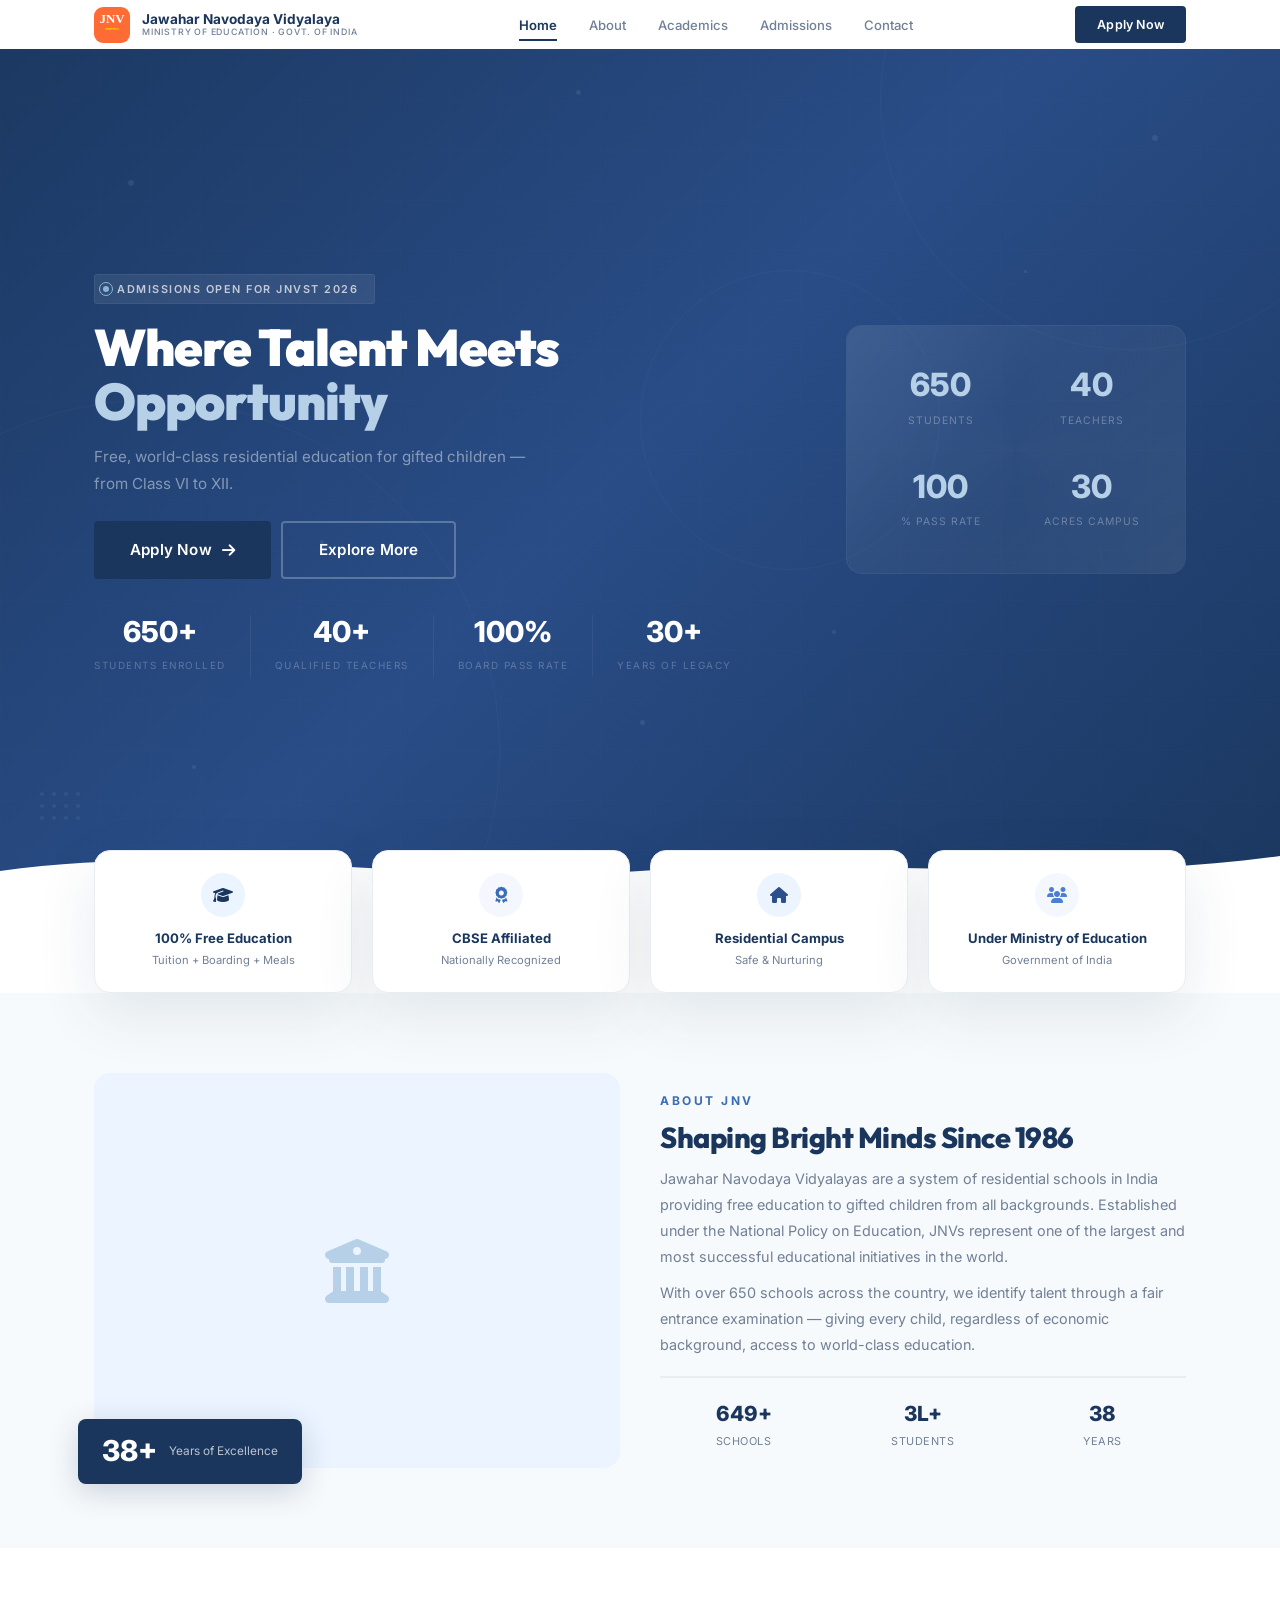
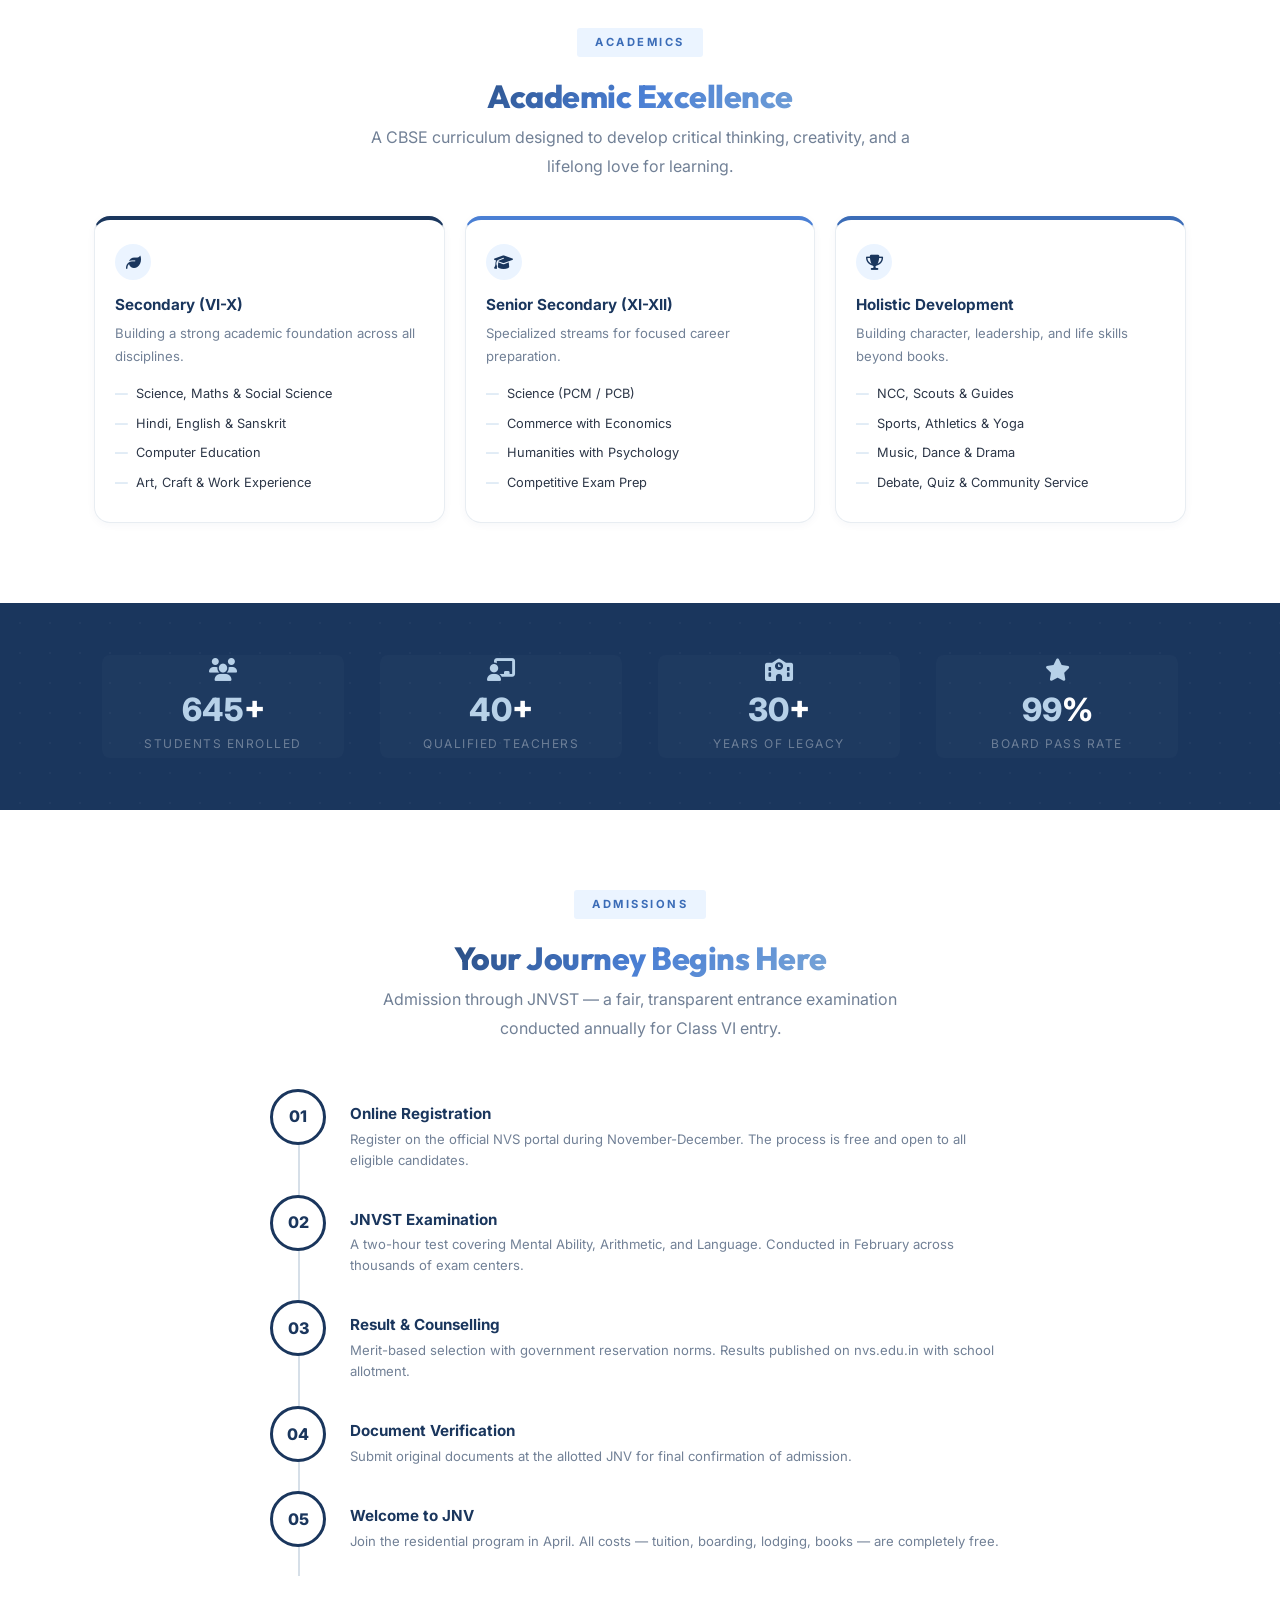
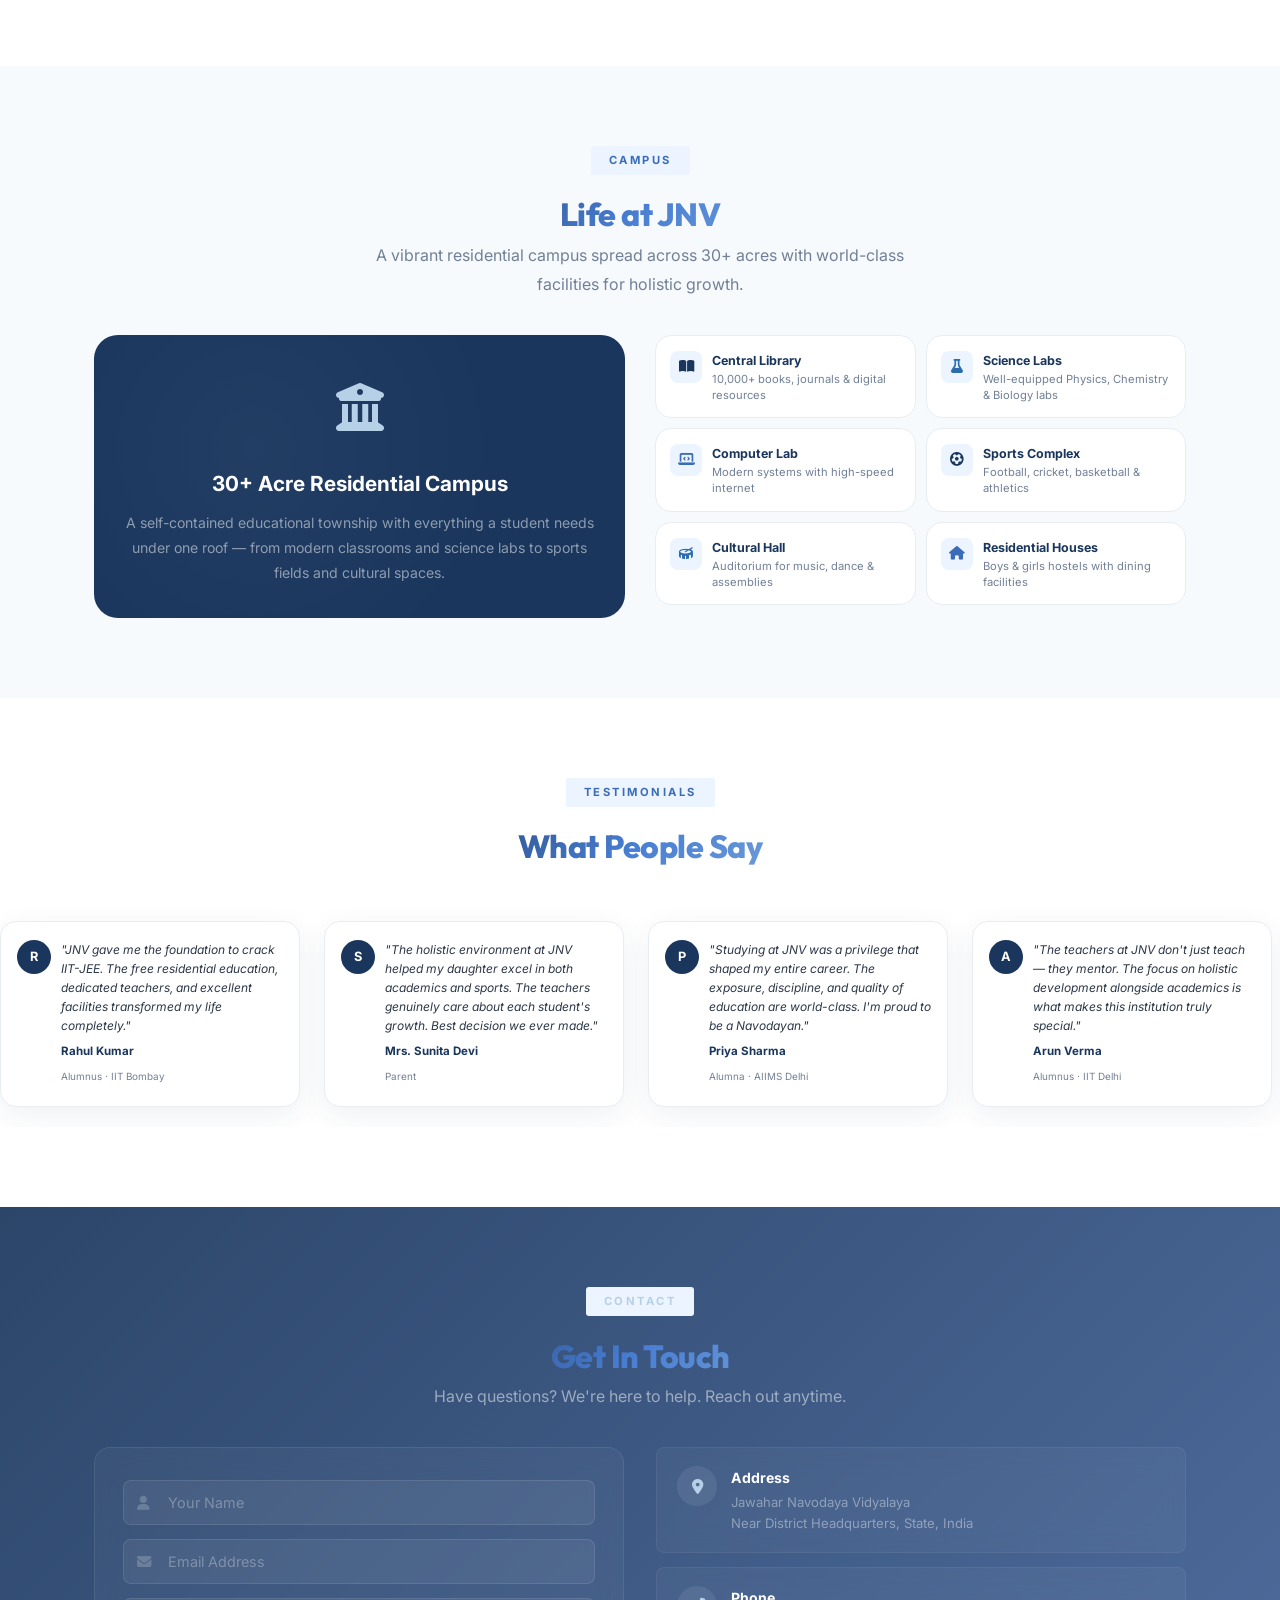
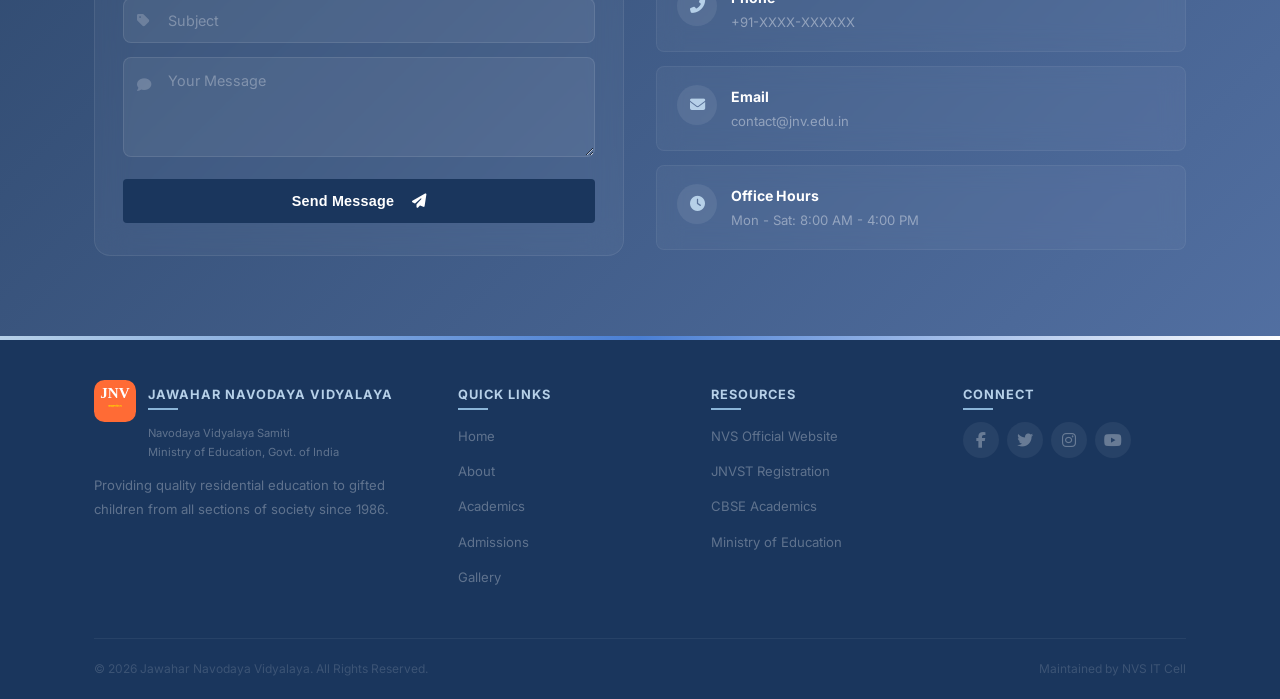
<file: index.html>
<!DOCTYPE html>
<html lang="en">
<head>
  <meta charset="UTF-8">
  <meta name="viewport" content="width=device-width, initial-scale=1.0">
  <title>Jawahar Navodaya Vidyalaya - JNV</title>
  <link rel="stylesheet" href="https://cdnjs.cloudflare.com/ajax/libs/font-awesome/6.5.0/css/all.min.css">
  <link rel="stylesheet" href="css/style.css">
  <link rel="stylesheet" href="css/responsive.css">
</head>
<body>

  <div class="scroll-indicator" id="scrollIndicator"></div>

  <header class="header" id="header">
    <div class="container">
      <nav class="navbar">
        <a href="#" class="nav-brand">
          <img src="assets/images/hero/college-logo.svg" alt="JNV" class="logo">
          <div class="brand-text">
            <span class="brand-name">Jawahar Navodaya Vidyalaya</span>
            <span class="brand-sub">Ministry of Education · Govt. of India</span>
          </div>
        </a>
        <ul class="nav-menu" id="navMenu">
          <li><a href="#hero" class="nav-link active">Home</a></li>
          <li><a href="#about" class="nav-link">About</a></li>
          <li><a href="#academics" class="nav-link">Academics</a></li>
          <li><a href="#admissions" class="nav-link">Admissions</a></li>
          <li><a href="#contact" class="nav-link">Contact</a></li>
        </ul>
        <div class="nav-actions">
          <a href="#admissions" class="btn btn-primary">Apply Now</a>
          <button class="hamburger" id="hamburger" aria-label="Menu">
            <span></span><span></span><span></span>
          </button>
        </div>
      </nav>
    </div>
  </header>

  <!-- ===== HERO ===== -->
  <section class="hero" id="hero">
    <div class="hero-bg">
      <div class="hero-grid"></div>
      <div class="hero-circle hero-circle-1"></div>
      <div class="hero-circle hero-circle-2"></div>
      <div class="hero-circle hero-circle-3"></div>
      <div class="hero-dots">
        <span></span><span></span><span></span><span></span>
        <span></span><span></span><span></span><span></span>
        <span></span><span></span><span></span><span></span>
      </div>
      <div class="hero-particles">
        <span class="hero-particle"></span>
        <span class="hero-particle"></span>
        <span class="hero-particle"></span>
        <span class="hero-particle"></span>
        <span class="hero-particle"></span>
        <span class="hero-particle"></span>
        <span class="hero-particle"></span>
        <span class="hero-particle"></span>
      </div>
    </div>
    <div class="container">
      <div class="hero-content">
        <div class="hero-badge">
          <span class="dot"></span>
          Admissions Open for JNVST 2026
        </div>
        <div class="hero-inner">
          <div class="hero-text">
            <h1>Where Talent Meets <span class="highlight">Opportunity</span></h1>
            <p>Free, world-class residential education for gifted children — from Class VI to XII.</p>
            <div class="hero-cta">
              <a href="#admissions" class="btn btn-primary btn-lg">Apply Now <i class="fas fa-arrow-right"></i></a>
              <a href="#about" class="btn btn-outline btn-lg">Explore More</a>
            </div>
          </div>
          <div class="hero-visual">
            <div class="hero-card">
              <div class="hero-card-grid">
                <div class="hc-item"><span class="num" data-count="650">0</span><span class="lbl">Students</span></div>
                <div class="hc-item"><span class="num" data-count="40">0</span><span class="lbl">Teachers</span></div>
                <div class="hc-item"><span class="num" data-count="100">0</span><span class="lbl">% Pass Rate</span></div>
                <div class="hc-item"><span class="num" data-count="30">0</span><span class="lbl">Acres Campus</span></div>
              </div>
            </div>
          </div>
        </div>
        <div class="hero-stats">
          <div class="hero-stat"><span class="num">650+</span><span class="lbl">Students Enrolled</span></div>
          <div class="hero-stat-divider"></div>
          <div class="hero-stat"><span class="num">40+</span><span class="lbl">Qualified Teachers</span></div>
          <div class="hero-stat-divider"></div>
          <div class="hero-stat"><span class="num">100%</span><span class="lbl">Board Pass Rate</span></div>
          <div class="hero-stat-divider"></div>
          <div class="hero-stat"><span class="num">30+</span><span class="lbl">Years of Legacy</span></div>
        </div>
      </div>
    </div>
    <div class="hero-shape">
      <svg viewBox="0 0 1440 80" preserveAspectRatio="none">
        <path d="M0,80 L0,40 C240,0 480,60 720,40 C960,20 1200,60 1440,20 L1440,80 L0,80 Z"></path>
      </svg>
    </div>
  </section>

  <!-- ===== PILLARS ===== -->
  <section class="pillars" id="pillars">
    <div class="container">
      <div class="pillars-grid">
        <div class="pillar-card reveal r-1">
          <div class="pillar-icon pi-1"><i class="fas fa-graduation-cap"></i></div>
          <div class="pillar-text"><h4>100% Free Education</h4><p>Tuition + Boarding + Meals</p></div>
        </div>
        <div class="pillar-card reveal r-2">
          <div class="pillar-icon pi-2"><i class="fas fa-award"></i></div>
          <div class="pillar-text"><h4>CBSE Affiliated</h4><p>Nationally Recognized</p></div>
        </div>
        <div class="pillar-card reveal r-3">
          <div class="pillar-icon pi-3"><i class="fas fa-home"></i></div>
          <div class="pillar-text"><h4>Residential Campus</h4><p>Safe &amp; Nurturing</p></div>
        </div>
        <div class="pillar-card reveal r-4">
          <div class="pillar-icon pi-4"><i class="fas fa-users"></i></div>
          <div class="pillar-text"><h4>Under Ministry of Education</h4><p>Government of India</p></div>
        </div>
      </div>
    </div>
  </section>

  <!-- ===== ABOUT ===== -->
  <section class="section bg-cream" id="about">
    <div class="container">
      <div class="about-grid">
        <div class="about-visual reveal from-left r-1">
          <div class="about-frame">
            <div class="af-content"><i class="fas fa-building-columns"></i></div>
          </div>
          <div class="about-float">
            <span class="num">38+</span>
            <p>Years of Excellence</p>
          </div>
        </div>
        <div class="about-text reveal from-right r-2">
          <div class="label">About JNV</div>
          <h2>Shaping Bright Minds Since 1986</h2>
          <p>Jawahar Navodaya Vidyalayas are a system of residential schools in India providing free education to gifted children from all backgrounds. Established under the National Policy on Education, JNVs represent one of the largest and most successful educational initiatives in the world.</p>
          <p>With over 650 schools across the country, we identify talent through a fair entrance examination — giving every child, regardless of economic background, access to world-class education.</p>
          <div class="about-stats">
            <div class="as-item"><span class="as-num"><span data-count="650">0</span>+</span><span class="as-label">Schools</span></div>
            <div class="as-item"><span class="as-num"><span data-count="3">0</span>L+</span><span class="as-label">Students</span></div>
            <div class="as-item"><span class="as-num"><span data-count="38">0</span></span><span class="as-label">Years</span></div>
          </div>
        </div>
      </div>
    </div>
  </section>

  <!-- ===== ACADEMICS ===== -->
  <section class="section bg-white" id="academics">
    <div class="container">
      <div class="section-head reveal">
        <span class="section-tag">Academics</span>
        <h2>Academic Excellence</h2>
        <p>A CBSE curriculum designed to develop critical thinking, creativity, and a lifelong love for learning.</p>
      </div>
      <div class="acad-grid">
        <div class="acad-card reveal r-1">
          <div class="acad-icon"><i class="fas fa-leaf"></i></div>
          <h3>Secondary (VI-X)</h3>
          <p>Building a strong academic foundation across all disciplines.</p>
          <ul class="acad-list">
            <li>Science, Maths & Social Science</li>
            <li>Hindi, English & Sanskrit</li>
            <li>Computer Education</li>
            <li>Art, Craft & Work Experience</li>
          </ul>
        </div>
        <div class="acad-card reveal r-2">
          <div class="acad-icon"><i class="fas fa-graduation-cap"></i></div>
          <h3>Senior Secondary (XI-XII)</h3>
          <p>Specialized streams for focused career preparation.</p>
          <ul class="acad-list">
            <li>Science (PCM / PCB)</li>
            <li>Commerce with Economics</li>
            <li>Humanities with Psychology</li>
            <li>Competitive Exam Prep</li>
          </ul>
        </div>
        <div class="acad-card reveal r-3">
          <div class="acad-icon"><i class="fas fa-trophy"></i></div>
          <h3>Holistic Development</h3>
          <p>Building character, leadership, and life skills beyond books.</p>
          <ul class="acad-list">
            <li>NCC, Scouts & Guides</li>
            <li>Sports, Athletics & Yoga</li>
            <li>Music, Dance & Drama</li>
            <li>Debate, Quiz & Community Service</li>
          </ul>
        </div>
      </div>
    </div>
  </section>

  <!-- ===== STATS ===== -->
  <section class="stats-bar">
    <div class="container">
      <div class="stats-row">
        <div class="s-item reveal r-1"><i class="s-icon fas fa-users"></i><span class="s-num"><span data-count="650">0</span>+</span><span class="s-lbl">Students Enrolled</span></div>
        <div class="s-item reveal r-2"><i class="s-icon fas fa-chalkboard-user"></i><span class="s-num"><span data-count="40">0</span>+</span><span class="s-lbl">Qualified Teachers</span></div>
        <div class="s-item reveal r-3"><i class="s-icon fas fa-school"></i><span class="s-num"><span data-count="30">0</span>+</span><span class="s-lbl">Years of Legacy</span></div>
        <div class="s-item reveal r-4"><i class="s-icon fas fa-star"></i><span class="s-num"><span data-count="100">0</span>%</span><span class="s-lbl">Board Pass Rate</span></div>
      </div>
    </div>
  </section>

  <!-- ===== ADMISSIONS ===== -->
  <section class="section bg-white" id="admissions">
    <div class="container">
      <div class="section-head reveal">
        <span class="section-tag">Admissions</span>
        <h2>Your Journey Begins Here</h2>
        <p>Admission through JNVST — a fair, transparent entrance examination conducted annually for Class VI entry.</p>
      </div>
      <div class="timeline">
        <div class="tl-item"><div class="tl-marker">01</div><div class="tl-content"><h3>Online Registration</h3><p>Register on the official NVS portal during November-December. The process is free and open to all eligible candidates.</p></div></div>
        <div class="tl-item"><div class="tl-marker">02</div><div class="tl-content"><h3>JNVST Examination</h3><p>A two-hour test covering Mental Ability, Arithmetic, and Language. Conducted in February across thousands of exam centers.</p></div></div>
        <div class="tl-item"><div class="tl-marker">03</div><div class="tl-content"><h3>Result & Counselling</h3><p>Merit-based selection with government reservation norms. Results published on nvs.edu.in with school allotment.</p></div></div>
        <div class="tl-item"><div class="tl-marker">04</div><div class="tl-content"><h3>Document Verification</h3><p>Submit original documents at the allotted JNV for final confirmation of admission.</p></div></div>
        <div class="tl-item"><div class="tl-marker">05</div><div class="tl-content"><h3>Welcome to JNV</h3><p>Join the residential program in April. All costs — tuition, boarding, lodging, books — are completely free.</p></div></div>
      </div>
    </div>
  </section>

  <!-- ===== CAMPUS ===== -->
  <section class="section bg-cream" id="campus">
    <div class="container">
      <div class="section-head reveal">
        <span class="section-tag">Campus</span>
        <h2>Life at JNV</h2>
        <p>A vibrant residential campus spread across 30+ acres with world-class facilities for holistic growth.</p>
      </div>
      <div class="campus-showcase">
        <div class="cs-featured reveal r-1">
          <div class="csf-icon"><i class="fas fa-building-columns"></i></div>
          <div class="csf-text">
            <h3>30+ Acre Residential Campus</h3>
            <p>A self-contained educational township with everything a student needs under one roof — from modern classrooms and science labs to sports fields and cultural spaces.</p>
          </div>
        </div>
        <div class="cs-list">
          <div class="cs-item reveal r-1"><div class="csi-icon" style="background:var(--primary-100);color:var(--primary);"><i class="fas fa-book-open"></i></div><div class="csi-text"><h4>Central Library</h4><p>10,000+ books, journals & digital resources</p></div></div>
          <div class="cs-item reveal r-2"><div class="csi-icon" style="background:#EBF4FF;color:#2B6CB0;"><i class="fas fa-flask"></i></div><div class="csi-text"><h4>Science Labs</h4><p>Well-equipped Physics, Chemistry & Biology labs</p></div></div>
          <div class="cs-item reveal r-1"><div class="csi-icon" style="background:var(--primary-100);color:var(--primary-600);"><i class="fas fa-laptop-code"></i></div><div class="csi-text"><h4>Computer Lab</h4><p>Modern systems with high-speed internet</p></div></div>
          <div class="cs-item reveal r-2"><div class="csi-icon" style="background:#EBF4FF;color:var(--primary);"><i class="fas fa-futbol"></i></div><div class="csi-text"><h4>Sports Complex</h4><p>Football, cricket, basketball & athletics</p></div></div>
          <div class="cs-item reveal r-1"><div class="csi-icon" style="background:var(--primary-100);color:#2B6CB0;"><i class="fas fa-drum"></i></div><div class="csi-text"><h4>Cultural Hall</h4><p>Auditorium for music, dance & assemblies</p></div></div>
          <div class="cs-item reveal r-2"><div class="csi-icon" style="background:#EBF4FF;color:var(--primary-600);"><i class="fas fa-home"></i></div><div class="csi-text"><h4>Residential Houses</h4><p>Boys & girls hostels with dining facilities</p></div></div>
        </div>
      </div>
    </div>
  </section>

  <!-- Gallery section removed — photos will be added later -->

  <!-- ===== NOTICES ===== -->
  <section class="section bg-cream" id="notices" style="display:none;">
    <div class="container">
      <div class="section-head reveal">
        <span class="section-tag">Updates</span>
        <h2>Notices & Announcements</h2>
      </div>
      <div class="notices-list" id="noticesList"></div>
    </div>
  </section>

  <!-- ===== TESTIMONIALS ===== -->
  <section class="section bg-white" id="testimonials">
    <div class="container">
      <div class="section-head reveal">
        <span class="section-tag">Testimonials</span>
        <h2>What People Say</h2>
      </div>
    </div>
    <div class="testi-float-wrap">
      <div class="testi-float-track" id="testiTrack">
        <div class="testi-float-card">
          <div class="tfc-icon">R</div>
          <div class="tfc-text">
            <p>"JNV gave me the foundation to crack IIT-JEE. The free residential education, dedicated teachers, and excellent facilities transformed my life completely."</p>
            <strong>Rahul Kumar</strong>
            <span>Alumnus · IIT Bombay</span>
          </div>
        </div>
        <div class="testi-float-card">
          <div class="tfc-icon">S</div>
          <div class="tfc-text">
            <p>"The holistic environment at JNV helped my daughter excel in both academics and sports. The teachers genuinely care about each student's growth. Best decision we ever made."</p>
            <strong>Mrs. Sunita Devi</strong>
            <span>Parent</span>
          </div>
        </div>
        <div class="testi-float-card">
          <div class="tfc-icon">P</div>
          <div class="tfc-text">
            <p>"Studying at JNV was a privilege that shaped my entire career. The exposure, discipline, and quality of education are world-class. I'm proud to be a Navodayan."</p>
            <strong>Priya Sharma</strong>
            <span>Alumna · AIIMS Delhi</span>
          </div>
        </div>
        <div class="testi-float-card">
          <div class="tfc-icon">A</div>
          <div class="tfc-text">
            <p>"The teachers at JNV don't just teach — they mentor. The focus on holistic development alongside academics is what makes this institution truly special."</p>
            <strong>Arun Verma</strong>
            <span>Alumnus · IIT Delhi</span>
          </div>
        </div>
        <div class="testi-float-card">
          <div class="tfc-icon">N</div>
          <div class="tfc-text">
            <p>"JNV gave my son a disciplined yet nurturing environment. The residential program built his character and independence. Forever grateful to this institution."</p>
            <strong>Mrs. Neha Gupta</strong>
            <span>Parent</span>
          </div>
        </div>
        <div class="testi-float-card">
          <div class="tfc-icon">V</div>
          <div class="tfc-text">
            <p>"Being a Navodayan shaped who I am today. The exposure, the competitions, the sports — everything contributed to my growth. Proud to be part of this legacy."</p>
            <strong>Vikram Singh</strong>
            <span>Alumnus · NIT Trichy</span>
          </div>
        </div>
      </div>
    </div>
  </section>

  <!-- ===== GET IN TOUCH ===== -->
  <section class="section git-section" id="contact">
    <div class="git-bg">
      <div class="git-overlay"></div>
    </div>
    <div class="container">
      <div class="section-head reveal" style="position:relative;z-index:1;">
        <span class="section-tag" style="color:var(--primary-200)">Contact</span>
        <h2 style="color:var(--white)">Get In Touch</h2>
        <p style="color:rgba(255,255,255,0.5)">Have questions? We're here to help. Reach out anytime.</p>
      </div>
      <div class="git-grid">
        <div class="git-card reveal from-left r-1">
          <form id="contactForm">
            <div class="git-input-group">
              <input type="text" placeholder="Your Name" required>
              <span class="git-input-icon"><i class="fas fa-user"></i></span>
            </div>
            <div class="git-input-group">
              <input type="email" placeholder="Email Address" required>
              <span class="git-input-icon"><i class="fas fa-envelope"></i></span>
            </div>
            <div class="git-input-group">
              <input type="text" placeholder="Subject">
              <span class="git-input-icon"><i class="fas fa-tag"></i></span>
            </div>
            <div class="git-input-group">
              <textarea placeholder="Your Message" rows="4" required></textarea>
              <span class="git-input-icon git-textarea-icon"><i class="fas fa-comment"></i></span>
            </div>
            <button type="submit" class="btn btn-primary btn-block">Send Message <i class="fas fa-paper-plane"></i></button>
          </form>
        </div>
        <div class="git-contact reveal from-right r-2">
          <div class="git-contact-card">
            <div class="git-c-icon"><i class="fas fa-map-marker-alt"></i></div>
            <div><h4>Address</h4><p>Jawahar Navodaya Vidyalaya<br>Near District Headquarters, State, India</p></div>
          </div>
          <div class="git-contact-card">
            <div class="git-c-icon"><i class="fas fa-phone-alt"></i></div>
            <div><h4>Phone</h4><p>+91-XXXX-XXXXXX</p></div>
          </div>
          <div class="git-contact-card">
            <div class="git-c-icon"><i class="fas fa-envelope"></i></div>
            <div><h4>Email</h4><p>contact@jnv.edu.in</p></div>
          </div>
          <div class="git-contact-card">
            <div class="git-c-icon"><i class="fas fa-clock"></i></div>
            <div><h4>Office Hours</h4><p>Mon - Sat: 8:00 AM - 4:00 PM</p></div>
          </div>
        </div>
      </div>
    </div>
  </section>

  <footer class="footer">
    <div class="container">
      <div class="footer-grid">
        <div class="footer-col">
          <div class="footer-brand">
            <img src="assets/images/hero/college-logo.svg" alt="JNV" class="footer-logo">
            <div><h4>Jawahar Navodaya Vidyalaya</h4><p>Navodaya Vidyalaya Samiti<br>Ministry of Education, Govt. of India</p></div>
          </div>
          <p class="footer-desc">Providing quality residential education to gifted children from all sections of society since 1986.</p>
        </div>
        <div class="footer-col">
          <h4>Quick Links</h4>
          <ul>
            <li><a href="#hero">Home</a></li>
            <li><a href="#about">About</a></li>
            <li><a href="#academics">Academics</a></li>
            <li><a href="#admissions">Admissions</a></li>
            <li><a href="#gallery">Gallery</a></li>
          </ul>
        </div>
        <div class="footer-col">
          <h4>Resources</h4>
          <ul>
            <li><a href="https://navodaya.gov.in" target="_blank" rel="noopener">NVS Official Website</a></li>
            <li><a href="https://cbseitms.nic.in/nvs" target="_blank" rel="noopener">JNVST Registration</a></li>
            <li><a href="https://cbse.gov.in" target="_blank" rel="noopener">CBSE Academics</a></li>
            <li><a href="https://education.gov.in" target="_blank" rel="noopener">Ministry of Education</a></li>
          </ul>
        </div>
        <div class="footer-col">
          <h4>Connect</h4>
          <div class="social-links">
            <a href="#" aria-label="Facebook"><i class="fab fa-facebook-f"></i></a>
            <a href="#" aria-label="Twitter"><i class="fab fa-twitter"></i></a>
            <a href="#" aria-label="Instagram"><i class="fab fa-instagram"></i></a>
            <a href="#" aria-label="YouTube"><i class="fab fa-youtube"></i></a>
          </div>
        </div>
      </div>
      <div class="footer-bottom">
        <p>&copy; 2026 Jawahar Navodaya Vidyalaya. All Rights Reserved.</p>
        <p>Maintained by NVS IT Cell</p>
      </div>
    </div>
  </footer>

  <button class="back-top" id="backTop"><i class="fas fa-arrow-up"></i></button>

  <script src="js/main.js"></script>
</body>
</html>
</file>
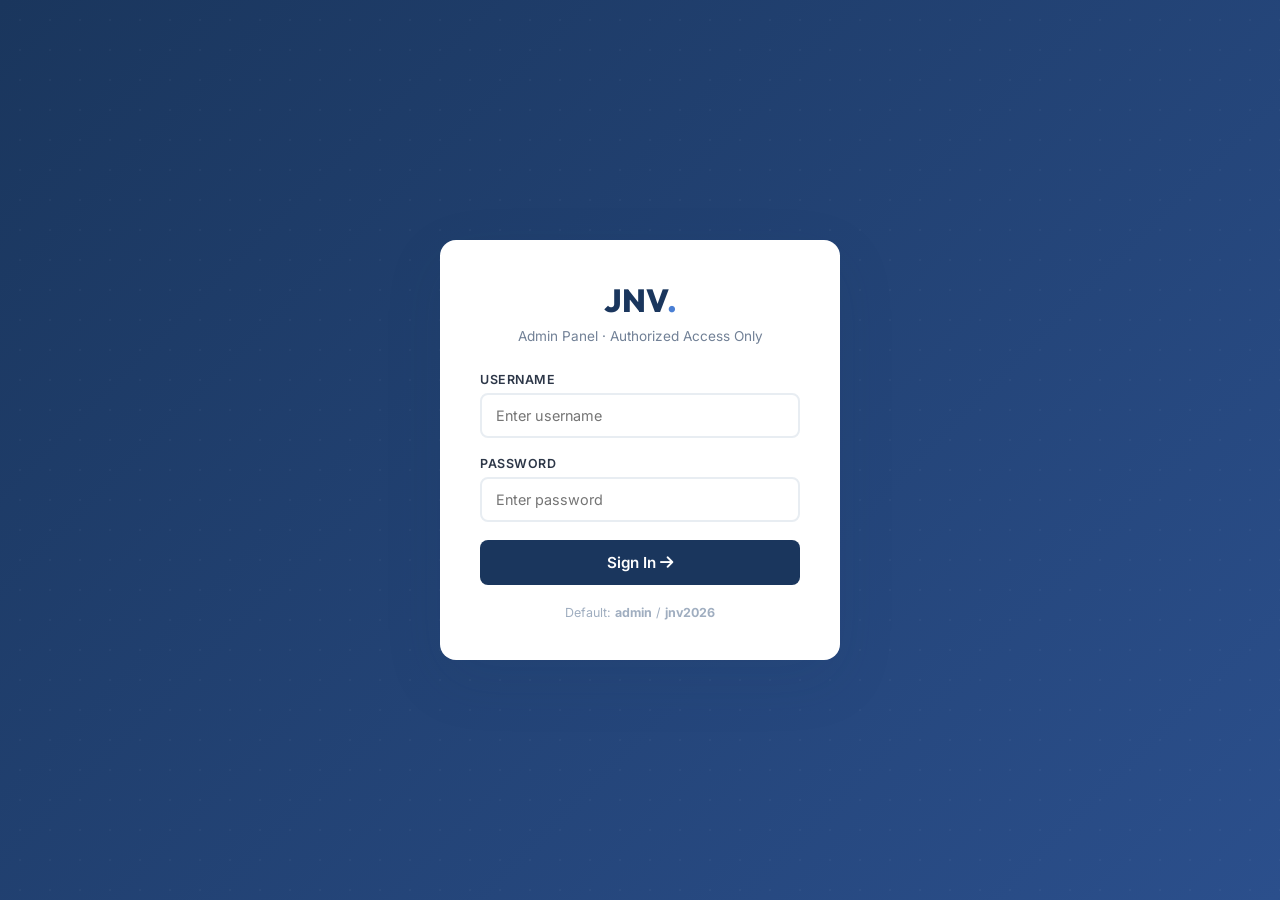
<file: college-website/admin/index.html>
<!DOCTYPE html>
<html lang="en">
<head>
  <meta charset="UTF-8">
  <meta name="viewport" content="width=device-width, initial-scale=1.0">
  <title>Admin Login - JNV</title>
  <link rel="stylesheet" href="https://cdnjs.cloudflare.com/ajax/libs/font-awesome/6.5.0/css/all.min.css">
  <link rel="stylesheet" href="css/admin.css">
</head>
<body>
  <div class="login-page">
    <div class="login-box">
      <div class="login-logo">JNV<span>.</span></div>
      <div class="login-sub">Admin Panel · Authorized Access Only</div>
      <div class="login-error" id="loginError"><i class="fas fa-exclamation-circle"></i> <span id="loginErrorText"></span></div>
      <form id="loginForm" autocomplete="off">
        <div class="form-group">
          <label>Username</label>
          <input type="text" id="loginUser" placeholder="Enter username" required>
        </div>
        <div class="form-group">
          <label>Password</label>
          <input type="password" id="loginPass" placeholder="Enter password" required>
        </div>
        <button type="submit" class="login-btn" id="loginBtn">Sign In <i class="fas fa-arrow-right"></i></button>
      </form>
      <div class="login-footer">
        Default: <strong>admin</strong> / <strong>jnv2026</strong>
      </div>
    </div>
  </div>
  <script src="js/admin.js"></script>
</body>
</html>
</file>
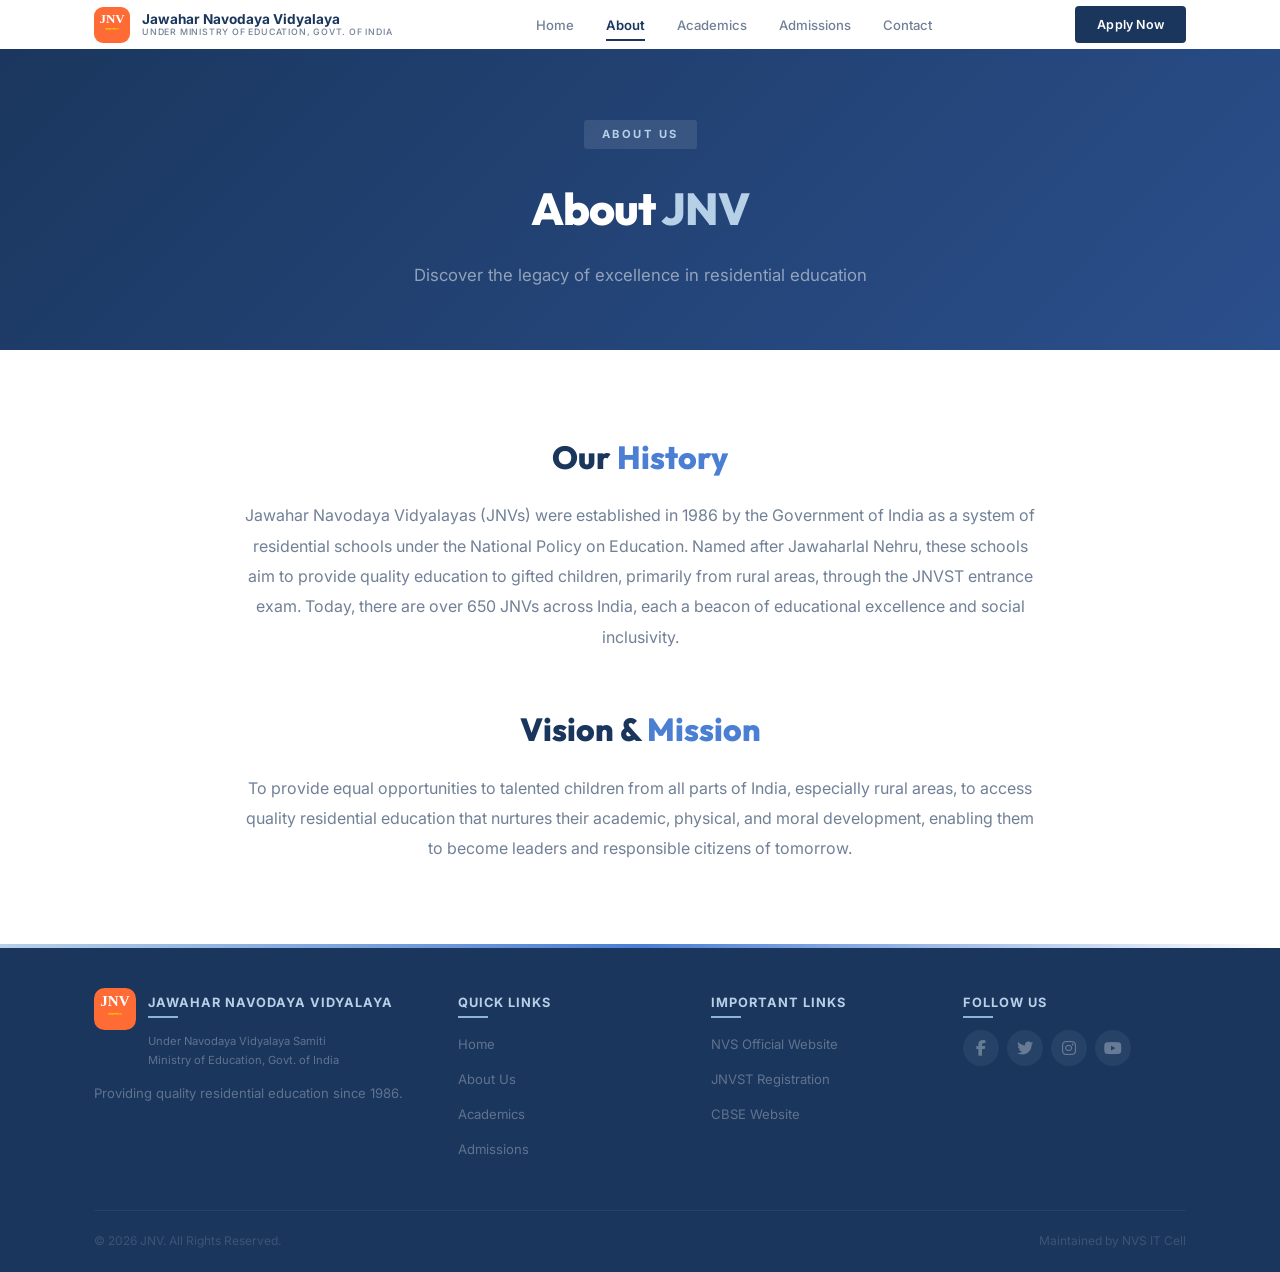
<file: pages/about.html>
<!DOCTYPE html>
<html lang="en">
<head>
  <meta charset="UTF-8">
  <meta name="viewport" content="width=device-width, initial-scale=1.0">
  <title>About Us - Jawahar Navodaya Vidyalaya</title>
  <link rel="stylesheet" href="https://cdnjs.cloudflare.com/ajax/libs/font-awesome/6.5.0/css/all.min.css">
  <link rel="stylesheet" href="../css/style.css">
  <link rel="stylesheet" href="../css/responsive.css">
</head>
<body>
  <div id="loader"><div class="loader-ring"></div></div>

  <header class="header" id="header">
    <div class="container">
      <nav class="navbar">
        <a href="../index.html" class="nav-brand">
          <img src="../assets/images/hero/college-logo.svg" alt="JNV Logo" class="logo">
          <div class="brand-text">
            <span class="brand-name">Jawahar Navodaya Vidyalaya</span>
            <span class="brand-sub">Under Ministry of Education, Govt. of India</span>
          </div>
        </a>
        <ul class="nav-menu" id="navMenu">
          <li><a href="../index.html" class="nav-link">Home</a></li>
          <li><a href="about.html" class="nav-link active">About</a></li>
          <li><a href="academics.html" class="nav-link">Academics</a></li>
          <li><a href="admissions.html" class="nav-link">Admissions</a></li>
          <li><a href="../index.html#contact" class="nav-link">Contact</a></li>
        </ul>
        <div class="nav-actions">
          <a href="admissions.html" class="btn btn-primary">Apply Now</a>
          <button class="hamburger" id="hamburger" aria-label="Menu"><span></span><span></span><span></span></button>
        </div>
      </nav>
    </div>
  </header>

  <section style="padding:120px 0 60px;background:linear-gradient(135deg,var(--primary),var(--primary-700));text-align:center;">
    <div class="container">
      <span class="section-tag" style="background:rgba(255,255,255,0.1);color:var(--primary-200);border:none;">About Us</span>
      <h1 style="font-size:2.8rem;font-weight:800;color:var(--white);font-family:'Outfit',sans-serif;margin-bottom:14px;letter-spacing:-1px;">About <span style="color:var(--primary-200);">JNV</span></h1>
      <p style="color:rgba(255,255,255,0.5);font-size:1.05rem;max-width:600px;margin:0 auto;">Discover the legacy of excellence in residential education</p>
    </div>
  </section>

  <section class="section bg-white">
    <div class="container">
      <div style="max-width:800px;margin:0 auto;">
        <div style="text-align:center;margin-bottom:50px;">
          <h2 style="font-size:2rem;font-weight:800;font-family:'Outfit',sans-serif;margin-bottom:16px;color:var(--primary);">Our <span style="color:var(--primary-500);">History</span></h2>
          <p style="color:var(--text-light);line-height:1.9;font-size:1rem;">Jawahar Navodaya Vidyalayas (JNVs) were established in 1986 by the Government of India as a system of residential schools under the National Policy on Education. Named after Jawaharlal Nehru, these schools aim to provide quality education to gifted children, primarily from rural areas, through the JNVST entrance exam. Today, there are over 650 JNVs across India, each a beacon of educational excellence and social inclusivity.</p>
        </div>
        <div style="text-align:center;">
          <h2 style="font-size:2rem;font-weight:800;font-family:'Outfit',sans-serif;margin-bottom:16px;color:var(--primary);">Vision & <span style="color:var(--primary-500);">Mission</span></h2>
          <p style="color:var(--text-light);line-height:1.9;font-size:1rem;">To provide equal opportunities to talented children from all parts of India, especially rural areas, to access quality residential education that nurtures their academic, physical, and moral development, enabling them to become leaders and responsible citizens of tomorrow.</p>
        </div>
      </div>
    </div>
  </section>

  <footer class="footer">
    <div class="container">
      <div class="footer-grid">
        <div class="footer-col">
          <div class="footer-brand">
            <img src="../assets/images/hero/college-logo.svg" alt="JNV" class="footer-logo">
            <div><h4>Jawahar Navodaya Vidyalaya</h4><p>Under Navodaya Vidyalaya Samiti<br>Ministry of Education, Govt. of India</p></div>
          </div>
          <p class="footer-desc">Providing quality residential education since 1986.</p>
        </div>
        <div class="footer-col">
          <h4>Quick Links</h4>
          <ul>
            <li><a href="../index.html">Home</a></li>
            <li><a href="about.html">About Us</a></li>
            <li><a href="academics.html">Academics</a></li>
            <li><a href="admissions.html">Admissions</a></li>
          </ul>
        </div>
        <div class="footer-col">
          <h4>Important Links</h4>
          <ul>
            <li><a href="#">NVS Official Website</a></li>
            <li><a href="#">JNVST Registration</a></li>
            <li><a href="#">CBSE Website</a></li>
          </ul>
        </div>
        <div class="footer-col">
          <h4>Follow Us</h4>
          <div class="social-links">
            <a href="#"><i class="fab fa-facebook-f"></i></a>
            <a href="#"><i class="fab fa-twitter"></i></a>
            <a href="#"><i class="fab fa-instagram"></i></a>
            <a href="#"><i class="fab fa-youtube"></i></a>
          </div>
        </div>
      </div>
      <div class="footer-bottom">
        <p>&copy; 2026 JNV. All Rights Reserved.</p>
        <p>Maintained by NVS IT Cell</p>
      </div>
    </div>
  </footer>

  <button class="back-top" id="backTop"><i class="fas fa-arrow-up"></i></button>
  <script src="../js/main.js"></script>
</body>
</html>
</file>
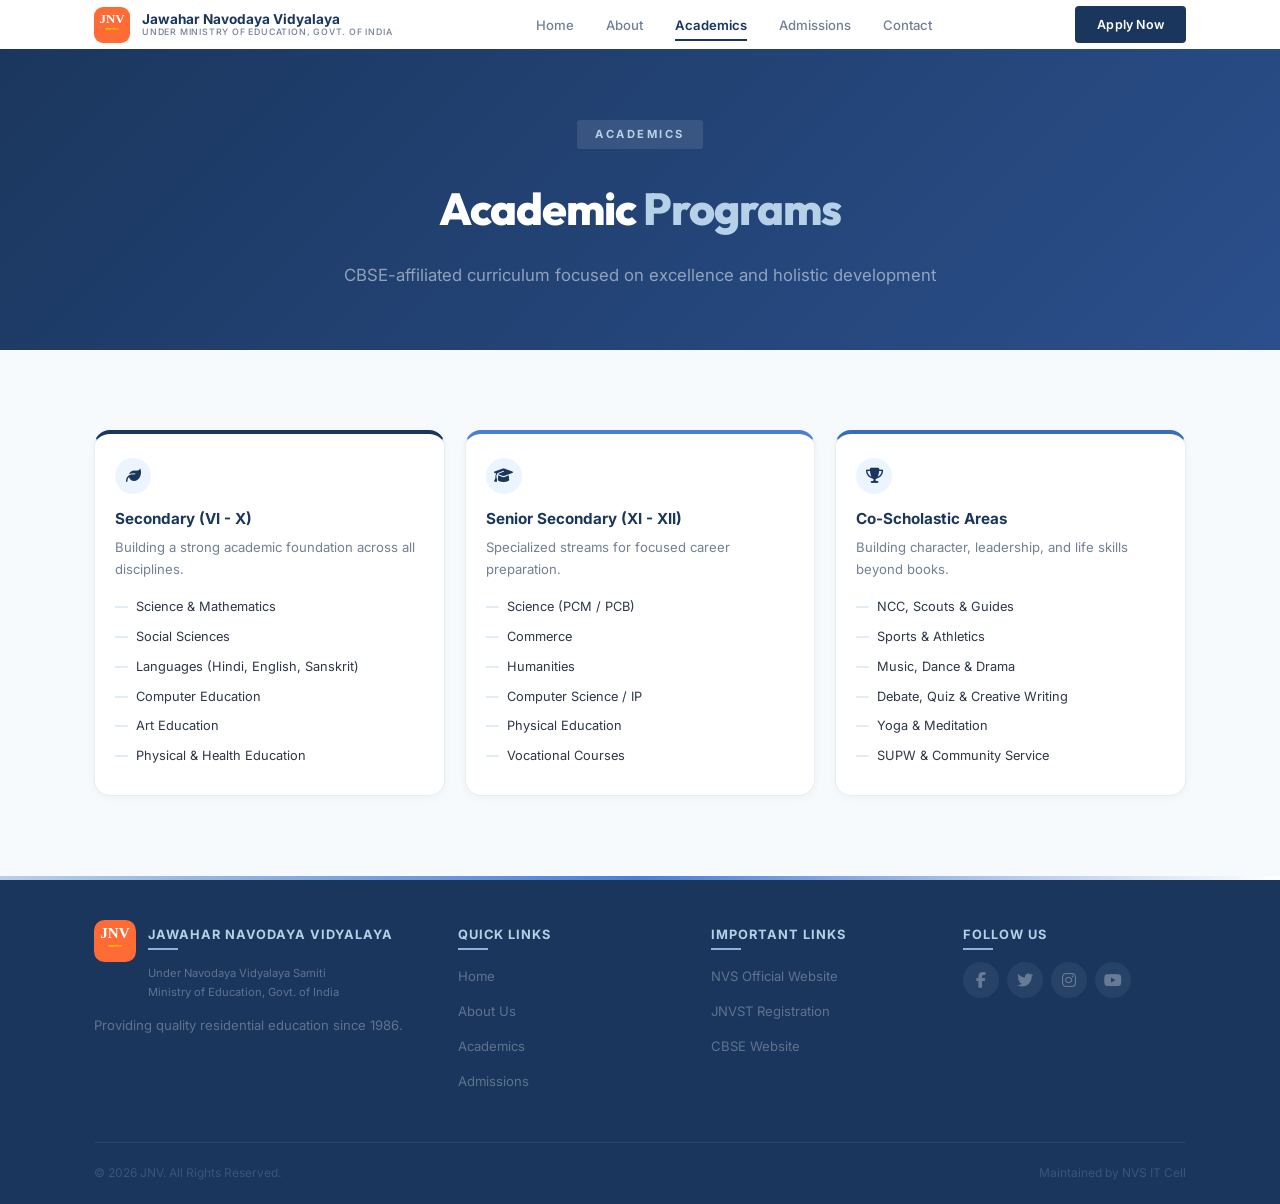
<file: pages/academics.html>
<!DOCTYPE html>
<html lang="en">
<head>
  <meta charset="UTF-8">
  <meta name="viewport" content="width=device-width, initial-scale=1.0">
  <title>Academics - Jawahar Navodaya Vidyalaya</title>
  <link rel="stylesheet" href="https://cdnjs.cloudflare.com/ajax/libs/font-awesome/6.5.0/css/all.min.css">
  <link rel="stylesheet" href="../css/style.css">
  <link rel="stylesheet" href="../css/responsive.css">
</head>
<body>
  <div id="loader"><div class="loader-ring"></div></div>

  <header class="header" id="header">
    <div class="container">
      <nav class="navbar">
        <a href="../index.html" class="nav-brand">
          <img src="../assets/images/hero/college-logo.svg" alt="JNV Logo" class="logo">
          <div class="brand-text">
            <span class="brand-name">Jawahar Navodaya Vidyalaya</span>
            <span class="brand-sub">Under Ministry of Education, Govt. of India</span>
          </div>
        </a>
        <ul class="nav-menu" id="navMenu">
          <li><a href="../index.html" class="nav-link">Home</a></li>
          <li><a href="about.html" class="nav-link">About</a></li>
          <li><a href="academics.html" class="nav-link active">Academics</a></li>
          <li><a href="admissions.html" class="nav-link">Admissions</a></li>
          <li><a href="../index.html#contact" class="nav-link">Contact</a></li>
        </ul>
        <div class="nav-actions">
          <a href="admissions.html" class="btn btn-primary">Apply Now</a>
          <button class="hamburger" id="hamburger" aria-label="Menu"><span></span><span></span><span></span></button>
        </div>
      </nav>
    </div>
  </header>

  <section style="padding:120px 0 60px;background:linear-gradient(135deg,var(--primary),var(--primary-700));text-align:center;">
    <div class="container">
      <span class="section-tag" style="background:rgba(255,255,255,0.1);color:var(--primary-200);border:none;">Academics</span>
      <h1 style="font-size:2.8rem;font-weight:800;color:var(--white);font-family:'Outfit',sans-serif;margin-bottom:14px;letter-spacing:-1px;">Academic <span style="color:var(--primary-200);">Programs</span></h1>
      <p style="color:rgba(255,255,255,0.5);font-size:1.05rem;max-width:600px;margin:0 auto;">CBSE-affiliated curriculum focused on excellence and holistic development</p>
    </div>
  </section>

  <section class="section bg-cream">
    <div class="container">
      <div class="acad-grid">
        <div class="acad-card reveal r-1">
          <div class="acad-icon"><i class="fas fa-leaf"></i></div>
          <h3>Secondary (VI - X)</h3>
          <p>Building a strong academic foundation across all disciplines.</p>
          <ul class="acad-list">
            <li>Science & Mathematics</li>
            <li>Social Sciences</li>
            <li>Languages (Hindi, English, Sanskrit)</li>
            <li>Computer Education</li>
            <li>Art Education</li>
            <li>Physical & Health Education</li>
          </ul>
        </div>
        <div class="acad-card reveal r-2">
          <div class="acad-icon"><i class="fas fa-graduation-cap"></i></div>
          <h3>Senior Secondary (XI - XII)</h3>
          <p>Specialized streams for focused career preparation.</p>
          <ul class="acad-list">
            <li>Science (PCM / PCB)</li>
            <li>Commerce</li>
            <li>Humanities</li>
            <li>Computer Science / IP</li>
            <li>Physical Education</li>
            <li>Vocational Courses</li>
          </ul>
        </div>
        <div class="acad-card reveal r-3">
          <div class="acad-icon"><i class="fas fa-trophy"></i></div>
          <h3>Co-Scholastic Areas</h3>
          <p>Building character, leadership, and life skills beyond books.</p>
          <ul class="acad-list">
            <li>NCC, Scouts & Guides</li>
            <li>Sports & Athletics</li>
            <li>Music, Dance & Drama</li>
            <li>Debate, Quiz & Creative Writing</li>
            <li>Yoga & Meditation</li>
            <li>SUPW & Community Service</li>
          </ul>
        </div>
      </div>
    </div>
  </section>

  <footer class="footer">
    <div class="container">
      <div class="footer-grid">
        <div class="footer-col">
          <div class="footer-brand">
            <img src="../assets/images/hero/college-logo.svg" alt="JNV" class="footer-logo">
            <div><h4>Jawahar Navodaya Vidyalaya</h4><p>Under Navodaya Vidyalaya Samiti<br>Ministry of Education, Govt. of India</p></div>
          </div>
          <p class="footer-desc">Providing quality residential education since 1986.</p>
        </div>
        <div class="footer-col">
          <h4>Quick Links</h4>
          <ul>
            <li><a href="../index.html">Home</a></li>
            <li><a href="about.html">About Us</a></li>
            <li><a href="academics.html">Academics</a></li>
            <li><a href="admissions.html">Admissions</a></li>
          </ul>
        </div>
        <div class="footer-col">
          <h4>Important Links</h4>
          <ul>
            <li><a href="#">NVS Official Website</a></li>
            <li><a href="#">JNVST Registration</a></li>
            <li><a href="#">CBSE Website</a></li>
          </ul>
        </div>
        <div class="footer-col">
          <h4>Follow Us</h4>
          <div class="social-links">
            <a href="#"><i class="fab fa-facebook-f"></i></a>
            <a href="#"><i class="fab fa-twitter"></i></a>
            <a href="#"><i class="fab fa-instagram"></i></a>
            <a href="#"><i class="fab fa-youtube"></i></a>
          </div>
        </div>
      </div>
      <div class="footer-bottom">
        <p>&copy; 2026 JNV. All Rights Reserved.</p>
        <p>Maintained by NVS IT Cell</p>
      </div>
    </div>
  </footer>

  <button class="back-top" id="backTop"><i class="fas fa-arrow-up"></i></button>
  <script src="../js/main.js"></script>
</body>
</html>
</file>
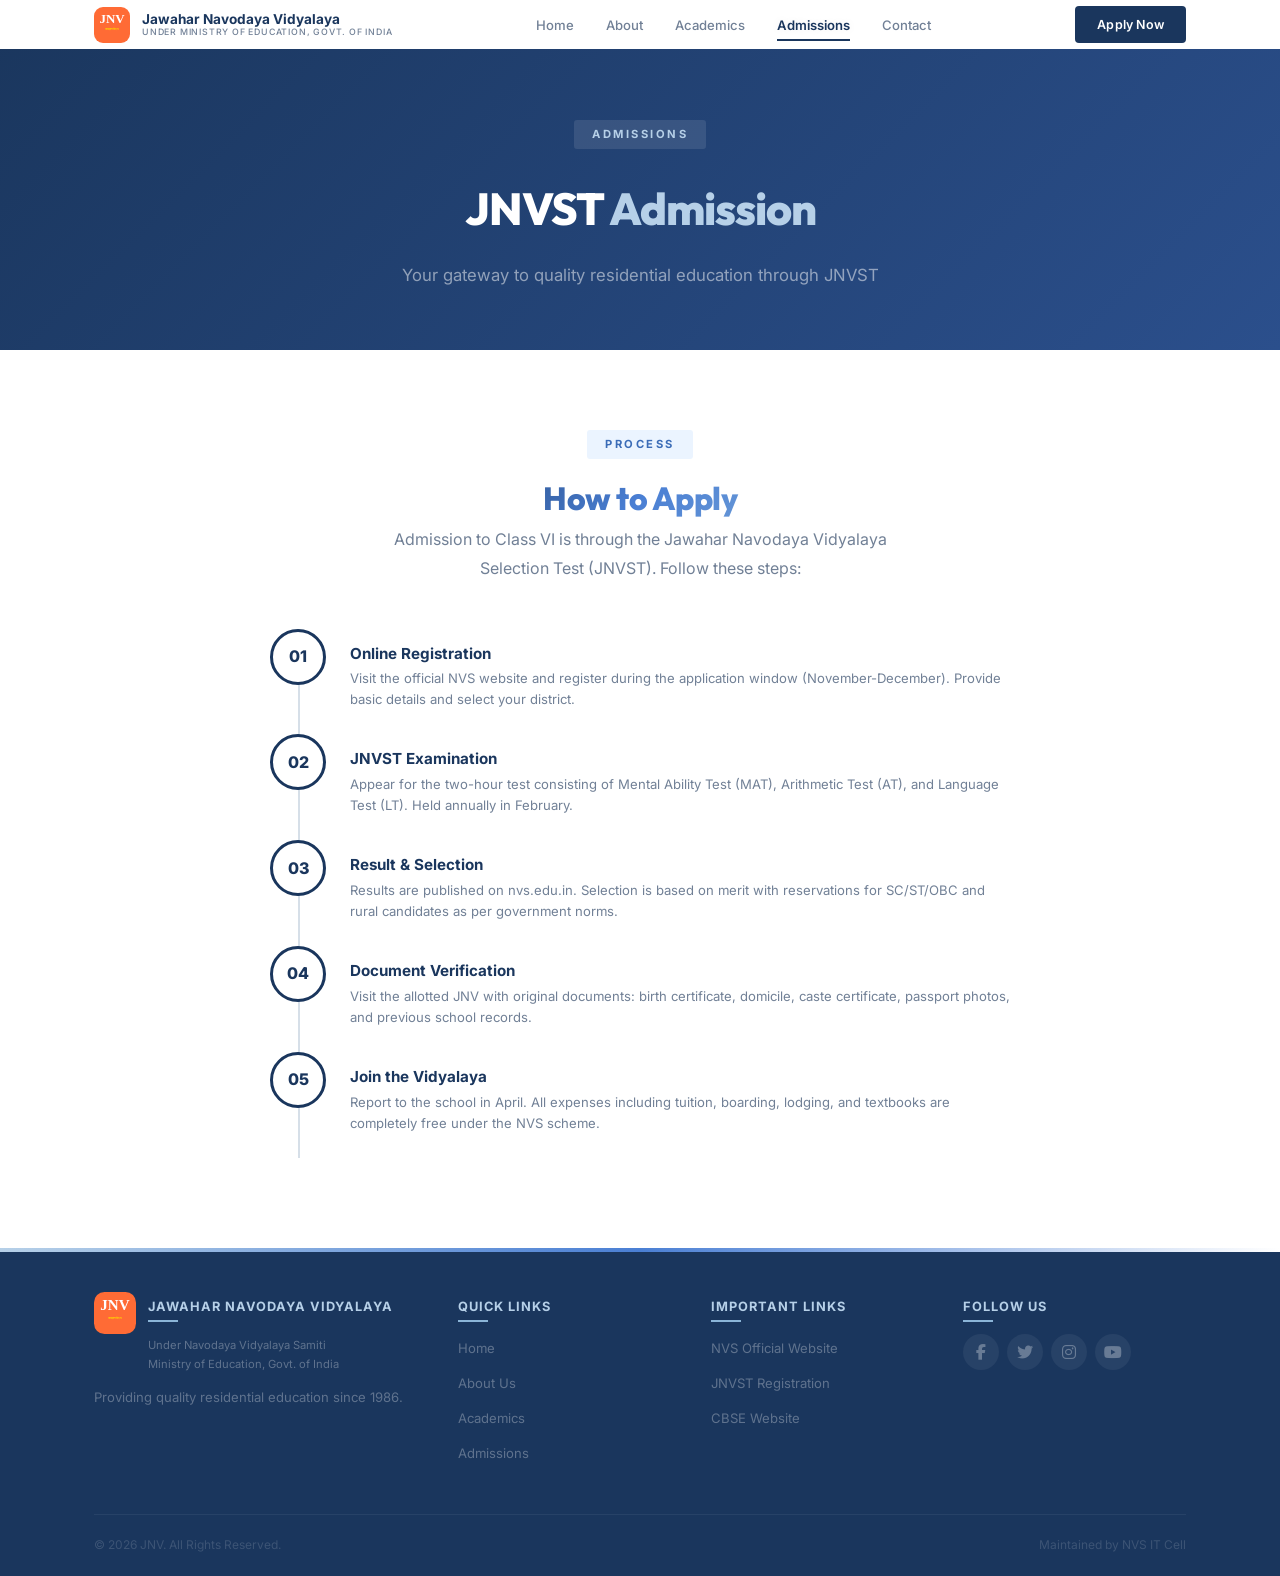
<file: pages/admissions.html>
<!DOCTYPE html>
<html lang="en">
<head>
  <meta charset="UTF-8">
  <meta name="viewport" content="width=device-width, initial-scale=1.0">
  <title>Admissions - Jawahar Navodaya Vidyalaya</title>
  <link rel="stylesheet" href="https://cdnjs.cloudflare.com/ajax/libs/font-awesome/6.5.0/css/all.min.css">
  <link rel="stylesheet" href="../css/style.css">
  <link rel="stylesheet" href="../css/responsive.css">
</head>
<body>
  <div id="loader"><div class="loader-ring"></div></div>

  <header class="header" id="header">
    <div class="container">
      <nav class="navbar">
        <a href="../index.html" class="nav-brand">
          <img src="../assets/images/hero/college-logo.svg" alt="JNV Logo" class="logo">
          <div class="brand-text">
            <span class="brand-name">Jawahar Navodaya Vidyalaya</span>
            <span class="brand-sub">Under Ministry of Education, Govt. of India</span>
          </div>
        </a>
        <ul class="nav-menu" id="navMenu">
          <li><a href="../index.html" class="nav-link">Home</a></li>
          <li><a href="about.html" class="nav-link">About</a></li>
          <li><a href="academics.html" class="nav-link">Academics</a></li>
          <li><a href="admissions.html" class="nav-link active">Admissions</a></li>
          <li><a href="../index.html#contact" class="nav-link">Contact</a></li>
        </ul>
        <div class="nav-actions">
          <a href="admissions.html" class="btn btn-primary">Apply Now</a>
          <button class="hamburger" id="hamburger" aria-label="Menu"><span></span><span></span><span></span></button>
        </div>
      </nav>
    </div>
  </header>

  <section style="padding:120px 0 60px;background:linear-gradient(135deg,var(--primary),var(--primary-700));text-align:center;">
    <div class="container">
      <span class="section-tag" style="background:rgba(255,255,255,0.1);color:var(--primary-200);border:none;">Admissions</span>
      <h1 style="font-size:2.8rem;font-weight:800;color:var(--white);font-family:'Outfit',sans-serif;margin-bottom:14px;letter-spacing:-1px;">JNVST <span style="color:var(--primary-200);">Admission</span></h1>
      <p style="color:rgba(255,255,255,0.5);font-size:1.05rem;max-width:600px;margin:0 auto;">Your gateway to quality residential education through JNVST</p>
    </div>
  </section>

  <section class="section bg-white">
    <div class="container">
      <div style="max-width:800px;margin:0 auto;">
        <div class="section-head">
          <span class="section-tag">Process</span>
          <h2>How to <span style="color:var(--primary-500);">Apply</span></h2>
          <p>Admission to Class VI is through the Jawahar Navodaya Vidyalaya Selection Test (JNVST). Follow these steps:</p>
        </div>
        <div class="timeline">
          <div class="tl-item">
            <div class="tl-marker"><span>01</span></div>
            <div class="tl-content">
              <h3>Online Registration</h3>
              <p>Visit the official NVS website and register during the application window (November-December). Provide basic details and select your district.</p>
            </div>
          </div>
          <div class="tl-item">
            <div class="tl-marker"><span>02</span></div>
            <div class="tl-content">
              <h3>JNVST Examination</h3>
              <p>Appear for the two-hour test consisting of Mental Ability Test (MAT), Arithmetic Test (AT), and Language Test (LT). Held annually in February.</p>
            </div>
          </div>
          <div class="tl-item">
            <div class="tl-marker"><span>03</span></div>
            <div class="tl-content">
              <h3>Result & Selection</h3>
              <p>Results are published on nvs.edu.in. Selection is based on merit with reservations for SC/ST/OBC and rural candidates as per government norms.</p>
            </div>
          </div>
          <div class="tl-item">
            <div class="tl-marker"><span>04</span></div>
            <div class="tl-content">
              <h3>Document Verification</h3>
              <p>Visit the allotted JNV with original documents: birth certificate, domicile, caste certificate, passport photos, and previous school records.</p>
            </div>
          </div>
          <div class="tl-item">
            <div class="tl-marker"><span>05</span></div>
            <div class="tl-content">
              <h3>Join the Vidyalaya</h3>
              <p>Report to the school in April. All expenses including tuition, boarding, lodging, and textbooks are completely free under the NVS scheme.</p>
            </div>
          </div>
        </div>
      </div>
    </div>
  </section>

  <footer class="footer">
    <div class="container">
      <div class="footer-grid">
        <div class="footer-col">
          <div class="footer-brand">
            <img src="../assets/images/hero/college-logo.svg" alt="JNV" class="footer-logo">
            <div><h4>Jawahar Navodaya Vidyalaya</h4><p>Under Navodaya Vidyalaya Samiti<br>Ministry of Education, Govt. of India</p></div>
          </div>
          <p class="footer-desc">Providing quality residential education since 1986.</p>
        </div>
        <div class="footer-col">
          <h4>Quick Links</h4>
          <ul>
            <li><a href="../index.html">Home</a></li>
            <li><a href="about.html">About Us</a></li>
            <li><a href="academics.html">Academics</a></li>
            <li><a href="admissions.html">Admissions</a></li>
          </ul>
        </div>
        <div class="footer-col">
          <h4>Important Links</h4>
          <ul>
            <li><a href="#">NVS Official Website</a></li>
            <li><a href="#">JNVST Registration</a></li>
            <li><a href="#">CBSE Website</a></li>
          </ul>
        </div>
        <div class="footer-col">
          <h4>Follow Us</h4>
          <div class="social-links">
            <a href="#"><i class="fab fa-facebook-f"></i></a>
            <a href="#"><i class="fab fa-twitter"></i></a>
            <a href="#"><i class="fab fa-instagram"></i></a>
            <a href="#"><i class="fab fa-youtube"></i></a>
          </div>
        </div>
      </div>
      <div class="footer-bottom">
        <p>&copy; 2026 JNV. All Rights Reserved.</p>
        <p>Maintained by NVS IT Cell</p>
      </div>
    </div>
  </footer>

  <button class="back-top" id="backTop"><i class="fas fa-arrow-up"></i></button>
  <script src="../js/main.js"></script>
</body>
</html>
</file>
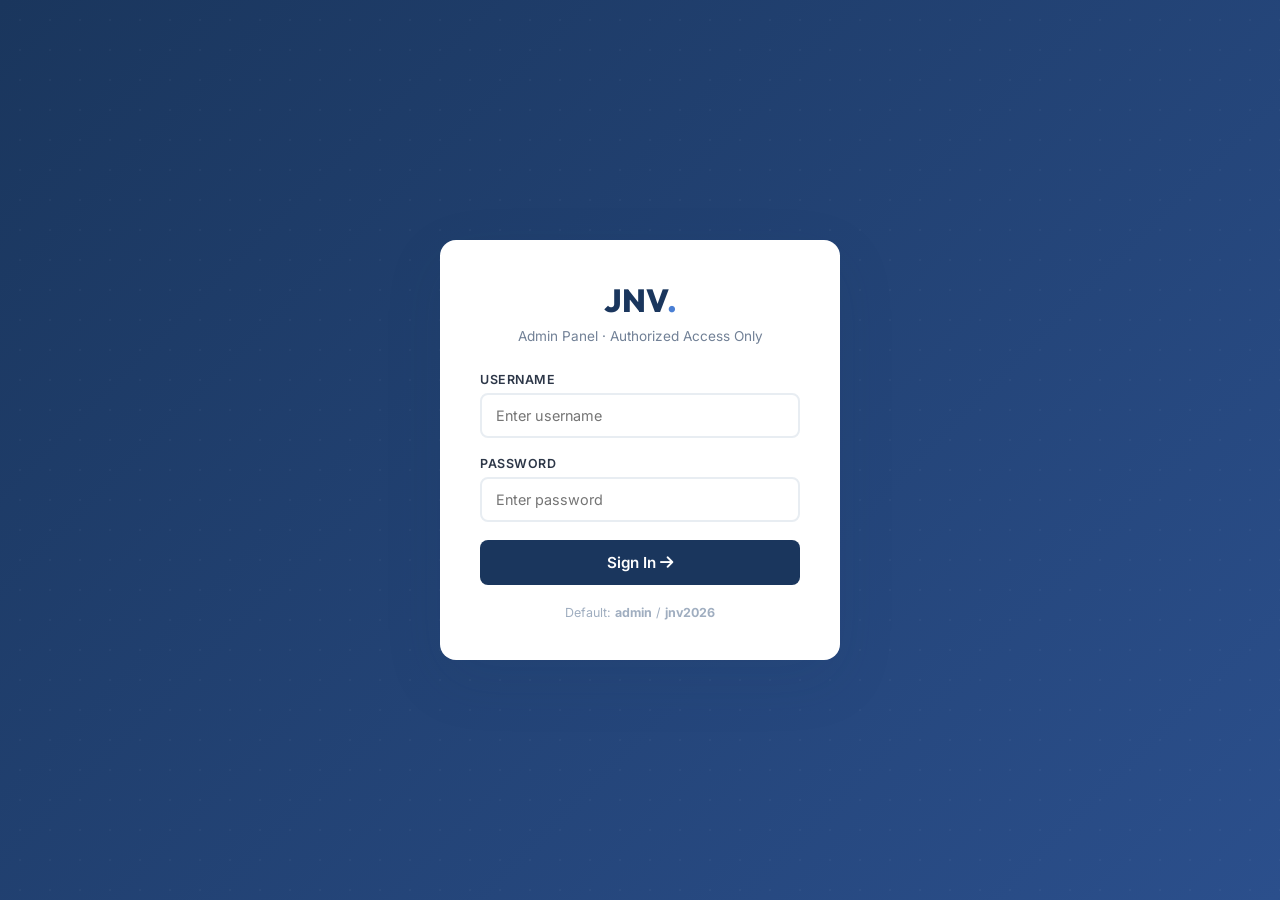
<file: college-website/admin/dashboard.html>
<!DOCTYPE html>
<html lang="en">
<head>
  <meta charset="UTF-8">
  <meta name="viewport" content="width=device-width, initial-scale=1.0">
  <title>Admin Dashboard - JNV</title>
  <link rel="stylesheet" href="https://cdnjs.cloudflare.com/ajax/libs/font-awesome/6.5.0/css/all.min.css">
  <link rel="stylesheet" href="css/admin.css">
</head>
<body>
  <div class="dashboard">
    <!-- Sidebar -->
    <aside class="sidebar">
      <div class="sidebar-head">
        <h2>JNV Panel</h2>
        <p id="sidebarUser">Admin</p>
      </div>
      <ul class="sidebar-nav">
        <li><a class="active" data-panel="overview"><i class="fas fa-chart-pie"></i> Overview</a></li>
        <li><a data-panel="gallery"><i class="fas fa-images"></i> Gallery</a></li>
        <li><a data-panel="testimonials"><i class="fas fa-quote-right"></i> Testimonials</a></li>
        <li><a data-panel="notices"><i class="fas fa-bullhorn"></i> Notices</a></li>
        <li><a data-panel="messages"><i class="fas fa-envelope"></i> Messages</a></li>
        <li><a data-panel="settings"><i class="fas fa-cog"></i> Settings</a></li>
        <li><a class="logout-link" id="sidebarLogout"><i class="fas fa-sign-out-alt"></i> Logout</a></li>
      </ul>
    </aside>

    <!-- Main -->
    <div class="main-area">
      <header class="main-header">
        <h1 id="pageTitle">Overview</h1>
        <div class="header-right">
          <span id="headerUser">admin</span>
          <button class="logout-btn" id="headerLogout"><i class="fas fa-sign-out-alt"></i> Logout</button>
        </div>
      </header>

      <div class="main-content">

        <!-- OVERVIEW -->
        <div class="panel active" id="panel-overview">
          <div class="quick-actions">
            <div class="qa-card" onclick="switchPanel('gallery')"><i class="fas fa-images"></i><h4>Gallery</h4><p>Manage photos</p></div>
            <div class="qa-card" onclick="switchPanel('testimonials')"><i class="fas fa-quote-right"></i><h4>Testimonials</h4><p>Manage reviews</p></div>
            <div class="qa-card" onclick="switchPanel('notices')"><i class="fas fa-bullhorn"></i><h4>Notices</h4><p>Post updates</p></div>
            <div class="qa-card" onclick="switchPanel('messages')"><i class="fas fa-envelope"></i><h4>Messages</h4><p>View inquiries</p></div>
          </div>
          <div class="stats-cards" id="statsCards">
            <div class="stat-card"><div class="stat-icon si-blue"><i class="fas fa-images"></i></div><div class="stat-info"><div class="stat-num" id="statGallery">0</div><div class="stat-lbl">Gallery Items</div></div></div>
            <div class="stat-card"><div class="stat-icon si-green"><i class="fas fa-quote-right"></i></div><div class="stat-info"><div class="stat-num" id="statTestimonials">0</div><div class="stat-lbl">Testimonials</div></div></div>
            <div class="stat-card"><div class="stat-icon si-yellow"><i class="fas fa-bullhorn"></i></div><div class="stat-info"><div class="stat-num" id="statNotices">0</div><div class="stat-lbl">Notices</div></div></div>
            <div class="stat-card"><div class="stat-icon si-red"><i class="fas fa-envelope"></i></div><div class="stat-info"><div class="stat-num" id="statMessages">0</div><div class="stat-lbl">Messages</div></div></div>
          </div>
        </div>

        <!-- GALLERY MANAGER -->
        <div class="panel" id="panel-gallery">
          <div class="panel-head">
            <h2>Gallery Manager</h2>
            <div class="panel-actions">
              <button class="btn btn-primary" onclick="openGalleryModal()"><i class="fas fa-plus"></i> Add Photo</button>
            </div>
          </div>
          <div class="table-wrap">
            <table>
              <thead><tr><th>Image</th><th>Title</th><th>Category</th><th>Actions</th></tr></thead>
              <tbody id="galleryTableBody"></tbody>
            </table>
          </div>
        </div>

        <!-- TESTIMONIALS MANAGER -->
        <div class="panel" id="panel-testimonials">
          <div class="panel-head">
            <h2>Testimonials Manager</h2>
            <div class="panel-actions">
              <button class="btn btn-primary" onclick="openTestiModal()"><i class="fas fa-plus"></i> Add Testimonial</button>
            </div>
          </div>
          <div class="table-wrap">
            <table>
              <thead><tr><th>Name</th><th>Role</th><th>Text</th><th>Actions</th></tr></thead>
              <tbody id="testiTableBody"></tbody>
            </table>
          </div>
        </div>

        <!-- NOTICES MANAGER -->
        <div class="panel" id="panel-notices">
          <div class="panel-head">
            <h2>Notices & Announcements</h2>
            <div class="panel-actions">
              <button class="btn btn-primary" onclick="openNoticeModal()"><i class="fas fa-plus"></i> Add Notice</button>
            </div>
          </div>
          <div class="table-wrap">
            <table>
              <thead><tr><th>Title</th><th>Date</th><th>Status</th><th>Actions</th></tr></thead>
              <tbody id="noticeTableBody"></tbody>
            </table>
          </div>
        </div>

        <!-- MESSAGES -->
        <div class="panel" id="panel-messages">
          <div class="panel-head">
            <h2>Contact Messages</h2>
            <div class="panel-actions">
              <button class="btn btn-outline" onclick="refreshMessages()"><i class="fas fa-sync"></i> Refresh</button>
            </div>
          </div>
          <div class="table-wrap">
            <table>
              <thead><tr><th>Name</th><th>Email</th><th>Subject</th><th>Message</th><th>Date</th><th>Actions</th></tr></thead>
              <tbody id="messageTableBody"></tbody>
            </table>
          </div>
        </div>

        <!-- SETTINGS -->
        <div class="panel" id="panel-settings">
          <div class="panel-head">
            <h2>Settings</h2>
          </div>
          <div class="table-wrap" style="padding:24px;">
            <div class="form-group">
              <label>Current Username</label>
              <input type="text" id="settingsUser" value="admin" style="width:100%;max-width:300px;">
            </div>
            <div class="form-group">
              <label>New Password</label>
              <input type="password" id="settingsPass" placeholder="Leave blank to keep current" style="width:100%;max-width:300px;">
            </div>
            <button class="btn btn-primary" onclick="saveSettings()"><i class="fas fa-save"></i> Save Changes</button>
          </div>
        </div>

      </div>
    </div>
  </div>

  <!-- Modal Overlay -->
  <div class="modal-overlay" id="modalOverlay">
    <div class="modal-box">
      <h3 id="modalTitle">Add New</h3>
      <div id="modalBody"></div>
      <div class="modal-actions"></div>
    </div>
  </div>

  <div class="toast-container" id="toastContainer"></div>

  <script src="js/admin.js"></script>
</body>
</html>
</file>
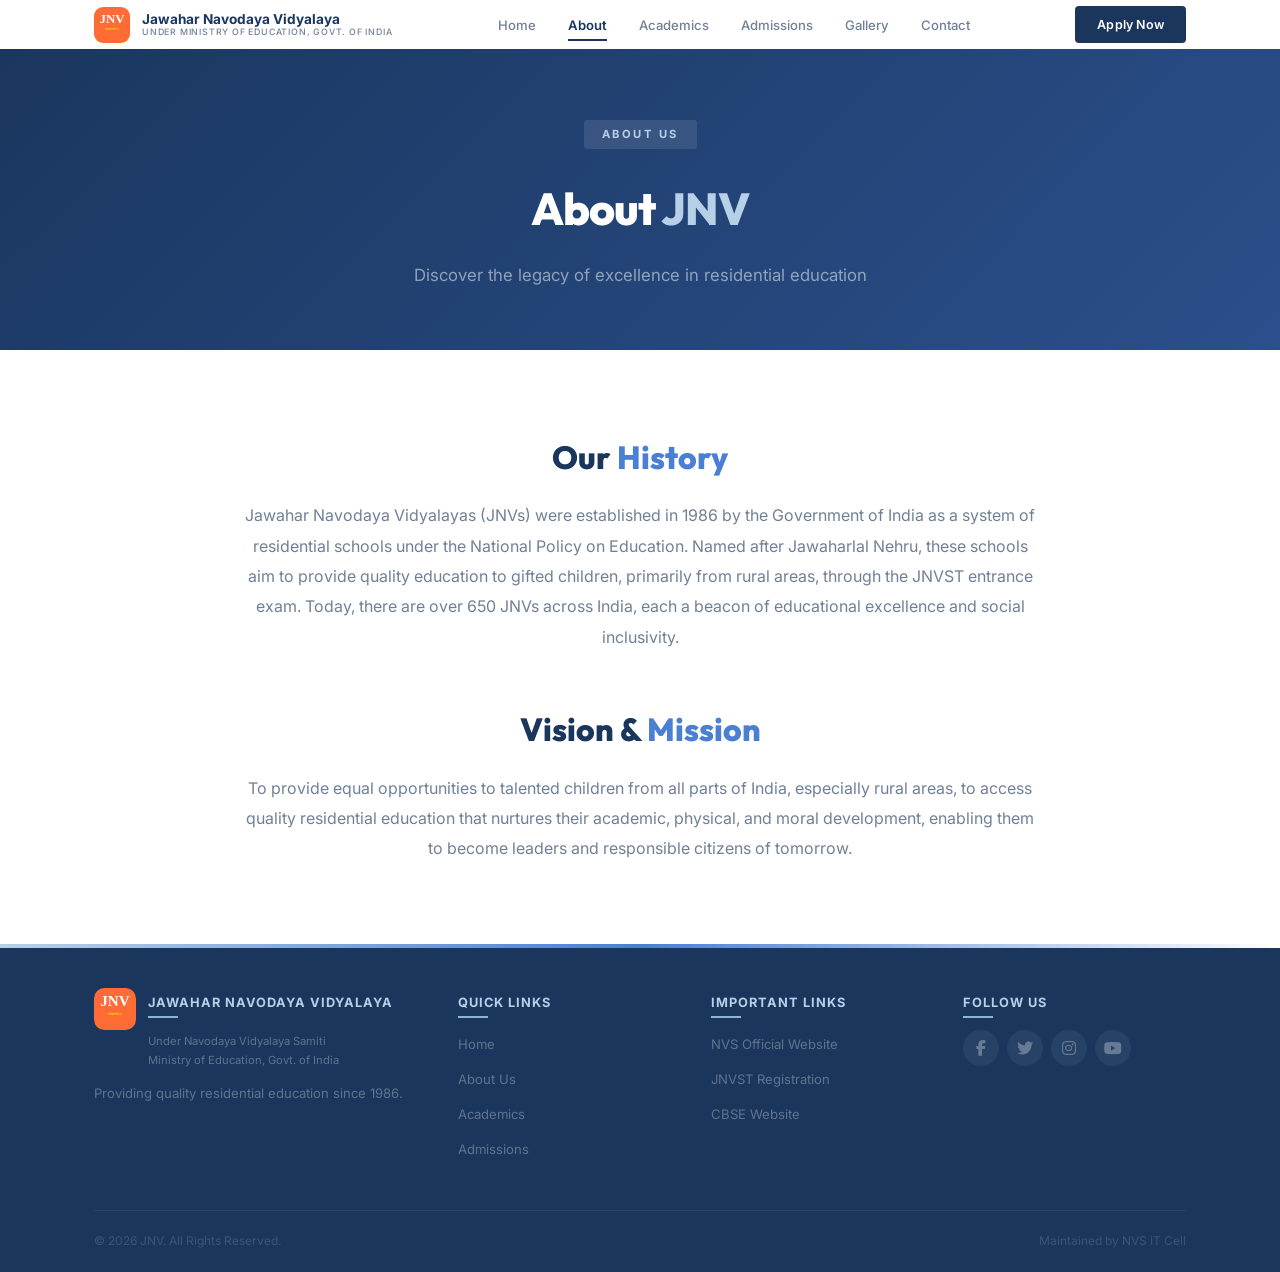
<file: college-website/pages/about.html>
<!DOCTYPE html>
<html lang="en">
<head>
  <meta charset="UTF-8">
  <meta name="viewport" content="width=device-width, initial-scale=1.0">
  <title>About Us - Jawahar Navodaya Vidyalaya</title>
  <link rel="stylesheet" href="https://cdnjs.cloudflare.com/ajax/libs/font-awesome/6.5.0/css/all.min.css">
  <link rel="stylesheet" href="../css/style.css">
  <link rel="stylesheet" href="../css/responsive.css">
</head>
<body>
  <div id="loader"><div class="loader-ring"></div></div>

  <header class="header" id="header">
    <div class="container">
      <nav class="navbar">
        <a href="../index.html" class="nav-brand">
          <img src="../assets/images/hero/college-logo.svg" alt="JNV Logo" class="logo">
          <div class="brand-text">
            <span class="brand-name">Jawahar Navodaya Vidyalaya</span>
            <span class="brand-sub">Under Ministry of Education, Govt. of India</span>
          </div>
        </a>
        <ul class="nav-menu" id="navMenu">
          <li><a href="../index.html" class="nav-link">Home</a></li>
          <li><a href="about.html" class="nav-link active">About</a></li>
          <li><a href="academics.html" class="nav-link">Academics</a></li>
          <li><a href="admissions.html" class="nav-link">Admissions</a></li>
          <li><a href="../index.html#gallery" class="nav-link">Gallery</a></li>
          <li><a href="../index.html#contact" class="nav-link">Contact</a></li>
        </ul>
        <div class="nav-actions">
          <a href="admissions.html" class="btn btn-primary">Apply Now</a>
          <button class="hamburger" id="hamburger" aria-label="Menu"><span></span><span></span><span></span></button>
        </div>
      </nav>
    </div>
  </header>

  <section style="padding:120px 0 60px;background:linear-gradient(135deg,var(--primary),var(--primary-700));text-align:center;">
    <div class="container">
      <span class="section-tag" style="background:rgba(255,255,255,0.1);color:var(--primary-200);border:none;">About Us</span>
      <h1 style="font-size:2.8rem;font-weight:800;color:var(--white);font-family:'Outfit',sans-serif;margin-bottom:14px;letter-spacing:-1px;">About <span style="color:var(--primary-200);">JNV</span></h1>
      <p style="color:rgba(255,255,255,0.5);font-size:1.05rem;max-width:600px;margin:0 auto;">Discover the legacy of excellence in residential education</p>
    </div>
  </section>

  <section class="section bg-white">
    <div class="container">
      <div style="max-width:800px;margin:0 auto;">
        <div style="text-align:center;margin-bottom:50px;">
          <h2 style="font-size:2rem;font-weight:800;font-family:'Outfit',sans-serif;margin-bottom:16px;color:var(--primary);">Our <span style="color:var(--primary-500);">History</span></h2>
          <p style="color:var(--text-light);line-height:1.9;font-size:1rem;">Jawahar Navodaya Vidyalayas (JNVs) were established in 1986 by the Government of India as a system of residential schools under the National Policy on Education. Named after Jawaharlal Nehru, these schools aim to provide quality education to gifted children, primarily from rural areas, through the JNVST entrance exam. Today, there are over 650 JNVs across India, each a beacon of educational excellence and social inclusivity.</p>
        </div>
        <div style="text-align:center;">
          <h2 style="font-size:2rem;font-weight:800;font-family:'Outfit',sans-serif;margin-bottom:16px;color:var(--primary);">Vision & <span style="color:var(--primary-500);">Mission</span></h2>
          <p style="color:var(--text-light);line-height:1.9;font-size:1rem;">To provide equal opportunities to talented children from all parts of India, especially rural areas, to access quality residential education that nurtures their academic, physical, and moral development, enabling them to become leaders and responsible citizens of tomorrow.</p>
        </div>
      </div>
    </div>
  </section>

  <footer class="footer">
    <div class="container">
      <div class="footer-grid">
        <div class="footer-col">
          <div class="footer-brand">
            <img src="../assets/images/hero/college-logo.svg" alt="JNV" class="footer-logo">
            <div><h4>Jawahar Navodaya Vidyalaya</h4><p>Under Navodaya Vidyalaya Samiti<br>Ministry of Education, Govt. of India</p></div>
          </div>
          <p class="footer-desc">Providing quality residential education since 1986.</p>
        </div>
        <div class="footer-col">
          <h4>Quick Links</h4>
          <ul>
            <li><a href="../index.html">Home</a></li>
            <li><a href="about.html">About Us</a></li>
            <li><a href="academics.html">Academics</a></li>
            <li><a href="admissions.html">Admissions</a></li>
          </ul>
        </div>
        <div class="footer-col">
          <h4>Important Links</h4>
          <ul>
            <li><a href="#">NVS Official Website</a></li>
            <li><a href="#">JNVST Registration</a></li>
            <li><a href="#">CBSE Website</a></li>
          </ul>
        </div>
        <div class="footer-col">
          <h4>Follow Us</h4>
          <div class="social-links">
            <a href="#"><i class="fab fa-facebook-f"></i></a>
            <a href="#"><i class="fab fa-twitter"></i></a>
            <a href="#"><i class="fab fa-instagram"></i></a>
            <a href="#"><i class="fab fa-youtube"></i></a>
          </div>
        </div>
      </div>
      <div class="footer-bottom">
        <p>&copy; 2026 JNV. All Rights Reserved.</p>
        <p>Maintained by NVS IT Cell</p>
      </div>
    </div>
  </footer>

  <button class="back-top" id="backTop"><i class="fas fa-arrow-up"></i></button>
  <script src="../js/main.js"></script>
</body>
</html>
</file>
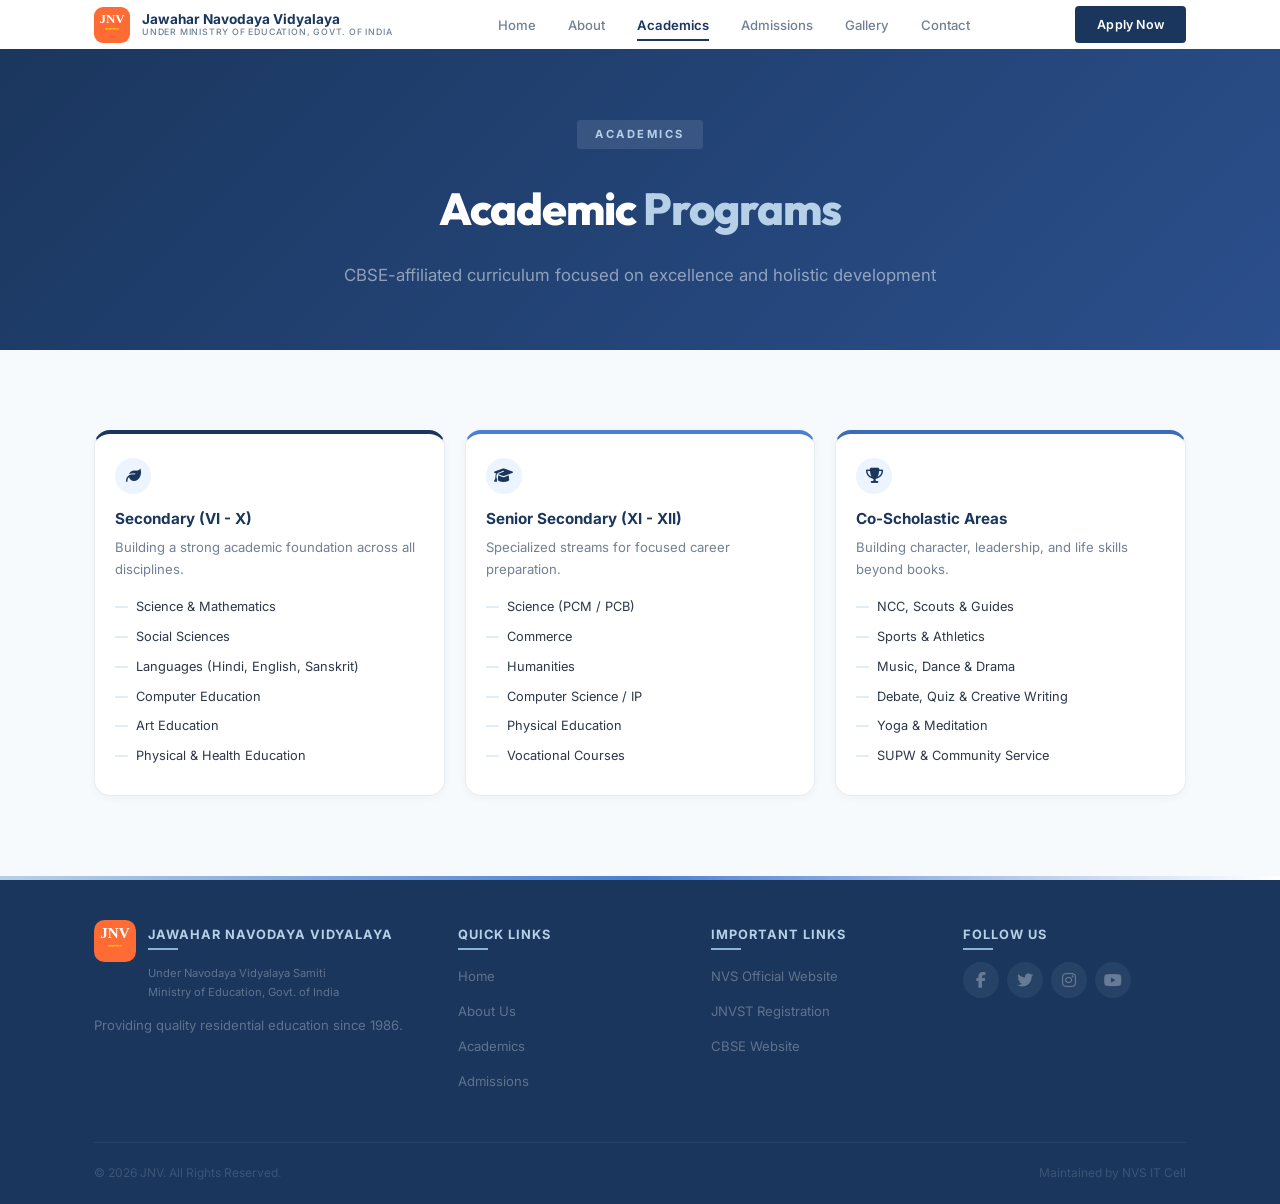
<file: college-website/pages/academics.html>
<!DOCTYPE html>
<html lang="en">
<head>
  <meta charset="UTF-8">
  <meta name="viewport" content="width=device-width, initial-scale=1.0">
  <title>Academics - Jawahar Navodaya Vidyalaya</title>
  <link rel="stylesheet" href="https://cdnjs.cloudflare.com/ajax/libs/font-awesome/6.5.0/css/all.min.css">
  <link rel="stylesheet" href="../css/style.css">
  <link rel="stylesheet" href="../css/responsive.css">
</head>
<body>
  <div id="loader"><div class="loader-ring"></div></div>

  <header class="header" id="header">
    <div class="container">
      <nav class="navbar">
        <a href="../index.html" class="nav-brand">
          <img src="../assets/images/hero/college-logo.svg" alt="JNV Logo" class="logo">
          <div class="brand-text">
            <span class="brand-name">Jawahar Navodaya Vidyalaya</span>
            <span class="brand-sub">Under Ministry of Education, Govt. of India</span>
          </div>
        </a>
        <ul class="nav-menu" id="navMenu">
          <li><a href="../index.html" class="nav-link">Home</a></li>
          <li><a href="about.html" class="nav-link">About</a></li>
          <li><a href="academics.html" class="nav-link active">Academics</a></li>
          <li><a href="admissions.html" class="nav-link">Admissions</a></li>
          <li><a href="../index.html#gallery" class="nav-link">Gallery</a></li>
          <li><a href="../index.html#contact" class="nav-link">Contact</a></li>
        </ul>
        <div class="nav-actions">
          <a href="admissions.html" class="btn btn-primary">Apply Now</a>
          <button class="hamburger" id="hamburger" aria-label="Menu"><span></span><span></span><span></span></button>
        </div>
      </nav>
    </div>
  </header>

  <section style="padding:120px 0 60px;background:linear-gradient(135deg,var(--primary),var(--primary-700));text-align:center;">
    <div class="container">
      <span class="section-tag" style="background:rgba(255,255,255,0.1);color:var(--primary-200);border:none;">Academics</span>
      <h1 style="font-size:2.8rem;font-weight:800;color:var(--white);font-family:'Outfit',sans-serif;margin-bottom:14px;letter-spacing:-1px;">Academic <span style="color:var(--primary-200);">Programs</span></h1>
      <p style="color:rgba(255,255,255,0.5);font-size:1.05rem;max-width:600px;margin:0 auto;">CBSE-affiliated curriculum focused on excellence and holistic development</p>
    </div>
  </section>

  <section class="section bg-cream">
    <div class="container">
      <div class="acad-grid">
        <div class="acad-card reveal r-1">
          <div class="acad-icon"><i class="fas fa-leaf"></i></div>
          <h3>Secondary (VI - X)</h3>
          <p>Building a strong academic foundation across all disciplines.</p>
          <ul class="acad-list">
            <li>Science & Mathematics</li>
            <li>Social Sciences</li>
            <li>Languages (Hindi, English, Sanskrit)</li>
            <li>Computer Education</li>
            <li>Art Education</li>
            <li>Physical & Health Education</li>
          </ul>
        </div>
        <div class="acad-card reveal r-2">
          <div class="acad-icon"><i class="fas fa-graduation-cap"></i></div>
          <h3>Senior Secondary (XI - XII)</h3>
          <p>Specialized streams for focused career preparation.</p>
          <ul class="acad-list">
            <li>Science (PCM / PCB)</li>
            <li>Commerce</li>
            <li>Humanities</li>
            <li>Computer Science / IP</li>
            <li>Physical Education</li>
            <li>Vocational Courses</li>
          </ul>
        </div>
        <div class="acad-card reveal r-3">
          <div class="acad-icon"><i class="fas fa-trophy"></i></div>
          <h3>Co-Scholastic Areas</h3>
          <p>Building character, leadership, and life skills beyond books.</p>
          <ul class="acad-list">
            <li>NCC, Scouts & Guides</li>
            <li>Sports & Athletics</li>
            <li>Music, Dance & Drama</li>
            <li>Debate, Quiz & Creative Writing</li>
            <li>Yoga & Meditation</li>
            <li>SUPW & Community Service</li>
          </ul>
        </div>
      </div>
    </div>
  </section>

  <footer class="footer">
    <div class="container">
      <div class="footer-grid">
        <div class="footer-col">
          <div class="footer-brand">
            <img src="../assets/images/hero/college-logo.svg" alt="JNV" class="footer-logo">
            <div><h4>Jawahar Navodaya Vidyalaya</h4><p>Under Navodaya Vidyalaya Samiti<br>Ministry of Education, Govt. of India</p></div>
          </div>
          <p class="footer-desc">Providing quality residential education since 1986.</p>
        </div>
        <div class="footer-col">
          <h4>Quick Links</h4>
          <ul>
            <li><a href="../index.html">Home</a></li>
            <li><a href="about.html">About Us</a></li>
            <li><a href="academics.html">Academics</a></li>
            <li><a href="admissions.html">Admissions</a></li>
          </ul>
        </div>
        <div class="footer-col">
          <h4>Important Links</h4>
          <ul>
            <li><a href="#">NVS Official Website</a></li>
            <li><a href="#">JNVST Registration</a></li>
            <li><a href="#">CBSE Website</a></li>
          </ul>
        </div>
        <div class="footer-col">
          <h4>Follow Us</h4>
          <div class="social-links">
            <a href="#"><i class="fab fa-facebook-f"></i></a>
            <a href="#"><i class="fab fa-twitter"></i></a>
            <a href="#"><i class="fab fa-instagram"></i></a>
            <a href="#"><i class="fab fa-youtube"></i></a>
          </div>
        </div>
      </div>
      <div class="footer-bottom">
        <p>&copy; 2026 JNV. All Rights Reserved.</p>
        <p>Maintained by NVS IT Cell</p>
      </div>
    </div>
  </footer>

  <button class="back-top" id="backTop"><i class="fas fa-arrow-up"></i></button>
  <script src="../js/main.js"></script>
</body>
</html>
</file>
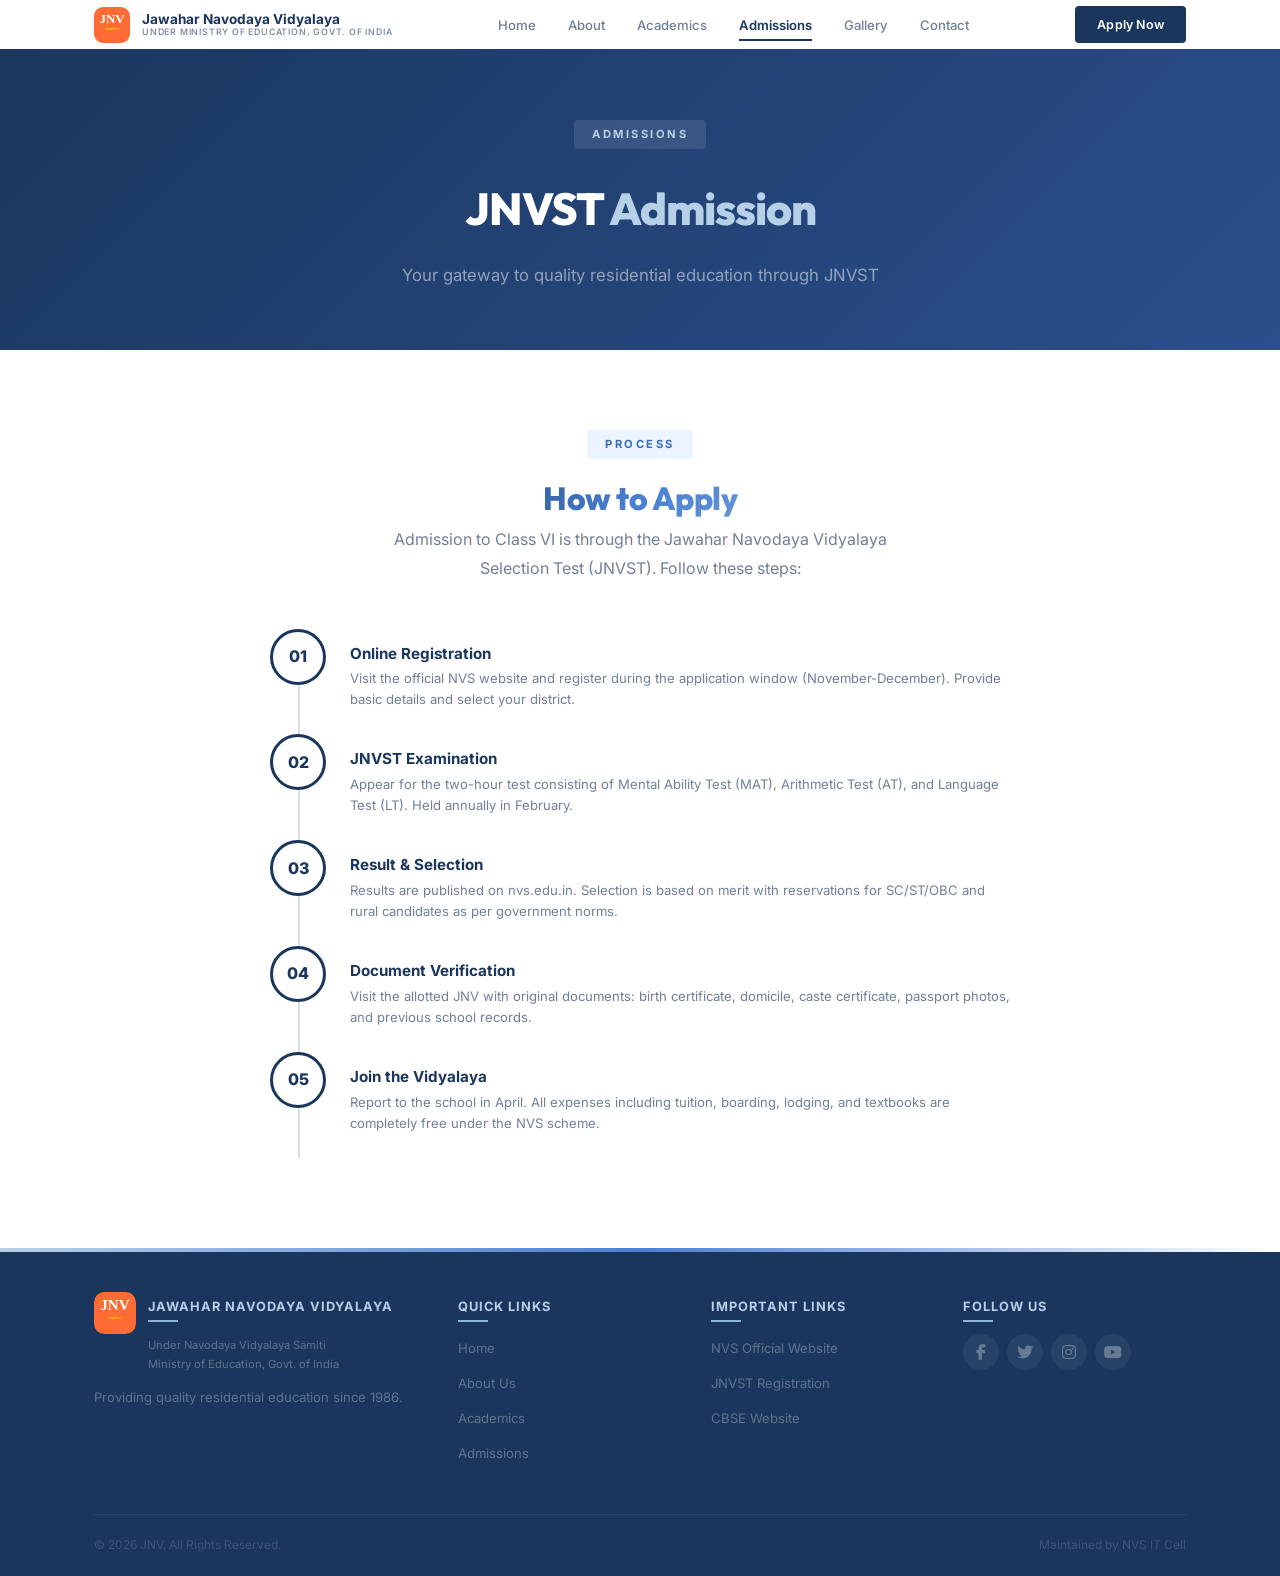
<file: college-website/pages/admissions.html>
<!DOCTYPE html>
<html lang="en">
<head>
  <meta charset="UTF-8">
  <meta name="viewport" content="width=device-width, initial-scale=1.0">
  <title>Admissions - Jawahar Navodaya Vidyalaya</title>
  <link rel="stylesheet" href="https://cdnjs.cloudflare.com/ajax/libs/font-awesome/6.5.0/css/all.min.css">
  <link rel="stylesheet" href="../css/style.css">
  <link rel="stylesheet" href="../css/responsive.css">
</head>
<body>
  <div id="loader"><div class="loader-ring"></div></div>

  <header class="header" id="header">
    <div class="container">
      <nav class="navbar">
        <a href="../index.html" class="nav-brand">
          <img src="../assets/images/hero/college-logo.svg" alt="JNV Logo" class="logo">
          <div class="brand-text">
            <span class="brand-name">Jawahar Navodaya Vidyalaya</span>
            <span class="brand-sub">Under Ministry of Education, Govt. of India</span>
          </div>
        </a>
        <ul class="nav-menu" id="navMenu">
          <li><a href="../index.html" class="nav-link">Home</a></li>
          <li><a href="about.html" class="nav-link">About</a></li>
          <li><a href="academics.html" class="nav-link">Academics</a></li>
          <li><a href="admissions.html" class="nav-link active">Admissions</a></li>
          <li><a href="../index.html#gallery" class="nav-link">Gallery</a></li>
          <li><a href="../index.html#contact" class="nav-link">Contact</a></li>
        </ul>
        <div class="nav-actions">
          <a href="admissions.html" class="btn btn-primary">Apply Now</a>
          <button class="hamburger" id="hamburger" aria-label="Menu"><span></span><span></span><span></span></button>
        </div>
      </nav>
    </div>
  </header>

  <section style="padding:120px 0 60px;background:linear-gradient(135deg,var(--primary),var(--primary-700));text-align:center;">
    <div class="container">
      <span class="section-tag" style="background:rgba(255,255,255,0.1);color:var(--primary-200);border:none;">Admissions</span>
      <h1 style="font-size:2.8rem;font-weight:800;color:var(--white);font-family:'Outfit',sans-serif;margin-bottom:14px;letter-spacing:-1px;">JNVST <span style="color:var(--primary-200);">Admission</span></h1>
      <p style="color:rgba(255,255,255,0.5);font-size:1.05rem;max-width:600px;margin:0 auto;">Your gateway to quality residential education through JNVST</p>
    </div>
  </section>

  <section class="section bg-white">
    <div class="container">
      <div style="max-width:800px;margin:0 auto;">
        <div class="section-head">
          <span class="section-tag">Process</span>
          <h2>How to <span style="color:var(--primary-500);">Apply</span></h2>
          <p>Admission to Class VI is through the Jawahar Navodaya Vidyalaya Selection Test (JNVST). Follow these steps:</p>
        </div>
        <div class="timeline">
          <div class="tl-item">
            <div class="tl-marker"><span>01</span></div>
            <div class="tl-content">
              <h3>Online Registration</h3>
              <p>Visit the official NVS website and register during the application window (November-December). Provide basic details and select your district.</p>
            </div>
          </div>
          <div class="tl-item">
            <div class="tl-marker"><span>02</span></div>
            <div class="tl-content">
              <h3>JNVST Examination</h3>
              <p>Appear for the two-hour test consisting of Mental Ability Test (MAT), Arithmetic Test (AT), and Language Test (LT). Held annually in February.</p>
            </div>
          </div>
          <div class="tl-item">
            <div class="tl-marker"><span>03</span></div>
            <div class="tl-content">
              <h3>Result & Selection</h3>
              <p>Results are published on nvs.edu.in. Selection is based on merit with reservations for SC/ST/OBC and rural candidates as per government norms.</p>
            </div>
          </div>
          <div class="tl-item">
            <div class="tl-marker"><span>04</span></div>
            <div class="tl-content">
              <h3>Document Verification</h3>
              <p>Visit the allotted JNV with original documents: birth certificate, domicile, caste certificate, passport photos, and previous school records.</p>
            </div>
          </div>
          <div class="tl-item">
            <div class="tl-marker"><span>05</span></div>
            <div class="tl-content">
              <h3>Join the Vidyalaya</h3>
              <p>Report to the school in April. All expenses including tuition, boarding, lodging, and textbooks are completely free under the NVS scheme.</p>
            </div>
          </div>
        </div>
      </div>
    </div>
  </section>

  <footer class="footer">
    <div class="container">
      <div class="footer-grid">
        <div class="footer-col">
          <div class="footer-brand">
            <img src="../assets/images/hero/college-logo.svg" alt="JNV" class="footer-logo">
            <div><h4>Jawahar Navodaya Vidyalaya</h4><p>Under Navodaya Vidyalaya Samiti<br>Ministry of Education, Govt. of India</p></div>
          </div>
          <p class="footer-desc">Providing quality residential education since 1986.</p>
        </div>
        <div class="footer-col">
          <h4>Quick Links</h4>
          <ul>
            <li><a href="../index.html">Home</a></li>
            <li><a href="about.html">About Us</a></li>
            <li><a href="academics.html">Academics</a></li>
            <li><a href="admissions.html">Admissions</a></li>
          </ul>
        </div>
        <div class="footer-col">
          <h4>Important Links</h4>
          <ul>
            <li><a href="#">NVS Official Website</a></li>
            <li><a href="#">JNVST Registration</a></li>
            <li><a href="#">CBSE Website</a></li>
          </ul>
        </div>
        <div class="footer-col">
          <h4>Follow Us</h4>
          <div class="social-links">
            <a href="#"><i class="fab fa-facebook-f"></i></a>
            <a href="#"><i class="fab fa-twitter"></i></a>
            <a href="#"><i class="fab fa-instagram"></i></a>
            <a href="#"><i class="fab fa-youtube"></i></a>
          </div>
        </div>
      </div>
      <div class="footer-bottom">
        <p>&copy; 2026 JNV. All Rights Reserved.</p>
        <p>Maintained by NVS IT Cell</p>
      </div>
    </div>
  </footer>

  <button class="back-top" id="backTop"><i class="fas fa-arrow-up"></i></button>
  <script src="../js/main.js"></script>
</body>
</html>
</file>
<file: css/style.css>
@import url('https://fonts.googleapis.com/css2?family=Inter:wght@300;400;500;600;700;800;900&family=Outfit:wght@300;400;500;600;700;800;900&family=Playfair+Display:ital,wght@0,700;0,800;1,700&display=swap');

:root {
  --primary: #1A365D;
  --primary-800: #234578;
  --primary-700: #2B4F8C;
  --primary-600: #3B6CB7;
  --primary-500: #4A7FD4;
  --primary-300: #8BB5D8;
  --primary-200: #B6D0E8;
  --primary-100: #EBF4FF;
  --primary-50: #F4F8FE;
  --accent: #2B6CB0;
  --accent-dark: #1E4D82;
  --white: #FFFFFF;
  --cream: #F7FAFC;
  --cream-200: #E8EDF2;
  --cream-300: #D6DFE8;
  --text: #2D3748;
  --text-light: #718096;
  --text-muted: #A0AEC0;
  --shadow-sm: 0 2px 8px rgba(26,54,93,0.04);
  --shadow-md: 0 8px 30px rgba(26,54,93,0.07);
  --shadow-lg: 0 20px 60px rgba(26,54,93,0.1);
  --shadow-xl: 0 40px 100px rgba(26,54,93,0.12);
  --radius: 8px;
  --radius-lg: 16px;
  --radius-xl: 24px;
  --transition: all 0.35s cubic-bezier(0.22, 1, 0.36, 1);
  --max-w: 1140px;
}

* { margin: 0; padding: 0; box-sizing: border-box; }
html { scroll-behavior: smooth; }

body {
  font-family: 'Inter', -apple-system, BlinkMacSystemFont, sans-serif;
  color: var(--text); background: var(--white);
  line-height: 1.7; overflow-x: hidden; -webkit-font-smoothing: antialiased;
}

::selection { background: var(--primary); color: var(--white); }

.container { width: 100%; max-width: var(--max-w); margin: 0 auto; padding: 0 24px; }

.section { padding: 80px 0; }
.bg-cream { background: var(--cream); }
.bg-white { background: var(--white); }
.bg-primary { background: var(--primary); }

.section-head { text-align: center; max-width: 560px; margin: 0 auto 36px; }

.section-tag {
  display: inline-block; padding: 5px 18px;
  background: var(--primary-100); color: var(--primary-600);
  font-size: 0.7rem; font-weight: 700; text-transform: uppercase;
  letter-spacing: 2.5px; border-radius: 3px; margin-bottom: 14px;
}

.section-head h2 {
  font-size: 2rem; font-weight: 800; color: var(--primary);
  margin-bottom: 8px; font-family: 'Outfit', sans-serif;
  letter-spacing: -0.5px; line-height: 1.12;
}

.section-head p { font-size: 1rem; color: var(--text-light); line-height: 1.8; }

/* Buttons */
.btn {
  display: inline-flex; align-items: center; gap: 10px;
  padding: 12px 30px; border-radius: 4px; font-weight: 600;
  font-size: 0.88rem; text-decoration: none; cursor: pointer;
  border: none; transition: var(--transition);
  letter-spacing: 0.2px;
}
.btn-primary { background: var(--primary); color: var(--white); }
.btn-primary:hover { background: var(--primary-700); transform: translateY(-2px); box-shadow: 0 8px 30px rgba(26,54,93,0.2); }
.btn-outline { background: transparent; color: var(--white); border: 2px solid rgba(255,255,255,0.25); }
.btn-outline:hover { background: var(--white); color: var(--primary); border-color: var(--white); transform: translateY(-2px); }
.btn-outline-dark { background: transparent; color: var(--primary); border: 2px solid var(--cream-300); }
.btn-outline-dark:hover { border-color: var(--primary); color: var(--primary); transform: translateY(-2px); }
.btn-lg { padding: 14px 36px; font-size: 0.95rem; }
.btn-block { width: 100%; justify-content: center; }

/* Loader */
/* Loader removed */

/* ===== HEADER ===== */
.header {
  position: fixed; top: 0; left: 0; width: 100%; z-index: 1000;
  background: var(--white); transition: var(--transition);
}
.header::after {
  content: ''; position: absolute; left: 0; bottom: 0; width: 100%; height: 3px;
  background: linear-gradient(90deg, var(--primary), var(--primary-500), var(--primary-200));
  transform: scaleX(0); transform-origin: left; transition: transform 0.6s ease;
}
.header.scrolled::after { transform: scaleX(1); }
.header.scrolled { box-shadow: 0 1px 20px rgba(26,54,93,0.06); }

.navbar { display: flex; align-items: center; justify-content: space-between; padding: 6px 0; gap: 24px; }
.nav-brand { display: flex; align-items: center; gap: 12px; text-decoration: none; flex-shrink: 0; }
.nav-brand .logo { height: 36px; }
.brand-text { line-height: 1.2; }
.brand-name { display: block; font-weight: 700; font-size: 0.85rem; color: var(--primary); }
.brand-sub { display: block; font-size: 0.55rem; color: var(--text-light); font-weight: 500; letter-spacing: 0.8px; text-transform: uppercase; }

.nav-menu { display: flex; list-style: none; gap: 0; }
.nav-menu li a {
  padding: 8px 16px; text-decoration: none;
  color: var(--text-light); font-weight: 500; font-size: 0.82rem;
  transition: var(--transition); white-space: nowrap;
  position: relative;
}
.nav-menu li a::after {
  content: ''; position: absolute; left: 16px; bottom: 0; width: calc(100% - 32px); height: 2px;
  background: var(--primary); transform: scaleX(0); transition: transform 0.3s ease;
}
.nav-menu li a:hover::after,
.nav-menu li a.active::after { transform: scaleX(1); }
.nav-menu li a:hover { color: var(--primary); }
.nav-menu li a.active { color: var(--primary); font-weight: 600; }

.nav-actions { display: flex; align-items: center; gap: 10px; flex-shrink: 0; }
.nav-actions .btn { padding: 8px 22px; font-size: 0.78rem; }

.hamburger { display: none; flex-direction: column; gap: 5px; background: none; border: none; cursor: pointer; padding: 8px; }
.hamburger span { display: block; width: 22px; height: 2px; background: var(--primary); border-radius: 2px; transition: var(--transition); }
.hamburger.active span:nth-child(1) { transform: rotate(45deg) translate(5px, 5px); }
.hamburger.active span:nth-child(2) { opacity: 0; }
.hamburger.active span:nth-child(3) { transform: rotate(-45deg) translate(5px, -5px); }

/* ===== HERO ===== */
.hero {
  min-height: 100vh; display: flex; align-items: center; position: relative;
  overflow: hidden;
  background: var(--primary-800);
}
.hero::before {
  content: ''; position: absolute; inset: 0;
  background: linear-gradient(135deg, rgba(26,54,93,0.88) 0%, rgba(43,79,140,0.75) 50%, rgba(26,54,93,0.9) 100%);
}
.hero-bg { position: absolute; inset: 0; overflow: hidden; }
.hero-grid { position: absolute; inset: 0; opacity: 0.06; background-image: linear-gradient(rgba(255,255,255,0.15) 1px, transparent 1px), linear-gradient(90deg, rgba(255,255,255,0.15) 1px, transparent 1px); background-size: 50px 50px; }
.hero-circle { position: absolute; border-radius: 50%; border: 1px solid rgba(255,255,255,0.03); pointer-events: none; }
.hero-circle-1 { width: 500px; height: 500px; top: -150px; right: -100px; }
.hero-circle-2 { width: 700px; height: 700px; bottom: -200px; left: -200px; }
.hero-circle-3 { width: 300px; height: 300px; top: 30%; left: 50%; }
.hero-dots { position: absolute; bottom: 80px; left: 40px; display: grid; grid-template-columns: repeat(4,1fr); gap: 8px; opacity: 0.06; }
.hero-dots span { width: 4px; height: 4px; border-radius: 50%; background: var(--white); }

.hero-content { position: relative; z-index: 1; padding: 110px 0 60px; }

.hero-badge {
  display: inline-flex; align-items: center; gap: 8px;
  padding: 5px 16px 5px 8px;
  background: rgba(255,255,255,0.08); color: rgba(255,255,255,0.7);
  font-size: 0.68rem; font-weight: 600; text-transform: uppercase;
  letter-spacing: 1.5px; border-radius: 3px; margin-bottom: 16px;
  border: 1px solid rgba(255,255,255,0.06);
  animation: fadeUp 0.8s ease 0.2s both;
}
.hero-badge .dot { width: 6px; height: 6px; border-radius: 50%; background: var(--primary-300); animation: pulseDot 2s ease infinite; }
@keyframes pulseDot { 0%,100% { opacity: 1; } 50% { opacity: 0.3; } }

.hero-inner { display: flex; align-items: center; justify-content: space-between; gap: 40px; }
.hero-text { flex: 1; max-width: 580px; }
.hero-text h1 {
  font-size: 3.2rem; font-weight: 900; line-height: 1.06;
  color: var(--white); margin-bottom: 14px;
  font-family: 'Outfit', sans-serif; letter-spacing: -1px;
  animation: fadeUp 0.8s ease 0.3s both;
}
.hero-text h1 .highlight { color: var(--primary-200); }
.hero-text p {
  font-size: 0.95rem; color: rgba(255,255,255,0.45);
  line-height: 1.8; margin-bottom: 24px; max-width: 440px;
  animation: fadeUp 0.8s ease 0.4s both;
}
.hero-cta { display: flex; gap: 10px; flex-wrap: wrap; animation: fadeUp 0.8s ease 0.5s both; }

@keyframes fadeUp { from { opacity: 0; transform: translateY(24px); } to { opacity: 1; transform: translateY(0); } }

.hero-visual { flex: 0 0 340px; animation: fadeUp 0.8s ease 0.5s both; }
.hero-card {
  background: rgba(255,255,255,0.04); backdrop-filter: blur(16px);
  border: 1px solid rgba(255,255,255,0.06);
  border-radius: var(--radius-lg); padding: 28px 24px;
  position: relative; overflow: hidden;
}
.hero-card-grid { display: grid; grid-template-columns: 1fr 1fr; gap: 12px; position: relative; z-index: 1; }
.hc-item { text-align: center; padding: 12px 6px; }
.hc-item .num { font-size: 2rem; font-weight: 800; color: var(--primary-200); display: block; line-height: 1.2; }
.hc-item .lbl { font-size: 0.65rem; color: rgba(255,255,255,0.3); text-transform: uppercase; letter-spacing: 1px; margin-top: 2px; }

.hero-stats { display: flex; gap: 24px; margin-top: 36px; animation: fadeUp 0.8s ease 0.6s both; }
.hero-stat { text-align: center; }
.hero-stat .num { font-size: 1.8rem; font-weight: 800; color: var(--white); display: block; line-height: 1.2; }
.hero-stat .lbl { font-size: 0.62rem; color: rgba(255,255,255,0.25); text-transform: uppercase; letter-spacing: 1.5px; margin-top: 2px; }
.hero-stat-divider { width: 1px; background: rgba(255,255,255,0.06); }

/* Shape divider */
.hero-shape { position: absolute; bottom: -1px; left: 0; width: 100%; height: 60px; overflow: hidden; }
.hero-shape svg { width: 100%; height: 100%; fill: var(--white); }

/* ===== PILLARS ===== */
.pillars { margin-top: -50px; position: relative; z-index: 2; }
.pillars-grid { display: grid; grid-template-columns: repeat(4, 1fr); gap: 20px; }
.pillar-card {
  background: var(--white); border-radius: var(--radius-lg);
  padding: 22px 20px; box-shadow: var(--shadow-lg);
  text-align: center; border: 1px solid var(--cream-200);
  transition: var(--transition); position: relative; overflow: hidden;
  will-change: transform;
}
.pillar-card::before {
  content: ''; position: absolute; top: 0; left: 0; width: 100%; height: 4px;
  background: var(--primary); transform: scaleX(0); transform-origin: left;
  transition: transform 0.4s ease;
}
.pillar-card:hover::before { transform: scaleX(1); }
.pillar-card:hover { transform: translateY(-6px); box-shadow: var(--shadow-xl); }
.pillar-icon { width: 44px; height: 44px; border-radius: 50%; display: flex; align-items: center; justify-content: center; font-size: 1rem; margin: 0 auto 10px; background: var(--primary-100); color: var(--primary); }
.pillar-text h4 { font-size: 0.82rem; font-weight: 700; color: var(--primary); }
.pillar-text p { font-size: 0.7rem; color: var(--text-light); margin-top: 2px; }

/* ===== ABOUT ===== */
.about-grid { display: grid; grid-template-columns: 1fr 1fr; gap: 40px; align-items: center; }
.about-visual { position: relative; }
.about-frame {
  position: relative; width: 100%; aspect-ratio: 4/3;
  border-radius: var(--radius-lg); overflow: hidden;
  background: var(--primary-100);
}
.about-frame .af-content { position: absolute; inset: 0; display: flex; align-items: center; justify-content: center; font-size: 4rem; color: var(--primary-200); }
.about-frame::after {
  content: ''; position: absolute; top: 16px; left: 16px; width: 100%; height: 100%;
  border: 3px solid var(--primary-200); border-radius: var(--radius-lg);
  z-index: -1;
}
.about-float {
  position: absolute; bottom: -16px; left: -16px;
  background: var(--primary); color: var(--white);
  padding: 18px 24px; border-radius: var(--radius);
  display: flex; align-items: center; gap: 12px;
  box-shadow: 0 8px 30px rgba(26,54,93,0.2);
}
.about-float .num { font-size: 1.8rem; font-weight: 800; line-height: 1; }
.about-float p { font-size: 0.74rem; opacity: 0.7; }

.about-text .label { font-size: 0.75rem; font-weight: 700; color: var(--primary-600); text-transform: uppercase; letter-spacing: 2.5px; margin-bottom: 10px; }
.about-text h2 { font-size: 1.8rem; font-weight: 800; font-family: 'Outfit', sans-serif; color: var(--primary); line-height: 1.15; margin-bottom: 12px; letter-spacing: -0.5px; }
.about-text p { color: var(--text-light); line-height: 1.8; margin-bottom: 10px; font-size: 0.9rem; }
.about-stats { display: grid; grid-template-columns: repeat(3, 1fr); gap: 12px; margin-top: 18px; padding-top: 18px; border-top: 2px solid var(--cream-200); }
.as-item { text-align: center; }
.as-item .as-num { font-size: 1.3rem; font-weight: 800; color: var(--primary); }
.as-item .as-label { font-size: 0.68rem; color: var(--text-light); text-transform: uppercase; letter-spacing: 0.5px; margin-top: 1px; display: block; }

/* ===== ACADEMICS ===== */
.acad-grid { display: grid; grid-template-columns: repeat(3, 1fr); gap: 20px; }
.acad-card {
  background: var(--white); border-radius: var(--radius-lg);
  padding: 24px 20px; box-shadow: var(--shadow-sm);
  border: 1px solid var(--cream-200); transition: var(--transition);
  position: relative;
}
.acad-card:nth-child(1) { border-top: 4px solid var(--primary); }
.acad-card:nth-child(2) { border-top: 4px solid var(--primary-500); }
.acad-card:nth-child(3) { border-top: 4px solid var(--primary-600); }
.acad-card:hover { transform: translateY(-6px); box-shadow: var(--shadow-lg); }
.acad-card .acad-icon { width: 36px; height: 36px; border-radius: 50%; display: flex; align-items: center; justify-content: center; margin-bottom: 12px; font-size: 0.95rem; background: var(--primary-100); color: var(--primary); }
.acad-card h3 { font-size: 0.95rem; font-weight: 700; color: var(--primary); margin-bottom: 4px; }
.acad-card > p { font-size: 0.82rem; color: var(--text-light); margin-bottom: 12px; }
.acad-list li { padding: 4px 0; font-size: 0.8rem; color: var(--text); display: flex; align-items: center; gap: 8px; }
.acad-list li::before { content: '—'; color: var(--primary-200); font-weight: 300; }

/* ===== STATS BAR ===== */
.stats-bar { background: var(--primary); padding: 44px 0; position: relative; overflow: hidden; }
.stats-bar::before { content: ''; position: absolute; inset: 0; background-image: radial-gradient(circle at 20px 20px, rgba(255,255,255,0.03) 1px, transparent 0); background-size: 30px 30px; }
.stats-row { display: grid; grid-template-columns: repeat(4, 1fr); gap: 20px; position: relative; z-index: 1; }
.s-item { text-align: center; padding: 12px; }
.s-item .s-icon { font-size: 1.4rem; color: var(--primary-200); margin-bottom: 10px; display: block; }
.s-item .s-num { font-size: 2rem; font-weight: 800; color: var(--white); display: block; line-height: 1.2; }
.s-item .s-num span { color: var(--primary-200); }
.s-item .s-lbl { font-size: 0.75rem; color: rgba(255,255,255,0.35); text-transform: uppercase; letter-spacing: 1.5px; margin-top: 4px; display: block; }

/* ===== TIMELINE ===== */
.timeline { max-width: 740px; margin: 0 auto; position: relative; padding: 10px 0; }
.timeline::before { content: ''; position: absolute; left: 28px; top: 10px; bottom: 10px; width: 2px; background: var(--cream-300); }
.tl-item { display: flex; gap: 24px; margin-bottom: 24px; position: relative; opacity: 0; transform: translateX(-16px); transition: all 0.6s ease; }
.tl-item.revealed { opacity: 1; transform: translateX(0); }
.tl-marker { width: 56px; height: 56px; border-radius: 50%; background: var(--white); border: 3px solid var(--primary); display: flex; align-items: center; justify-content: center; color: var(--primary); font-weight: 800; font-size: 1rem; flex-shrink: 0; position: relative; z-index: 1; }
.tl-content { padding-top: 12px; }
.tl-content h3 { font-size: 0.95rem; font-weight: 700; color: var(--primary); margin-bottom: 2px; }
.tl-content p { color: var(--text-light); font-size: 0.82rem; line-height: 1.6; }

/* ===== CAMPUS SHOWCASE ===== */
.campus-showcase { display: grid; grid-template-columns: 1fr 1fr; gap: 30px; align-items: start; }
.cs-featured {
  background: var(--primary); border-radius: var(--radius-xl); padding: 32px 24px;
  color: var(--white); text-align: center; position: relative; overflow: hidden;
  min-height: 280px; display: flex; flex-direction: column; align-items: center; justify-content: center;
}
.cs-featured::before { content: ''; position: absolute; inset: 0; background: radial-gradient(circle at 30% 40%, rgba(255,255,255,0.04), transparent 60%); }
.csf-icon { font-size: 3rem; color: var(--primary-200); margin-bottom: 18px; position: relative; }
.csf-text { position: relative; }
.csf-text h3 { font-size: 1.3rem; font-weight: 700; margin-bottom: 8px; }
.csf-text p { font-size: 0.88rem; color: rgba(255,255,255,0.5); line-height: 1.8; }

.cs-list { display: grid; grid-template-columns: 1fr 1fr; gap: 10px; }
.cs-item {
  background: var(--white); border-radius: var(--radius-lg); padding: 14px 14px;
  border: 1px solid var(--cream-200); transition: var(--transition);
  display: flex; gap: 10px; align-items: flex-start;
}
.cs-item:hover { transform: translateY(-3px); box-shadow: var(--shadow-lg); }
.csi-icon { width: 32px; height: 32px; border-radius: 8px; display: flex; align-items: center; justify-content: center; font-size: 0.85rem; flex-shrink: 0; margin-top: 1px; }
.csi-text h4 { font-size: 0.78rem; font-weight: 700; color: var(--primary); margin-bottom: 1px; }
.csi-text p { font-size: 0.7rem; color: var(--text-light); line-height: 1.4; }

/* ===== GALLERY ===== */
.gallery-filter { display: flex; justify-content: center; gap: 6px; flex-wrap: wrap; margin-bottom: 24px; }
.gallery-filter button { padding: 7px 20px; background: var(--cream); border: 1px solid var(--cream-200); border-radius: 3px; font-size: 0.8rem; font-weight: 500; color: var(--text-light); cursor: pointer; transition: var(--transition); font-family: inherit; }
.gallery-filter button:hover { border-color: var(--primary); color: var(--primary); background: var(--primary-100); }
.gallery-filter button.active { background: var(--primary); border-color: var(--primary); color: var(--white); }

.gallery-grid { display: grid; grid-template-columns: repeat(4, 1fr); gap: 14px; }
.gallery-grid .g-item { border-radius: var(--radius); overflow: hidden; cursor: pointer; position: relative; aspect-ratio: 1; background: var(--cream-200); }
.gallery-grid .g-item .g-bg { position: absolute; inset: 0; display: flex; align-items: center; justify-content: center; font-size: 1.8rem; color: var(--primary-200); background: linear-gradient(135deg, var(--primary-100), var(--cream)); }
.gallery-grid .g-item .g-thumb { position: absolute; inset: 0; background-size: cover; background-position: center; transition: transform 0.4s ease; z-index: 1; }
.gallery-grid .g-item:hover .g-thumb { transform: scale(1.06); }
.gallery-grid .g-item .g-overlay { position: absolute; inset: 0; background: rgba(26,54,93,0.7); display: flex; align-items: center; justify-content: center; opacity: 0; transition: var(--transition); color: var(--white); font-size: 0.82rem; font-weight: 500; z-index: 2; }
.gallery-grid .g-item:hover .g-overlay { opacity: 1; }

/* ===== LIGHTBOX ===== */
.lightbox {
  position: fixed; inset: 0; background: rgba(26,54,93,0.95);
  z-index: 10000; display: none; align-items: center; justify-content: center;
  backdrop-filter: blur(16px);
}
.lightbox.active { display: flex; }
.lightbox-content { position: relative; max-width: 600px; width: 90%; text-align: center; }
.lightbox-content #lbImg { width: 100%; max-height: 70vh; object-fit: contain; border-radius: var(--radius-lg); margin-bottom: 16px; background: var(--cream-200); }
.lightbox-content h3 { color: var(--white); font-size: 1.2rem; font-weight: 700; margin-bottom: 4px; }
.lightbox-content p { color: rgba(255,255,255,0.35); font-size: 0.85rem; }
.lightbox-close { position: absolute; top: 24px; right: 24px; background: none; border: none; color: rgba(255,255,255,0.3); font-size: 1.8rem; cursor: pointer; transition: var(--transition); z-index: 2; }
.lightbox-close:hover { color: var(--white); transform: rotate(90deg); }
.lightbox-nav { position: absolute; top: 50%; transform: translateY(-50%); background: rgba(255,255,255,0.06); border: none; color: var(--white); width: 42px; height: 42px; border-radius: 50%; font-size: 1rem; cursor: pointer; transition: var(--transition); display: flex; align-items: center; justify-content: center; }
.lightbox-nav:hover { background: var(--primary); }
.lightbox-nav.prev { left: 12px; }
.lightbox-nav.next { right: 12px; }
.lightbox-counter { position: absolute; bottom: 24px; left: 50%; transform: translateX(-50%); color: rgba(255,255,255,0.12); font-size: 0.78rem; letter-spacing: 2px; }

/* ===== ACHIEVEMENTS ===== */
.ach-grid { display: grid; grid-template-columns: repeat(4, 1fr); gap: 16px; }
.ach-card { padding: 20px 16px; background: var(--white); border-radius: var(--radius-lg); text-align: center; box-shadow: var(--shadow-sm); border: 1px solid var(--cream-200); transition: var(--transition); }
.ach-card:hover { transform: translateY(-4px); box-shadow: var(--shadow-lg); }
.ach-card i { font-size: 1.3rem; color: var(--primary); margin-bottom: 8px; }
.ach-card h3 { font-size: 0.85rem; font-weight: 700; color: var(--primary); margin-bottom: 2px; }
.ach-card p { font-size: 0.75rem; color: var(--text-light); line-height: 1.5; }

/* ===== NOTICES ===== */
.notices-list { display: grid; gap: 12px; max-width: 700px; margin: 0 auto; }
.notice-item { display: flex; gap: 16px; background: var(--white); border-radius: var(--radius-lg); padding: 18px 22px; border: 1px solid var(--cream-200); box-shadow: var(--shadow-sm); align-items: center; }
.notice-date { font-size: 0.75rem; font-weight: 700; color: var(--primary); white-space: nowrap; padding: 4px 12px; background: var(--primary-100); border-radius: 4px; }
.notice-content h4 { font-size: 0.92rem; font-weight: 600; color: var(--text); }
@media (max-width: 767px) {
  .notice-item { flex-direction: column; align-items: flex-start; gap: 8px; padding: 14px 16px; }
  .notice-content h4 { font-size: 0.85rem; }
}

/* ===== GALLERY THUMB ===== */
.g-item .g-thumb { width: 100%; height: 100%; transition: transform 0.4s ease; position: absolute; inset: 0; }
.g-item:hover .g-thumb { transform: scale(1.06); }
.g-item { overflow: hidden; }
.g-item div:first-child { position: absolute; inset: 0; display: flex; align-items: center; justify-content: center; font-size: 1.8rem; color: var(--primary-200); background: linear-gradient(135deg, var(--primary-100), var(--cream)); }

/* ===== TESTIMONIALS FLOAT ===== */
.testi-float-wrap {
  overflow: hidden; padding: 20px 0; width: 100%;
}
.testi-float-track {
  display: flex; gap: 24px; width: max-content;
  animation: testiFloat 40s linear infinite;
}
.testi-float-wrap:hover .testi-float-track { animation-play-state: paused; }
@keyframes testiFloat {
  0% { transform: translateX(0); }
  100% { transform: translateX(-50%); }
}
.testi-float-card {
  width: 300px; flex-shrink: 0; background: var(--white);
  border-radius: var(--radius-lg); padding: 18px 16px;
  box-shadow: var(--shadow-md); border: 1px solid var(--cream-200);
  display: flex; gap: 10px; align-items: flex-start;
  transition: var(--transition);
}
.testi-float-card:hover { transform: translateY(-4px); box-shadow: var(--shadow-lg); }
.tfc-icon {
  width: 34px; height: 34px; border-radius: 50%; background: var(--primary);
  color: var(--white); display: flex; align-items: center; justify-content: center;
  font-weight: 700; font-size: 0.8rem; flex-shrink: 0;
}
.tfc-text p { font-size: 0.75rem; color: var(--text); line-height: 1.6; font-style: italic; margin-bottom: 6px; }
.tfc-text strong { font-size: 0.72rem; color: var(--primary); display: block; }
.tfc-text span { font-size: 0.62rem; color: var(--text-light); }

/* ===== GET IN TOUCH ===== */
.git-section { position: relative; overflow: hidden; }
.git-bg { position: absolute; inset: 0; overflow: hidden; }
.git-bg-img { width: 100%; height: 100%; object-fit: cover; }
.git-overlay { position: absolute; inset: 0; background: linear-gradient(135deg, rgba(26,54,93,0.92) 0%, rgba(43,79,140,0.82) 100%); }

.git-grid { display: grid; grid-template-columns: 1fr 1fr; gap: 32px; position: relative; z-index: 1; }

.git-card {
  background: rgba(255,255,255,0.04); backdrop-filter: blur(16px);
  -webkit-backdrop-filter: blur(16px);
  border: 1px solid rgba(255,255,255,0.08);
  border-radius: var(--radius-lg); padding: 32px 28px;
}

.git-input-group { position: relative; margin-bottom: 14px; }
.git-input-group input, .git-input-group textarea {
  width: 100%; padding: 13px 16px 13px 44px;
  background: rgba(255,255,255,0.06); border: 1px solid rgba(255,255,255,0.1);
  border-radius: var(--radius); font-size: 0.9rem; font-family: inherit;
  color: var(--white); transition: var(--transition);
}
.git-input-group input::placeholder, .git-input-group textarea::placeholder { color: rgba(255,255,255,0.3); }
.git-input-group input:focus, .git-input-group textarea:focus {
  outline: none; border-color: var(--primary-200);
  background: rgba(255,255,255,0.08);
}
.git-input-icon {
  position: absolute; left: 14px; top: 50%; transform: translateY(-50%);
  color: rgba(255,255,255,0.2); font-size: 0.9rem; pointer-events: none;
}
.git-textarea-icon { top: 16px; transform: none; }
.git-input-group textarea { padding-top: 14px; resize: vertical; min-height: 100px; }

.git-card .btn { width: 100%; justify-content: center; padding: 14px 24px; font-size: 0.9rem; }
.git-card .btn i { margin-left: 8px; }

.git-contact { display: flex; flex-direction: column; gap: 14px; }
.git-contact-card {
  background: rgba(255,255,255,0.04); backdrop-filter: blur(12px);
  -webkit-backdrop-filter: blur(12px);
  border: 1px solid rgba(255,255,255,0.06); border-radius: var(--radius);
  padding: 18px 20px; display: flex; gap: 14px; align-items: flex-start;
  transition: var(--transition);
}
.git-contact-card:hover { background: rgba(255,255,255,0.07); transform: translateX(4px); }
.git-c-icon {
  width: 40px; height: 40px; border-radius: 50%; flex-shrink: 0;
  background: rgba(255,255,255,0.08); color: var(--primary-200);
  display: flex; align-items: center; justify-content: center; font-size: 0.95rem;
}
.git-contact-card h4 { font-weight: 700; font-size: 0.88rem; color: var(--white); margin-bottom: 2px; }
.git-contact-card p { font-size: 0.82rem; color: rgba(255,255,255,0.4); line-height: 1.6; }

/* ===== FOOTER ===== */
.footer { background: var(--primary); color: var(--white); padding: 44px 0 0; position: relative; }
.footer::before {
  content: ''; position: absolute; top: 0; left: 0; width: 100%; height: 4px;
  background: linear-gradient(90deg, var(--primary-200), var(--primary-500), var(--white));
}
.footer-grid { display: grid; grid-template-columns: 1.5fr 1fr 1fr 1fr; gap: 30px; }
.footer-brand { display: flex; gap: 12px; margin-bottom: 12px; }
.footer-logo { height: 42px; }
.footer-brand h4 { font-size: 0.9rem; font-weight: 700; }
.footer-brand p { font-size: 0.7rem; color: rgba(255,255,255,0.3); margin-top: 2px; }
.footer-desc { font-size: 0.82rem; color: rgba(255,255,255,0.3); line-height: 1.8; max-width: 320px; }
.footer-col h4 { font-size: 0.8rem; font-weight: 700; margin-bottom: 16px; color: var(--primary-200); text-transform: uppercase; letter-spacing: 1px; }
.footer-col ul { list-style: none; }
.footer-col ul li { margin-bottom: 8px; }
.footer-col ul li a { color: rgba(255,255,255,0.3); text-decoration: none; font-size: 0.82rem; transition: var(--transition); }
.footer-col ul li a:hover { color: var(--white); padding-left: 4px; }

.social-links { display: flex; gap: 8px; }
.social-links a { width: 36px; height: 36px; border-radius: 50%; background: rgba(255,255,255,0.06); display: flex; align-items: center; justify-content: center; color: rgba(255,255,255,0.3); text-decoration: none; transition: var(--transition); }
.social-links a:hover { background: var(--primary-200); color: var(--primary); transform: translateY(-3px); }

.footer-bottom { margin-top: 40px; padding: 20px 0; border-top: 1px solid rgba(255,255,255,0.06); display: flex; justify-content: space-between; flex-wrap: wrap; gap: 10px; }
.footer-bottom p { font-size: 0.75rem; color: rgba(255,255,255,0.15); }

/* Back to Top */
.back-top { position: fixed; bottom: 28px; right: 28px; width: 42px; height: 42px; border-radius: 4px; background: var(--primary); color: var(--white); border: none; cursor: pointer; font-size: 1rem; display: none; align-items: center; justify-content: center; box-shadow: 0 4px 20px rgba(26,54,93,0.25); transition: var(--transition); z-index: 999; }
.back-top.visible { display: flex; }
.back-top:hover { background: var(--primary-700); transform: translateY(-3px); }

/* Scroll Indicator */
.scroll-indicator { position: fixed; top: 0; left: 0; height: 3px; background: linear-gradient(90deg, var(--primary-500), var(--primary)); z-index: 9999; width: 0%; transition: width 0.1s; }

/* Reveal */
.reveal { opacity: 0; transform: translateY(30px); transition: all 0.7s cubic-bezier(0.22, 1, 0.36, 1); }
.reveal.visible { opacity: 1; transform: translateY(0); }
.r-1 { transition-delay: 0.08s; }
.r-2 { transition-delay: 0.16s; }
.r-3 { transition-delay: 0.24s; }
.r-4 { transition-delay: 0.32s; }

/* Section dividers */
.section-divider { height: 1px; background: linear-gradient(90deg, transparent, var(--cream-200), transparent); }

/* ===== ADDITIONAL ===== */
/* Blue watermark for hero stat emphasis */
.hero-stat .num span { color: var(--primary-200); }

/* Pillar icon variants */
.pi-1 { background: var(--primary-100); color: var(--primary); }
.pi-2 { background: var(--primary-50); color: var(--primary-600); }
.pi-3 { background: var(--primary-100); color: var(--primary-700); }
.pi-4 { background: var(--primary-50); color: var(--primary-500); }

/* ===== PREMIUM ENHANCEMENTS ===== */

/* Glass stat card in stats-bar */
.s-item { position: relative; }
.s-item::after {
  content: ''; position: absolute; inset: 8px; border-radius: var(--radius);
  background: rgba(255,255,255,0.02); pointer-events: none;
  transition: var(--transition);
}
.s-item:hover::after { background: rgba(255,255,255,0.04); }

/* Button shimmer */
.btn-primary { position: relative; overflow: hidden; }
.btn-primary::after {
  content: ''; position: absolute; top: -50%; left: -60%; width: 40%; height: 200%;
  background: linear-gradient(90deg, transparent, rgba(255,255,255,0.06), transparent);
  transform: rotate(25deg); transition: left 0.5s ease;
}
.btn-primary:hover::after { left: 120%; }

/* Pillar card 3D tilt lift */
.pillar-card { perspective: 800px; }
.pillar-card:hover { transform: translateY(-4px) scale(1.02); }

/* Section divider shimmer */
.section-divider { position: relative; overflow: hidden; }
.section-divider::after {
  content: ''; position: absolute; top: 0; left: -100%; width: 100%; height: 100%;
  background: linear-gradient(90deg, transparent, rgba(255,255,255,0.3), transparent);
  animation: shimmer 3s ease infinite;
}
@keyframes shimmer { 0% { left: -100%; } 100% { left: 200%; } }

/* Hero card glow edge */
.hero-card::after {
  content: ''; position: absolute; inset: -1px; border-radius: inherit;
  background: linear-gradient(135deg, rgba(255,255,255,0.06), transparent 40%, transparent 60%, rgba(255,255,255,0.03));
  pointer-events: none;
}

/* Gallery item subtle border on hover */
.gallery-grid .g-item { transition: var(--transition); }
.gallery-grid .g-item:hover { box-shadow: 0 8px 30px rgba(26,54,93,0.15); }

/* Footer link subtle underline animation */
.footer-col ul li a { position: relative; }
.footer-col ul li a::after {
  content: ''; position: absolute; bottom: -2px; left: 0; width: 0; height: 1px;
  background: var(--primary-200); transition: width 0.3s ease;
}
.footer-col ul li a:hover::after { width: 100%; }

/* Scroll indicator glow */
.scroll-indicator { box-shadow: 0 0 8px rgba(43,108,176,0.3); }

/* Counter emphasis in about-stats */
.as-item .as-num { transition: var(--transition); }
.as-item:hover .as-num { color: var(--accent); }

/* ===== ANIMATIONS & DESIGN UPGRADES ===== */

/* Floating particles in hero */
.hero-particles { position: absolute; inset: 0; overflow: hidden; pointer-events: none; z-index: 0; }
.hero-particle {
  position: absolute; width: 4px; height: 4px; background: rgba(255,255,255,0.08);
  border-radius: 50%; animation: floatParticle 12s infinite ease-in-out;
}
.hero-particle:nth-child(1) { left: 10%; top: 20%; animation-duration: 10s; animation-delay: 0s; width: 6px; height: 6px; }
.hero-particle:nth-child(2) { left: 25%; top: 60%; animation-duration: 14s; animation-delay: 1s; }
.hero-particle:nth-child(3) { left: 45%; top: 10%; animation-duration: 11s; animation-delay: 0.5s; width: 5px; height: 5px; }
.hero-particle:nth-child(4) { left: 65%; top: 70%; animation-duration: 13s; animation-delay: 2s; }
.hero-particle:nth-child(5) { left: 80%; top: 30%; animation-duration: 9s; animation-delay: 0.8s; width: 3px; height: 3px; }
.hero-particle:nth-child(6) { left: 50%; top: 80%; animation-duration: 15s; animation-delay: 1.5s; width: 5px; height: 5px; }
.hero-particle:nth-child(7) { left: 15%; top: 85%; animation-duration: 12s; animation-delay: 0.3s; }
.hero-particle:nth-child(8) { left: 90%; top: 15%; animation-duration: 8s; animation-delay: 1.2s; width: 6px; height: 6px; }
@keyframes floatParticle {
  0%, 100% { transform: translateY(0) translateX(0) scale(1); opacity: 1; }
  25% { transform: translateY(-30px) translateX(15px) scale(0.8); opacity: 0.6; }
  50% { transform: translateY(-10px) translateX(-20px) scale(1.1); opacity: 0.9; }
  75% { transform: translateY(-40px) translateX(10px) scale(0.7); opacity: 0.4; }
}

.hero { background-image: none; }

/* Gradient text for headings */
.section-head h2 {
  background: linear-gradient(135deg, var(--primary), var(--primary-500), var(--primary-300));
  -webkit-background-clip: text;
  -webkit-text-fill-color: transparent;
  background-clip: text;
}

/* Section tag animated shine */
.section-tag { position: relative; overflow: hidden; }
.section-tag::after {
  content: ''; position: absolute; top: 0; left: -100%; width: 100%; height: 100%;
  background: linear-gradient(90deg, transparent, rgba(255,255,255,0.3), transparent);
  animation: tagShine 3s ease infinite;
}
@keyframes tagShine {
  0% { left: -100%; }
  50% { left: 100%; }
  100% { left: 100%; }
}

/* Pillar card border gradient animation */
.pillar-card::before {
  background: linear-gradient(90deg, var(--primary), var(--primary-500), var(--primary-300), var(--primary-500), var(--primary));
  background-size: 200% 100%;
  animation: borderGrad 3s linear infinite;
}
@keyframes borderGrad {
  0% { background-position: 0% 0; }
  100% { background-position: 200% 0; }
}

/* Pillar icon pulse on hover */
.pillar-card:hover .pillar-icon { animation: iconPulse 0.6s ease; }
@keyframes iconPulse {
  0% { transform: scale(1); }
  50% { transform: scale(1.15); }
  100% { transform: scale(1); }
}

/* Stats bar number pop */
.s-item .s-num { display: inline-block; }
.s-item { perspective: 600px; }
.s-item:hover .s-num { animation: numPop 0.5s ease; }
@keyframes numPop {
  0% { transform: scale(1); }
  40% { transform: scale(1.2); }
  100% { transform: scale(1); }
}

/* Academics card reveal with slide-up */
.acad-card { transition: all 0.5s cubic-bezier(0.22, 1, 0.36, 1); }
.acad-card:nth-child(1) { transition-delay: 0.05s; }
.acad-card:nth-child(2) { transition-delay: 0.1s; }
.acad-card:nth-child(3) { transition-delay: 0.15s; }

/* Timeline marker glow */
.tl-marker { box-shadow: 0 0 0 0 rgba(26,54,93,0.2); transition: box-shadow 0.3s; }
.tl-item:hover .tl-marker { box-shadow: 0 0 0 8px rgba(26,54,93,0.06); }

/* Campus card stacked entrance */
.cs-item { transition: all 0.4s cubic-bezier(0.22, 1, 0.36, 1); }
.cs-item:nth-child(1) { transition-delay: 0.02s; }
.cs-item:nth-child(2) { transition-delay: 0.06s; }
.cs-item:nth-child(3) { transition-delay: 0.1s; }
.cs-item:nth-child(4) { transition-delay: 0.14s; }

/* Gallery filter active pill */
.gallery-filter button.active { box-shadow: 0 4px 15px rgba(26,54,93,0.15); }

/* Achievement card icon hover */
.ach-card:hover i { animation: iconWiggle 0.5s ease; }
@keyframes iconWiggle {
  0%, 100% { transform: rotate(0); }
  25% { transform: rotate(-8deg); }
  75% { transform: rotate(8deg); }
}

/* Notice item hover pop */
.notice-item { transition: all 0.3s ease; }
.notice-item:hover { transform: translateX(6px); box-shadow: var(--shadow-md); }

/* Testimonial card gradient border on hover */
.testi-float-card { position: relative; }
.testi-float-card::before {
  content: ''; position: absolute; inset: -1px; border-radius: inherit;
  background: linear-gradient(135deg, var(--primary-200), transparent, var(--primary-100));
  z-index: -1; opacity: 0; transition: opacity 0.3s;
}
.testi-float-card:hover::before { opacity: 1; }

/* Footer column heading underline animation */
.footer-col h4 { position: relative; display: inline-block; }
.footer-col h4::after {
  content: ''; position: absolute; bottom: -4px; left: 0; width: 30px; height: 2px;
  background: var(--primary-300); transition: width 0.3s;
}
.footer-col:hover h4::after { width: 100%; }

/* Back to top bounce */
.back-top { animation: none; }
.back-top:hover { animation: btnBounce 0.5s ease; }
@keyframes btnBounce {
  0%, 100% { transform: translateY(0); }
  30% { transform: translateY(-8px); }
  60% { transform: translateY(-3px); }
}

/* Scroll reveal enhanced */
.reveal { opacity: 0; transform: translateY(40px); }
.reveal.from-left { transform: translateX(-40px); }
.reveal.from-right { transform: translateX(40px); }
.reveal.from-scale { transform: scale(0.9); }
.reveal.visible { opacity: 1; transform: translateY(0) translateX(0) scale(1); }

/* Hero badge pulse ring */
.hero-badge .dot { position: relative; }
.hero-badge .dot::after {
  content: ''; position: absolute; inset: -4px; border-radius: 50%;
  border: 1px solid var(--primary-300); animation: ringPulse 2s ease infinite;
}
@keyframes ringPulse {
  0% { transform: scale(1); opacity: 0.5; }
  100% { transform: scale(2); opacity: 0; }
}

/* Hero stat card glass shine */
.hero-card::before {
  content: ''; position: absolute; top: -50%; left: -50%; width: 200%; height: 200%;
  background: conic-gradient(from 0deg, transparent, rgba(255,255,255,0.02), transparent, rgba(255,255,255,0.02), transparent);
  animation: glassSpin 8s linear infinite;
}
@keyframes glassSpin {
  0% { transform: rotate(0deg); }
  100% { transform: rotate(360deg); }
}

/* About float card entrance */
.about-float { animation: floatUp 3s ease-in-out infinite; }
@keyframes floatUp {
  0%, 100% { transform: translateY(0); }
  50% { transform: translateY(-8px); }
}

/* Section divider decorative */
.section-divider { height: 2px; margin: 0 auto; max-width: 200px; }

/* Lightbox image fade in */
.lightbox-content #lbImg { animation: lbFade 0.4s ease; }
@keyframes lbFade { from { opacity: 0; transform: scale(0.95); } to { opacity: 1; transform: scale(1); } }

/* Nav link active indicator glow */
.nav-menu li a.active { text-shadow: 0 0 8px rgba(26,54,93,0.08); }

/* Smooth section transition between sections */
section { position: relative; }
section + section:not(.pillars):not(.git-section) { border-top: none; }
</file>
<file: css/responsive.css>
/* Tablet (768 - 1023px) */
@media (max-width: 1023px) {
  .container { padding: 0 20px; }
  .section { padding: 60px 0; }
  .section-head { margin-bottom: 28px; }
  .section-head h2 { font-size: 1.6rem; }

  .brand-sub { display: none; }

  .nav-menu {
    position: fixed; top: 56px; left: -100%; width: 100%; height: calc(100vh - 56px);
    background: var(--white); flex-direction: column; padding: 20px;
    gap: 4px; transition: var(--transition); overflow-y: auto; z-index: 999;
  }
  .nav-menu.active { left: 0; }
  .nav-menu li a { display: block; padding: 14px 20px; font-size: 0.95rem; border-radius: var(--radius); color: var(--text-light); }
  .nav-menu li a::after { display: none; }
  .hamburger { display: flex; }

  .hero-grid { background-size: 30px 30px; }

  .hero-inner { flex-direction: column; gap: 24px; }
  .hero-text { max-width: 100%; }
  .hero-text h1 { font-size: 2.2rem; }
  .hero-text p { max-width: 100%; }
  .hero-visual { flex: none; width: 100%; max-width: 340px; align-self: center; }
  .hero-stats { gap: 16px; flex-wrap: wrap; justify-content: center; }
  .hero-stat-divider { display: none; }

  .pillars-grid { grid-template-columns: repeat(2, 1fr); gap: 14px; }

  .about-grid { grid-template-columns: 1fr; gap: 36px; }
  .about-float { left: 0; bottom: -16px; }

  .acad-grid { grid-template-columns: 1fr; gap: 16px; }
  .campus-showcase { grid-template-columns: 1fr; gap: 20px; }
  .cs-list { grid-template-columns: 1fr 1fr; }
  .gallery-grid { grid-template-columns: repeat(2, 1fr); gap: 12px; }
  .ach-grid { grid-template-columns: repeat(2, 1fr); gap: 14px; }
  .stats-row { grid-template-columns: repeat(2, 1fr); gap: 16px; }
  .git-grid { grid-template-columns: 1fr; gap: 24px; }
  .footer-grid { grid-template-columns: repeat(2, 1fr); gap: 24px; }
}

/* Mobile (< 768px) */
@media (max-width: 767px) {
  .container { padding: 0 16px; }
  .section { padding: 44px 0; }
  .section-head { margin-bottom: 24px; }
  .section-head h2 { font-size: 1.4rem; }
  .section-head p { font-size: 0.88rem; }

  .hero { min-height: auto; }
  .hero-content { padding: 100px 0 50px; }
  .hero-inner { gap: 20px; }
  .hero-text h1 { font-size: 1.7rem; letter-spacing: -0.5px; }
  .hero-text p { font-size: 0.88rem; }
  .hero-cta { flex-direction: column; }
  .btn-lg { width: 100%; text-align: center; justify-content: center; padding: 12px 24px; font-size: 0.88rem; }
  .hero-visual { max-width: 100%; }
  .hero-card { padding: 20px 16px; }
  .hc-item .num { font-size: 1.5rem; }
  .hero-stats { gap: 10px; margin-top: 24px; flex-wrap: wrap; justify-content: center; }
  .hero-stat .num { font-size: 1.3rem; }
  .hero-stat .lbl { font-size: 0.58rem; }
  .hero-dots { display: none; }
  .hero-shape { height: 40px; }

  .pillars { margin-top: -24px; }
  .pillars-grid { grid-template-columns: 1fr; gap: 10px; }
  .pillar-card { padding: 16px 14px; }
  .pillar-icon { width: 36px; height: 36px; font-size: 0.85rem; margin-bottom: 8px; }

  .about-text h2 { font-size: 1.4rem; }
  .about-text p { font-size: 0.85rem; }
  .about-stats { gap: 8px; margin-top: 14px; padding-top: 14px; }
  .as-item .as-num { font-size: 1.1rem; }
  .as-item .as-label { font-size: 0.62rem; }
  .about-float { padding: 12px 16px; }
  .about-float .num { font-size: 1.3rem; }

  .acad-grid { gap: 12px; }
  .acad-card { padding: 18px 16px; }
  .acad-card .acad-icon { width: 32px; height: 32px; font-size: 0.85rem; margin-bottom: 8px; }
  .acad-card h3 { font-size: 0.88rem; }
  .acad-card > p { font-size: 0.78rem; margin-bottom: 10px; }

  .campus-showcase { gap: 16px; }
  .cs-featured { min-height: 200px; padding: 24px 20px; }
  .csf-icon { font-size: 2rem; margin-bottom: 12px; }
  .csf-text h3 { font-size: 1.1rem; }
  .cs-list { grid-template-columns: 1fr; gap: 8px; }
  .cs-item { padding: 10px 12px; gap: 8px; }
  .csi-icon { width: 28px; height: 28px; font-size: 0.75rem; }
  .csi-text h4 { font-size: 0.72rem; }
  .csi-text p { font-size: 0.65rem; }

  .gallery-grid { grid-template-columns: repeat(2, 1fr); gap: 8px; }
  .gallery-filter { gap: 4px; margin-bottom: 18px; }
  .gallery-filter button { padding: 5px 12px; font-size: 0.72rem; }

  .ach-grid { grid-template-columns: 1fr 1fr; gap: 10px; }
  .ach-card { padding: 14px 12px; }
  .ach-card i { font-size: 1.1rem; margin-bottom: 6px; }
  .ach-card h3 { font-size: 0.78rem; }
  .ach-card p { font-size: 0.7rem; }

  .stats-bar { padding: 32px 0; }
  .stats-row { grid-template-columns: repeat(2, 1fr); gap: 12px; }
  .s-item .s-num { font-size: 1.5rem; }
  .s-item .s-icon { font-size: 1.1rem; margin-bottom: 6px; }
  .s-item .s-lbl { font-size: 0.65rem; }

  .tl-marker { width: 36px; height: 36px; font-size: 0.75rem; }
  .timeline::before { left: 18px; }
  .tl-item { gap: 12px; margin-bottom: 20px; }
  .tl-content { padding-top: 8px; }
  .tl-content h3 { font-size: 0.88rem; }
  .tl-content p { font-size: 0.78rem; }

  .testi-float-card { width: 260px; padding: 14px 12px; gap: 8px; }
  .tfc-icon { width: 28px; height: 28px; font-size: 0.7rem; }
  .tfc-text p { font-size: 0.72rem; margin-bottom: 4px; }

  .git-grid { gap: 20px; }
  .git-card { padding: 24px 20px; }
  .git-input-group { margin-bottom: 10px; }
  .git-input-group input, .git-input-group textarea { padding: 11px 14px 11px 38px; font-size: 0.85rem; }
  .git-input-icon { left: 12px; font-size: 0.8rem; }
  .git-contact-card { padding: 14px 16px; gap: 10px; }
  .git-c-icon { width: 34px; height: 34px; font-size: 0.85rem; }
  .git-contact-card h4 { font-size: 0.82rem; }
  .git-contact-card p { font-size: 0.78rem; }

  .footer-grid { grid-template-columns: 1fr; gap: 20px; }
  .footer { padding: 36px 0 0; }
  .footer-bottom { margin-top: 24px; padding: 16px 0; flex-direction: column; text-align: center; gap: 6px; }

  .back-top { width: 34px; height: 34px; font-size: 0.8rem; bottom: 12px; right: 12px; }
  .nav-actions .btn { display: none; }

  .lightbox-content #lbImg { max-height: 50vh; }
  .lightbox-nav { width: 32px; height: 32px; font-size: 0.75rem; }
  .lightbox-nav.prev { left: 4px; }
  .lightbox-nav.next { right: 4px; }
  .lightbox-content h3 { font-size: 1rem; }
}

/* Small Mobile (< 400px) */
@media (max-width: 400px) {
  .hero-text h1 { font-size: 1.3rem; }
  .section-head h2 { font-size: 1.2rem; }
  .nav-brand .logo { height: 28px; }
  .brand-name { font-size: 0.7rem; }
  .brand-sub { display: none; }
  .stats-row { grid-template-columns: 1fr 1fr; }
  .gallery-grid { grid-template-columns: 1fr 1fr; gap: 6px; }
  .cs-list { grid-template-columns: 1fr; }
  .ach-grid { grid-template-columns: 1fr; }
  .hero-card-grid { grid-template-columns: 1fr 1fr; gap: 8px; }
  .hc-item { padding: 8px 4px; }
  .hc-item .num { font-size: 1.3rem; }
}
</file>
<file: college-website/admin/css/admin.css>
@import url('https://fonts.googleapis.com/css2?family=Inter:wght@300;400;500;600;700;800&family=Outfit:wght@400;500;600;700;800&display=swap');

:root {
  --primary: #1A365D;
  --primary-800: #234578;
  --primary-700: #2B4F8C;
  --primary-600: #3B6CB7;
  --primary-500: #4A7FD4;
  --primary-300: #8BB5D8;
  --primary-200: #B6D0E8;
  --primary-100: #EBF4FF;
  --primary-50: #F4F8FE;
  --accent: #2B6CB0;
  --white: #FFFFFF;
  --cream: #F7FAFC;
  --cream-200: #E8EDF2;
  --cream-300: #D6DFE8;
  --success: #10B981;
  --warning: #F59E0B;
  --danger: #EF4444;
  --text: #2D3748;
  --text-light: #718096;
  --text-muted: #A0AEC0;
  --shadow-sm: 0 2px 8px rgba(26,54,93,0.04);
  --shadow-md: 0 8px 30px rgba(26,54,93,0.07);
  --shadow-lg: 0 20px 60px rgba(26,54,93,0.1);
  --radius: 8px;
  --radius-lg: 16px;
  --transition: all 0.3s cubic-bezier(0.22, 1, 0.36, 1);
}

* { margin: 0; padding: 0; box-sizing: border-box; }
body {
  font-family: 'Inter', sans-serif; color: var(--text); background: var(--cream);
  -webkit-font-smoothing: antialiased;
}
a { text-decoration: none; color: inherit; }
ul { list-style: none; }

/* ===== LOGIN PAGE ===== */
.login-page {
  min-height: 100vh; display: flex; align-items: center; justify-content: center;
  background: linear-gradient(135deg, var(--primary) 0%, var(--primary-700) 100%);
  padding: 20px; position: relative;
}
.login-page::before {
  content: ''; position: absolute; inset: 0;
  background-image: radial-gradient(circle at 20px 20px, rgba(255,255,255,0.03) 1px, transparent 0);
  background-size: 30px 30px;
}
.login-box {
  background: var(--white); border-radius: var(--radius-lg);
  padding: 40px; width: 100%; max-width: 400px;
  box-shadow: var(--shadow-lg); position: relative; z-index: 1;
}
.login-logo { text-align: center; margin-bottom: 8px; font-size: 2rem; font-weight: 800; font-family: 'Outfit', sans-serif; color: var(--primary); }
.login-logo span { color: var(--primary-500); }
.login-sub { text-align: center; color: var(--text-light); font-size: 0.85rem; margin-bottom: 28px; }
.login-error { background: #FEF2F2; color: var(--danger); padding: 10px 14px; border-radius: var(--radius); font-size: 0.82rem; margin-bottom: 16px; display: none; align-items: center; gap: 8px; }
.login-error.show { display: flex; }
.form-group { margin-bottom: 18px; }
.form-group label { display: block; font-size: 0.78rem; font-weight: 600; color: var(--text); margin-bottom: 6px; text-transform: uppercase; letter-spacing: 0.5px; }
.form-group input { width: 100%; padding: 12px 14px; border: 2px solid var(--cream-200); border-radius: var(--radius); font-size: 0.9rem; font-family: inherit; transition: var(--transition); }
.form-group input:focus { outline: none; border-color: var(--primary-500); box-shadow: 0 0 0 3px var(--primary-100); }
.login-btn { width: 100%; padding: 13px; background: var(--primary); color: var(--white); border: none; border-radius: var(--radius); font-size: 0.95rem; font-weight: 600; cursor: pointer; transition: var(--transition); font-family: inherit; }
.login-btn:hover { background: var(--primary-700); }
.login-btn:disabled { opacity: 0.6; cursor: not-allowed; }
.login-footer { text-align: center; margin-top: 20px; font-size: 0.78rem; color: var(--text-muted); }
.login-footer a { color: var(--primary-500); text-decoration: underline; }

/* ===== DASHBOARD LAYOUT ===== */
.dashboard { display: flex; min-height: 100vh; }
.sidebar {
  width: 240px; background: var(--primary); color: var(--white);
  display: flex; flex-direction: column; position: fixed; top: 0; left: 0; bottom: 0; z-index: 100;
}
.sidebar-head { padding: 20px; border-bottom: 1px solid rgba(255,255,255,0.06); }
.sidebar-head h2 { font-size: 1.1rem; font-weight: 700; font-family: 'Outfit', sans-serif; }
.sidebar-head p { font-size: 0.7rem; color: rgba(255,255,255,0.3); margin-top: 2px; }
.sidebar-nav { flex: 1; padding: 12px; }
.sidebar-nav li a {
  display: flex; align-items: center; gap: 10px; padding: 10px 14px;
  border-radius: var(--radius); font-size: 0.85rem; color: rgba(255,255,255,0.5);
  transition: var(--transition); cursor: pointer; margin-bottom: 2px;
}
.sidebar-nav li a i { width: 18px; font-size: 1rem; }
.sidebar-nav li a:hover { background: rgba(255,255,255,0.04); color: var(--white); }
.sidebar-nav li a.active { background: rgba(255,255,255,0.08); color: var(--white); font-weight: 600; }
.sidebar-nav li a.logout-link { margin-top: 20px; color: rgba(255,255,255,0.3); border-top: 1px solid rgba(255,255,255,0.06); padding-top: 16px; }
.sidebar-nav li a.logout-link:hover { color: var(--danger); }

.main-area { flex: 1; margin-left: 240px; }
.main-header {
  background: var(--white); padding: 16px 28px; display: flex;
  align-items: center; justify-content: space-between;
  border-bottom: 1px solid var(--cream-200); position: sticky; top: 0; z-index: 99;
}
.main-header h1 { font-size: 1.3rem; font-weight: 700; color: var(--primary); font-family: 'Outfit', sans-serif; }
.header-right { display: flex; align-items: center; gap: 16px; }
.header-right span { font-size: 0.85rem; color: var(--text-light); }
.header-right .logout-btn {
  padding: 7px 16px; background: none; border: 1px solid var(--cream-300); border-radius: var(--radius);
  font-size: 0.8rem; color: var(--text-light); cursor: pointer; transition: var(--transition); font-family: inherit;
}
.header-right .logout-btn:hover { border-color: var(--danger); color: var(--danger); }

.main-content { padding: 24px 28px; }

/* ===== STATS CARDS ===== */
.stats-cards { display: grid; grid-template-columns: repeat(4, 1fr); gap: 16px; margin-bottom: 24px; }
.stat-card {
  background: var(--white); border-radius: var(--radius-lg); padding: 20px 22px;
  border: 1px solid var(--cream-200); display: flex; align-items: center; gap: 16px;
}
.stat-icon {
  width: 44px; height: 44px; border-radius: 12px; display: flex;
  align-items: center; justify-content: center; font-size: 1.2rem; flex-shrink: 0;
}
.si-blue { background: var(--primary-100); color: var(--primary); }
.si-green { background: #ECFDF5; color: var(--success); }
.si-yellow { background: #FFFBEB; color: var(--warning); }
.si-red { background: #FEF2F2; color: var(--danger); }
.stat-info .stat-num { font-size: 1.6rem; font-weight: 800; color: var(--text); line-height: 1.2; }
.stat-info .stat-lbl { font-size: 0.75rem; color: var(--text-light); }

/* ===== PANELS ===== */
.panel { display: none; }
.panel.active { display: block; }

.panel-head { display: flex; align-items: center; justify-content: space-between; margin-bottom: 20px; flex-wrap: wrap; gap: 12px; }
.panel-head h2 { font-size: 1.2rem; font-weight: 700; color: var(--primary); font-family: 'Outfit', sans-serif; }
.panel-actions { display: flex; gap: 8px; flex-wrap: wrap; }

.btn { padding: 8px 18px; border-radius: var(--radius); font-size: 0.82rem; font-weight: 600; border: none; cursor: pointer; transition: var(--transition); font-family: inherit; display: inline-flex; align-items: center; gap: 6px; }
.btn-primary { background: var(--primary); color: var(--white); }
.btn-primary:hover { background: var(--primary-700); }
.btn-success { background: var(--success); color: var(--white); }
.btn-success:hover { background: #059669; }
.btn-danger { background: var(--danger); color: var(--white); }
.btn-danger:hover { background: #DC2626; }
.btn-warning { background: var(--warning); color: var(--white); }
.btn-warning:hover { background: #D97706; }
.btn-outline { background: none; border: 1px solid var(--cream-300); color: var(--text-light); }
.btn-outline:hover { border-color: var(--primary); color: var(--primary); }
.btn-sm { padding: 5px 12px; font-size: 0.75rem; }

/* ===== TABLE ===== */
.table-wrap { background: var(--white); border-radius: var(--radius-lg); border: 1px solid var(--cream-200); overflow: hidden; }
.table-wrap table { width: 100%; border-collapse: collapse; }
.table-wrap th {
  padding: 12px 16px; text-align: left; font-size: 0.72rem; font-weight: 700;
  color: var(--text-muted); text-transform: uppercase; letter-spacing: 0.5px;
  background: var(--cream); border-bottom: 1px solid var(--cream-200);
}
.table-wrap td { padding: 12px 16px; font-size: 0.85rem; color: var(--text); border-bottom: 1px solid var(--cream-200); }
.table-wrap tr:last-child td { border-bottom: none; }
.table-wrap td .actions { display: flex; gap: 6px; }
.table-wrap .empty-state { text-align: center; padding: 40px 20px; color: var(--text-muted); font-size: 0.9rem; }
.table-wrap .empty-state i { font-size: 2rem; display: block; margin-bottom: 12px; opacity: 0.3; }

/* ===== MODAL ===== */
.modal-overlay {
  position: fixed; inset: 0; background: rgba(26,54,93,0.5);
  z-index: 1000; display: none; align-items: center; justify-content: center;
  backdrop-filter: blur(4px); padding: 20px;
}
.modal-overlay.active { display: flex; }
.modal-box { background: var(--white); border-radius: var(--radius-lg); width: 100%; max-width: 480px; padding: 28px; box-shadow: var(--shadow-lg); }
.modal-box h3 { font-size: 1.1rem; font-weight: 700; color: var(--primary); margin-bottom: 20px; }
.modal-box .form-group { margin-bottom: 14px; }
.modal-box .form-group input, .modal-box .form-group textarea, .modal-box .form-group select {
  width: 100%; padding: 10px 14px; border: 2px solid var(--cream-200); border-radius: var(--radius);
  font-size: 0.85rem; font-family: inherit; transition: var(--transition);
}
.modal-box .form-group textarea { resize: vertical; min-height: 80px; }
.modal-box .form-group input:focus, .modal-box .form-group textarea:focus, .modal-box .form-group select:focus {
  outline: none; border-color: var(--primary-500); box-shadow: 0 0 0 3px var(--primary-100);
}
.modal-actions { display: flex; gap: 8px; justify-content: flex-end; margin-top: 24px; }

/* ===== TOAST ===== */
.toast-container { position: fixed; top: 20px; right: 20px; z-index: 2000; display: flex; flex-direction: column; gap: 8px; }
.toast {
  padding: 12px 20px; border-radius: var(--radius); font-size: 0.85rem;
  display: flex; align-items: center; gap: 10px; min-width: 280px;
  box-shadow: var(--shadow-lg); animation: slideIn 0.3s ease;
  color: var(--white);
}
.toast-success { background: var(--success); }
.toast-error { background: var(--danger); }
.toast-warning { background: var(--warning); }
.toast i { font-size: 1.1rem; }
@keyframes slideIn { from { transform: translateX(100%); opacity: 0; } to { transform: translateX(0); opacity: 1; } }

/* ===== QUICK ACTIONS ===== */
.quick-actions { display: grid; grid-template-columns: repeat(4, 1fr); gap: 14px; margin-bottom: 24px; }
.qa-card {
  background: var(--white); border-radius: var(--radius-lg); padding: 22px;
  text-align: center; border: 1px solid var(--cream-200); cursor: pointer;
  transition: var(--transition);
}
.qa-card:hover { transform: translateY(-4px); box-shadow: var(--shadow-md); }
.qa-card i { font-size: 1.6rem; color: var(--primary); margin-bottom: 8px; }
.qa-card h4 { font-size: 0.85rem; font-weight: 600; color: var(--text); }
.qa-card p { font-size: 0.72rem; color: var(--text-muted); margin-top: 2px; }

/* ===== BADGE ===== */
.badge { display: inline-block; padding: 2px 10px; border-radius: 20px; font-size: 0.72rem; font-weight: 600; }
.badge-primary { background: var(--primary-100); color: var(--primary); }
.badge-green { background: #ECFDF5; color: var(--success); }
.badge-yellow { background: #FFFBEB; color: var(--warning); }
.badge-red { background: #FEF2F2; color: var(--danger); }

/* ===== RESPONSIVE ===== */
@media (max-width: 1023px) {
  .sidebar { width: 200px; }
  .main-area { margin-left: 200px; }
  .stats-cards { grid-template-columns: repeat(2, 1fr); }
  .quick-actions { grid-template-columns: repeat(2, 1fr); }
}
@media (max-width: 767px) {
  .sidebar { width: 100%; position: relative; min-height: auto; flex-direction: row; flex-wrap: wrap; }
  .sidebar-head { width: 100%; }
  .sidebar-nav { display: flex; flex-wrap: wrap; gap: 0; padding: 8px; }
  .sidebar-nav li a.logout-link { margin-top: 0; border-top: none; padding-top: 10px; }
  .main-area { margin-left: 0; }
  .main-header { padding: 14px 16px; flex-wrap: wrap; gap: 10px; }
  .main-content { padding: 16px; }
  .stats-cards { grid-template-columns: 1fr; }
  .quick-actions { grid-template-columns: 1fr 1fr; }
}
</file>
<file: college-website/css/style.css>
@import url('https://fonts.googleapis.com/css2?family=Inter:wght@300;400;500;600;700;800;900&family=Outfit:wght@300;400;500;600;700;800;900&family=Playfair+Display:ital,wght@0,700;0,800;1,700&display=swap');

:root {
  --primary: #1A365D;
  --primary-800: #234578;
  --primary-700: #2B4F8C;
  --primary-600: #3B6CB7;
  --primary-500: #4A7FD4;
  --primary-300: #8BB5D8;
  --primary-200: #B6D0E8;
  --primary-100: #EBF4FF;
  --primary-50: #F4F8FE;
  --accent: #2B6CB0;
  --accent-dark: #1E4D82;
  --white: #FFFFFF;
  --cream: #F7FAFC;
  --cream-200: #E8EDF2;
  --cream-300: #D6DFE8;
  --text: #2D3748;
  --text-light: #718096;
  --text-muted: #A0AEC0;
  --shadow-sm: 0 2px 8px rgba(26,54,93,0.04);
  --shadow-md: 0 8px 30px rgba(26,54,93,0.07);
  --shadow-lg: 0 20px 60px rgba(26,54,93,0.1);
  --shadow-xl: 0 40px 100px rgba(26,54,93,0.12);
  --radius: 8px;
  --radius-lg: 16px;
  --radius-xl: 24px;
  --transition: all 0.35s cubic-bezier(0.22, 1, 0.36, 1);
  --max-w: 1140px;
}

* { margin: 0; padding: 0; box-sizing: border-box; }
html { scroll-behavior: smooth; }

body {
  font-family: 'Inter', -apple-system, BlinkMacSystemFont, sans-serif;
  color: var(--text); background: var(--white);
  line-height: 1.7; overflow-x: hidden; -webkit-font-smoothing: antialiased;
}

::selection { background: var(--primary); color: var(--white); }

.container { width: 100%; max-width: var(--max-w); margin: 0 auto; padding: 0 24px; }

.section { padding: 80px 0; }
.bg-cream { background: var(--cream); }
.bg-white { background: var(--white); }
.bg-primary { background: var(--primary); }

.section-head { text-align: center; max-width: 560px; margin: 0 auto 36px; }

.section-tag {
  display: inline-block; padding: 5px 18px;
  background: var(--primary-100); color: var(--primary-600);
  font-size: 0.7rem; font-weight: 700; text-transform: uppercase;
  letter-spacing: 2.5px; border-radius: 3px; margin-bottom: 14px;
}

.section-head h2 {
  font-size: 2rem; font-weight: 800; color: var(--primary);
  margin-bottom: 8px; font-family: 'Outfit', sans-serif;
  letter-spacing: -0.5px; line-height: 1.12;
}

.section-head p { font-size: 1rem; color: var(--text-light); line-height: 1.8; }

/* Buttons */
.btn {
  display: inline-flex; align-items: center; gap: 10px;
  padding: 12px 30px; border-radius: 4px; font-weight: 600;
  font-size: 0.88rem; text-decoration: none; cursor: pointer;
  border: none; transition: var(--transition);
  letter-spacing: 0.2px;
}
.btn-primary { background: var(--primary); color: var(--white); }
.btn-primary:hover { background: var(--primary-700); transform: translateY(-2px); box-shadow: 0 8px 30px rgba(26,54,93,0.2); }
.btn-outline { background: transparent; color: var(--white); border: 2px solid rgba(255,255,255,0.25); }
.btn-outline:hover { background: var(--white); color: var(--primary); border-color: var(--white); transform: translateY(-2px); }
.btn-outline-dark { background: transparent; color: var(--primary); border: 2px solid var(--cream-300); }
.btn-outline-dark:hover { border-color: var(--primary); color: var(--primary); transform: translateY(-2px); }
.btn-lg { padding: 14px 36px; font-size: 0.95rem; }
.btn-block { width: 100%; justify-content: center; }

/* Loader */
/* Loader removed */

/* ===== HEADER ===== */
.header {
  position: fixed; top: 0; left: 0; width: 100%; z-index: 1000;
  background: var(--white); transition: var(--transition);
}
.header::after {
  content: ''; position: absolute; left: 0; bottom: 0; width: 100%; height: 3px;
  background: linear-gradient(90deg, var(--primary), var(--primary-500), var(--primary-200));
  transform: scaleX(0); transform-origin: left; transition: transform 0.6s ease;
}
.header.scrolled::after { transform: scaleX(1); }
.header.scrolled { box-shadow: 0 1px 20px rgba(26,54,93,0.06); }

.navbar { display: flex; align-items: center; justify-content: space-between; padding: 6px 0; gap: 24px; }
.nav-brand { display: flex; align-items: center; gap: 12px; text-decoration: none; flex-shrink: 0; }
.nav-brand .logo { height: 36px; }
.brand-text { line-height: 1.2; }
.brand-name { display: block; font-weight: 700; font-size: 0.85rem; color: var(--primary); }
.brand-sub { display: block; font-size: 0.55rem; color: var(--text-light); font-weight: 500; letter-spacing: 0.8px; text-transform: uppercase; }

.nav-menu { display: flex; list-style: none; gap: 0; }
.nav-menu li a {
  padding: 8px 16px; text-decoration: none;
  color: var(--text-light); font-weight: 500; font-size: 0.82rem;
  transition: var(--transition); white-space: nowrap;
  position: relative;
}
.nav-menu li a::after {
  content: ''; position: absolute; left: 16px; bottom: 0; width: calc(100% - 32px); height: 2px;
  background: var(--primary); transform: scaleX(0); transition: transform 0.3s ease;
}
.nav-menu li a:hover::after,
.nav-menu li a.active::after { transform: scaleX(1); }
.nav-menu li a:hover { color: var(--primary); }
.nav-menu li a.active { color: var(--primary); font-weight: 600; }

.nav-actions { display: flex; align-items: center; gap: 10px; flex-shrink: 0; }
.nav-actions .btn { padding: 8px 22px; font-size: 0.78rem; }

.hamburger { display: none; flex-direction: column; gap: 5px; background: none; border: none; cursor: pointer; padding: 8px; }
.hamburger span { display: block; width: 22px; height: 2px; background: var(--primary); border-radius: 2px; transition: var(--transition); }
.hamburger.active span:nth-child(1) { transform: rotate(45deg) translate(5px, 5px); }
.hamburger.active span:nth-child(2) { opacity: 0; }
.hamburger.active span:nth-child(3) { transform: rotate(-45deg) translate(5px, -5px); }

/* ===== HERO ===== */
.hero {
  min-height: 100vh; display: flex; align-items: center; position: relative;
  overflow: hidden;
  background-image: url('../assets/images/hero/campus-main.jpg');
  background-size: cover; background-position: center; background-repeat: no-repeat;
  background-attachment: fixed;
}
.hero::before {
  content: ''; position: absolute; inset: 0;
  background: linear-gradient(135deg, rgba(26,54,93,0.88) 0%, rgba(43,79,140,0.75) 50%, rgba(26,54,93,0.9) 100%);
}
.hero-bg { position: absolute; inset: 0; overflow: hidden; }
.hero-grid { position: absolute; inset: 0; opacity: 0.06; background-image: linear-gradient(rgba(255,255,255,0.15) 1px, transparent 1px), linear-gradient(90deg, rgba(255,255,255,0.15) 1px, transparent 1px); background-size: 50px 50px; }
.hero-circle { position: absolute; border-radius: 50%; border: 1px solid rgba(255,255,255,0.03); pointer-events: none; }
.hero-circle-1 { width: 500px; height: 500px; top: -150px; right: -100px; }
.hero-circle-2 { width: 700px; height: 700px; bottom: -200px; left: -200px; }
.hero-circle-3 { width: 300px; height: 300px; top: 30%; left: 50%; }
.hero-dots { position: absolute; bottom: 80px; left: 40px; display: grid; grid-template-columns: repeat(4,1fr); gap: 8px; opacity: 0.06; }
.hero-dots span { width: 4px; height: 4px; border-radius: 50%; background: var(--white); }

.hero-content { position: relative; z-index: 1; padding: 110px 0 60px; }

.hero-badge {
  display: inline-flex; align-items: center; gap: 8px;
  padding: 5px 16px 5px 8px;
  background: rgba(255,255,255,0.08); color: rgba(255,255,255,0.7);
  font-size: 0.68rem; font-weight: 600; text-transform: uppercase;
  letter-spacing: 1.5px; border-radius: 3px; margin-bottom: 16px;
  border: 1px solid rgba(255,255,255,0.06);
  animation: fadeUp 0.8s ease 0.2s both;
}
.hero-badge .dot { width: 6px; height: 6px; border-radius: 50%; background: var(--primary-300); animation: pulseDot 2s ease infinite; }
@keyframes pulseDot { 0%,100% { opacity: 1; } 50% { opacity: 0.3; } }

.hero-inner { display: flex; align-items: center; justify-content: space-between; gap: 40px; }
.hero-text { flex: 1; max-width: 580px; }
.hero-text h1 {
  font-size: 3.2rem; font-weight: 900; line-height: 1.06;
  color: var(--white); margin-bottom: 14px;
  font-family: 'Outfit', sans-serif; letter-spacing: -1px;
  animation: fadeUp 0.8s ease 0.3s both;
}
.hero-text h1 .highlight { color: var(--primary-200); }
.hero-text p {
  font-size: 0.95rem; color: rgba(255,255,255,0.45);
  line-height: 1.8; margin-bottom: 24px; max-width: 440px;
  animation: fadeUp 0.8s ease 0.4s both;
}
.hero-cta { display: flex; gap: 10px; flex-wrap: wrap; animation: fadeUp 0.8s ease 0.5s both; }

@keyframes fadeUp { from { opacity: 0; transform: translateY(24px); } to { opacity: 1; transform: translateY(0); } }

.hero-visual { flex: 0 0 340px; animation: fadeUp 0.8s ease 0.5s both; }
.hero-card {
  background: rgba(255,255,255,0.04); backdrop-filter: blur(16px);
  border: 1px solid rgba(255,255,255,0.06);
  border-radius: var(--radius-lg); padding: 28px 24px;
  position: relative; overflow: hidden;
}
.hero-card-grid { display: grid; grid-template-columns: 1fr 1fr; gap: 12px; position: relative; z-index: 1; }
.hc-item { text-align: center; padding: 12px 6px; }
.hc-item .num { font-size: 2rem; font-weight: 800; color: var(--primary-200); display: block; line-height: 1.2; }
.hc-item .lbl { font-size: 0.65rem; color: rgba(255,255,255,0.3); text-transform: uppercase; letter-spacing: 1px; margin-top: 2px; }

.hero-stats { display: flex; gap: 24px; margin-top: 36px; animation: fadeUp 0.8s ease 0.6s both; }
.hero-stat { text-align: center; }
.hero-stat .num { font-size: 1.8rem; font-weight: 800; color: var(--white); display: block; line-height: 1.2; }
.hero-stat .lbl { font-size: 0.62rem; color: rgba(255,255,255,0.25); text-transform: uppercase; letter-spacing: 1.5px; margin-top: 2px; }
.hero-stat-divider { width: 1px; background: rgba(255,255,255,0.06); }

/* Shape divider */
.hero-shape { position: absolute; bottom: -1px; left: 0; width: 100%; height: 60px; overflow: hidden; }
.hero-shape svg { width: 100%; height: 100%; fill: var(--white); }

/* ===== PILLARS ===== */
.pillars { margin-top: -50px; position: relative; z-index: 2; }
.pillars-grid { display: grid; grid-template-columns: repeat(4, 1fr); gap: 20px; }
.pillar-card {
  background: var(--white); border-radius: var(--radius-lg);
  padding: 22px 20px; box-shadow: var(--shadow-lg);
  text-align: center; border: 1px solid var(--cream-200);
  transition: var(--transition); position: relative; overflow: hidden;
  will-change: transform;
}
.pillar-card::before {
  content: ''; position: absolute; top: 0; left: 0; width: 100%; height: 4px;
  background: var(--primary); transform: scaleX(0); transform-origin: left;
  transition: transform 0.4s ease;
}
.pillar-card:hover::before { transform: scaleX(1); }
.pillar-card:hover { transform: translateY(-6px); box-shadow: var(--shadow-xl); }
.pillar-icon { width: 44px; height: 44px; border-radius: 50%; display: flex; align-items: center; justify-content: center; font-size: 1rem; margin: 0 auto 10px; background: var(--primary-100); color: var(--primary); }
.pillar-text h4 { font-size: 0.82rem; font-weight: 700; color: var(--primary); }
.pillar-text p { font-size: 0.7rem; color: var(--text-light); margin-top: 2px; }

/* ===== ABOUT ===== */
.about-grid { display: grid; grid-template-columns: 1fr 1fr; gap: 40px; align-items: center; }
.about-visual { position: relative; }
.about-frame {
  position: relative; width: 100%; aspect-ratio: 4/3;
  border-radius: var(--radius-lg); overflow: hidden;
  background: var(--primary-100);
}
.about-frame .af-content { position: absolute; inset: 0; display: flex; align-items: center; justify-content: center; font-size: 4rem; color: var(--primary-200); }
.about-frame::after {
  content: ''; position: absolute; top: 16px; left: 16px; width: 100%; height: 100%;
  border: 3px solid var(--primary-200); border-radius: var(--radius-lg);
  z-index: -1;
}
.about-float {
  position: absolute; bottom: -16px; left: -16px;
  background: var(--primary); color: var(--white);
  padding: 18px 24px; border-radius: var(--radius);
  display: flex; align-items: center; gap: 12px;
  box-shadow: 0 8px 30px rgba(26,54,93,0.2);
}
.about-float .num { font-size: 1.8rem; font-weight: 800; line-height: 1; }
.about-float p { font-size: 0.74rem; opacity: 0.7; }

.about-text .label { font-size: 0.75rem; font-weight: 700; color: var(--primary-600); text-transform: uppercase; letter-spacing: 2.5px; margin-bottom: 10px; }
.about-text h2 { font-size: 1.8rem; font-weight: 800; font-family: 'Outfit', sans-serif; color: var(--primary); line-height: 1.15; margin-bottom: 12px; letter-spacing: -0.5px; }
.about-text p { color: var(--text-light); line-height: 1.8; margin-bottom: 10px; font-size: 0.9rem; }
.about-stats { display: grid; grid-template-columns: repeat(3, 1fr); gap: 12px; margin-top: 18px; padding-top: 18px; border-top: 2px solid var(--cream-200); }
.as-item { text-align: center; }
.as-item .as-num { font-size: 1.3rem; font-weight: 800; color: var(--primary); }
.as-item .as-label { font-size: 0.68rem; color: var(--text-light); text-transform: uppercase; letter-spacing: 0.5px; margin-top: 1px; display: block; }

/* ===== ACADEMICS ===== */
.acad-grid { display: grid; grid-template-columns: repeat(3, 1fr); gap: 20px; }
.acad-card {
  background: var(--white); border-radius: var(--radius-lg);
  padding: 24px 20px; box-shadow: var(--shadow-sm);
  border: 1px solid var(--cream-200); transition: var(--transition);
  position: relative;
}
.acad-card:nth-child(1) { border-top: 4px solid var(--primary); }
.acad-card:nth-child(2) { border-top: 4px solid var(--primary-500); }
.acad-card:nth-child(3) { border-top: 4px solid var(--primary-600); }
.acad-card:hover { transform: translateY(-6px); box-shadow: var(--shadow-lg); }
.acad-card .acad-icon { width: 36px; height: 36px; border-radius: 50%; display: flex; align-items: center; justify-content: center; margin-bottom: 12px; font-size: 0.95rem; background: var(--primary-100); color: var(--primary); }
.acad-card h3 { font-size: 0.95rem; font-weight: 700; color: var(--primary); margin-bottom: 4px; }
.acad-card > p { font-size: 0.82rem; color: var(--text-light); margin-bottom: 12px; }
.acad-list li { padding: 4px 0; font-size: 0.8rem; color: var(--text); display: flex; align-items: center; gap: 8px; }
.acad-list li::before { content: '—'; color: var(--primary-200); font-weight: 300; }

/* ===== STATS BAR ===== */
.stats-bar { background: var(--primary); padding: 44px 0; position: relative; overflow: hidden; }
.stats-bar::before { content: ''; position: absolute; inset: 0; background-image: radial-gradient(circle at 20px 20px, rgba(255,255,255,0.03) 1px, transparent 0); background-size: 30px 30px; }
.stats-row { display: grid; grid-template-columns: repeat(4, 1fr); gap: 20px; position: relative; z-index: 1; }
.s-item { text-align: center; padding: 12px; }
.s-item .s-icon { font-size: 1.4rem; color: var(--primary-200); margin-bottom: 10px; display: block; }
.s-item .s-num { font-size: 2rem; font-weight: 800; color: var(--white); display: block; line-height: 1.2; }
.s-item .s-num span { color: var(--primary-200); }
.s-item .s-lbl { font-size: 0.75rem; color: rgba(255,255,255,0.35); text-transform: uppercase; letter-spacing: 1.5px; margin-top: 4px; display: block; }

/* ===== TIMELINE ===== */
.timeline { max-width: 740px; margin: 0 auto; position: relative; padding: 10px 0; }
.timeline::before { content: ''; position: absolute; left: 28px; top: 10px; bottom: 10px; width: 2px; background: var(--cream-300); }
.tl-item { display: flex; gap: 24px; margin-bottom: 24px; position: relative; opacity: 0; transform: translateX(-16px); transition: all 0.6s ease; }
.tl-item.revealed { opacity: 1; transform: translateX(0); }
.tl-marker { width: 56px; height: 56px; border-radius: 50%; background: var(--white); border: 3px solid var(--primary); display: flex; align-items: center; justify-content: center; color: var(--primary); font-weight: 800; font-size: 1rem; flex-shrink: 0; position: relative; z-index: 1; }
.tl-content { padding-top: 12px; }
.tl-content h3 { font-size: 0.95rem; font-weight: 700; color: var(--primary); margin-bottom: 2px; }
.tl-content p { color: var(--text-light); font-size: 0.82rem; line-height: 1.6; }

/* ===== CAMPUS SHOWCASE ===== */
.campus-showcase { display: grid; grid-template-columns: 1fr 1fr; gap: 30px; align-items: start; }
.cs-featured {
  background: var(--primary); border-radius: var(--radius-xl); padding: 32px 24px;
  color: var(--white); text-align: center; position: relative; overflow: hidden;
  min-height: 280px; display: flex; flex-direction: column; align-items: center; justify-content: center;
}
.cs-featured::before { content: ''; position: absolute; inset: 0; background: radial-gradient(circle at 30% 40%, rgba(255,255,255,0.04), transparent 60%); }
.csf-icon { font-size: 3rem; color: var(--primary-200); margin-bottom: 18px; position: relative; }
.csf-text { position: relative; }
.csf-text h3 { font-size: 1.3rem; font-weight: 700; margin-bottom: 8px; }
.csf-text p { font-size: 0.88rem; color: rgba(255,255,255,0.5); line-height: 1.8; }

.cs-list { display: grid; grid-template-columns: 1fr 1fr; gap: 10px; }
.cs-item {
  background: var(--white); border-radius: var(--radius-lg); padding: 14px 14px;
  border: 1px solid var(--cream-200); transition: var(--transition);
  display: flex; gap: 10px; align-items: flex-start;
}
.cs-item:hover { transform: translateY(-3px); box-shadow: var(--shadow-lg); }
.csi-icon { width: 32px; height: 32px; border-radius: 8px; display: flex; align-items: center; justify-content: center; font-size: 0.85rem; flex-shrink: 0; margin-top: 1px; }
.csi-text h4 { font-size: 0.78rem; font-weight: 700; color: var(--primary); margin-bottom: 1px; }
.csi-text p { font-size: 0.7rem; color: var(--text-light); line-height: 1.4; }

/* ===== GALLERY ===== */
.gallery-filter { display: flex; justify-content: center; gap: 6px; flex-wrap: wrap; margin-bottom: 24px; }
.gallery-filter button { padding: 7px 20px; background: var(--cream); border: 1px solid var(--cream-200); border-radius: 3px; font-size: 0.8rem; font-weight: 500; color: var(--text-light); cursor: pointer; transition: var(--transition); font-family: inherit; }
.gallery-filter button:hover { border-color: var(--primary); color: var(--primary); background: var(--primary-100); }
.gallery-filter button.active { background: var(--primary); border-color: var(--primary); color: var(--white); }

.gallery-grid { display: grid; grid-template-columns: repeat(4, 1fr); gap: 14px; }
.gallery-grid .g-item { border-radius: var(--radius); overflow: hidden; cursor: pointer; position: relative; aspect-ratio: 1; background: var(--cream-200); }
.gallery-grid .g-item .g-bg { position: absolute; inset: 0; display: flex; align-items: center; justify-content: center; font-size: 1.8rem; color: var(--primary-200); background: linear-gradient(135deg, var(--primary-100), var(--cream)); }
.gallery-grid .g-item .g-thumb { position: absolute; inset: 0; background-size: cover; background-position: center; transition: transform 0.4s ease; z-index: 1; }
.gallery-grid .g-item:hover .g-thumb { transform: scale(1.06); }
.gallery-grid .g-item .g-overlay { position: absolute; inset: 0; background: rgba(26,54,93,0.7); display: flex; align-items: center; justify-content: center; opacity: 0; transition: var(--transition); color: var(--white); font-size: 0.82rem; font-weight: 500; z-index: 2; }
.gallery-grid .g-item:hover .g-overlay { opacity: 1; }

/* ===== LIGHTBOX ===== */
.lightbox {
  position: fixed; inset: 0; background: rgba(26,54,93,0.95);
  z-index: 10000; display: none; align-items: center; justify-content: center;
  backdrop-filter: blur(16px);
}
.lightbox.active { display: flex; }
.lightbox-content { position: relative; max-width: 600px; width: 90%; text-align: center; }
.lightbox-content #lbImg { width: 100%; max-height: 70vh; object-fit: contain; border-radius: var(--radius-lg); margin-bottom: 16px; background: var(--cream-200); }
.lightbox-content h3 { color: var(--white); font-size: 1.2rem; font-weight: 700; margin-bottom: 4px; }
.lightbox-content p { color: rgba(255,255,255,0.35); font-size: 0.85rem; }
.lightbox-close { position: absolute; top: 24px; right: 24px; background: none; border: none; color: rgba(255,255,255,0.3); font-size: 1.8rem; cursor: pointer; transition: var(--transition); z-index: 2; }
.lightbox-close:hover { color: var(--white); transform: rotate(90deg); }
.lightbox-nav { position: absolute; top: 50%; transform: translateY(-50%); background: rgba(255,255,255,0.06); border: none; color: var(--white); width: 42px; height: 42px; border-radius: 50%; font-size: 1rem; cursor: pointer; transition: var(--transition); display: flex; align-items: center; justify-content: center; }
.lightbox-nav:hover { background: var(--primary); }
.lightbox-nav.prev { left: 12px; }
.lightbox-nav.next { right: 12px; }
.lightbox-counter { position: absolute; bottom: 24px; left: 50%; transform: translateX(-50%); color: rgba(255,255,255,0.12); font-size: 0.78rem; letter-spacing: 2px; }

/* ===== ACHIEVEMENTS ===== */
.ach-grid { display: grid; grid-template-columns: repeat(4, 1fr); gap: 16px; }
.ach-card { padding: 20px 16px; background: var(--white); border-radius: var(--radius-lg); text-align: center; box-shadow: var(--shadow-sm); border: 1px solid var(--cream-200); transition: var(--transition); }
.ach-card:hover { transform: translateY(-4px); box-shadow: var(--shadow-lg); }
.ach-card i { font-size: 1.3rem; color: var(--primary); margin-bottom: 8px; }
.ach-card h3 { font-size: 0.85rem; font-weight: 700; color: var(--primary); margin-bottom: 2px; }
.ach-card p { font-size: 0.75rem; color: var(--text-light); line-height: 1.5; }

/* ===== NOTICES ===== */
.notices-list { display: grid; gap: 12px; max-width: 700px; margin: 0 auto; }
.notice-item { display: flex; gap: 16px; background: var(--white); border-radius: var(--radius-lg); padding: 18px 22px; border: 1px solid var(--cream-200); box-shadow: var(--shadow-sm); align-items: center; }
.notice-date { font-size: 0.75rem; font-weight: 700; color: var(--primary); white-space: nowrap; padding: 4px 12px; background: var(--primary-100); border-radius: 4px; }
.notice-content h4 { font-size: 0.92rem; font-weight: 600; color: var(--text); }
@media (max-width: 767px) {
  .notice-item { flex-direction: column; align-items: flex-start; gap: 8px; padding: 14px 16px; }
  .notice-content h4 { font-size: 0.85rem; }
}

/* ===== GALLERY THUMB ===== */
.g-item .g-thumb { width: 100%; height: 100%; transition: transform 0.4s ease; position: absolute; inset: 0; }
.g-item:hover .g-thumb { transform: scale(1.06); }
.g-item { overflow: hidden; }
.g-item div:first-child { position: absolute; inset: 0; display: flex; align-items: center; justify-content: center; font-size: 1.8rem; color: var(--primary-200); background: linear-gradient(135deg, var(--primary-100), var(--cream)); }

/* ===== TESTIMONIALS FLOAT ===== */
.testi-float-wrap {
  overflow: hidden; padding: 20px 0; width: 100%;
}
.testi-float-track {
  display: flex; gap: 24px; width: max-content;
  animation: testiFloat 40s linear infinite;
}
.testi-float-wrap:hover .testi-float-track { animation-play-state: paused; }
@keyframes testiFloat {
  0% { transform: translateX(0); }
  100% { transform: translateX(-50%); }
}
.testi-float-card {
  width: 300px; flex-shrink: 0; background: var(--white);
  border-radius: var(--radius-lg); padding: 18px 16px;
  box-shadow: var(--shadow-md); border: 1px solid var(--cream-200);
  display: flex; gap: 10px; align-items: flex-start;
  transition: var(--transition);
}
.testi-float-card:hover { transform: translateY(-4px); box-shadow: var(--shadow-lg); }
.tfc-icon {
  width: 34px; height: 34px; border-radius: 50%; background: var(--primary);
  color: var(--white); display: flex; align-items: center; justify-content: center;
  font-weight: 700; font-size: 0.8rem; flex-shrink: 0;
}
.tfc-text p { font-size: 0.75rem; color: var(--text); line-height: 1.6; font-style: italic; margin-bottom: 6px; }
.tfc-text strong { font-size: 0.72rem; color: var(--primary); display: block; }
.tfc-text span { font-size: 0.62rem; color: var(--text-light); }

/* ===== GET IN TOUCH ===== */
.git-section { position: relative; overflow: hidden; }
.git-bg { position: absolute; inset: 0; overflow: hidden; }
.git-bg-img { width: 100%; height: 100%; object-fit: cover; }
.git-overlay { position: absolute; inset: 0; background: linear-gradient(135deg, rgba(26,54,93,0.92) 0%, rgba(43,79,140,0.82) 100%); }

.git-grid { display: grid; grid-template-columns: 1fr 1fr; gap: 32px; position: relative; z-index: 1; }

.git-card {
  background: rgba(255,255,255,0.04); backdrop-filter: blur(16px);
  -webkit-backdrop-filter: blur(16px);
  border: 1px solid rgba(255,255,255,0.08);
  border-radius: var(--radius-lg); padding: 32px 28px;
}

.git-input-group { position: relative; margin-bottom: 14px; }
.git-input-group input, .git-input-group textarea {
  width: 100%; padding: 13px 16px 13px 44px;
  background: rgba(255,255,255,0.06); border: 1px solid rgba(255,255,255,0.1);
  border-radius: var(--radius); font-size: 0.9rem; font-family: inherit;
  color: var(--white); transition: var(--transition);
}
.git-input-group input::placeholder, .git-input-group textarea::placeholder { color: rgba(255,255,255,0.3); }
.git-input-group input:focus, .git-input-group textarea:focus {
  outline: none; border-color: var(--primary-200);
  background: rgba(255,255,255,0.08);
}
.git-input-icon {
  position: absolute; left: 14px; top: 50%; transform: translateY(-50%);
  color: rgba(255,255,255,0.2); font-size: 0.9rem; pointer-events: none;
}
.git-textarea-icon { top: 16px; transform: none; }
.git-input-group textarea { padding-top: 14px; resize: vertical; min-height: 100px; }

.git-card .btn { width: 100%; justify-content: center; padding: 14px 24px; font-size: 0.9rem; }
.git-card .btn i { margin-left: 8px; }

.git-contact { display: flex; flex-direction: column; gap: 14px; }
.git-contact-card {
  background: rgba(255,255,255,0.04); backdrop-filter: blur(12px);
  -webkit-backdrop-filter: blur(12px);
  border: 1px solid rgba(255,255,255,0.06); border-radius: var(--radius);
  padding: 18px 20px; display: flex; gap: 14px; align-items: flex-start;
  transition: var(--transition);
}
.git-contact-card:hover { background: rgba(255,255,255,0.07); transform: translateX(4px); }
.git-c-icon {
  width: 40px; height: 40px; border-radius: 50%; flex-shrink: 0;
  background: rgba(255,255,255,0.08); color: var(--primary-200);
  display: flex; align-items: center; justify-content: center; font-size: 0.95rem;
}
.git-contact-card h4 { font-weight: 700; font-size: 0.88rem; color: var(--white); margin-bottom: 2px; }
.git-contact-card p { font-size: 0.82rem; color: rgba(255,255,255,0.4); line-height: 1.6; }

/* ===== FOOTER ===== */
.footer { background: var(--primary); color: var(--white); padding: 44px 0 0; position: relative; }
.footer::before {
  content: ''; position: absolute; top: 0; left: 0; width: 100%; height: 4px;
  background: linear-gradient(90deg, var(--primary-200), var(--primary-500), var(--white));
}
.footer-grid { display: grid; grid-template-columns: 1.5fr 1fr 1fr 1fr; gap: 30px; }
.footer-brand { display: flex; gap: 12px; margin-bottom: 12px; }
.footer-logo { height: 42px; }
.footer-brand h4 { font-size: 0.9rem; font-weight: 700; }
.footer-brand p { font-size: 0.7rem; color: rgba(255,255,255,0.3); margin-top: 2px; }
.footer-desc { font-size: 0.82rem; color: rgba(255,255,255,0.3); line-height: 1.8; max-width: 320px; }
.footer-col h4 { font-size: 0.8rem; font-weight: 700; margin-bottom: 16px; color: var(--primary-200); text-transform: uppercase; letter-spacing: 1px; }
.footer-col ul { list-style: none; }
.footer-col ul li { margin-bottom: 8px; }
.footer-col ul li a { color: rgba(255,255,255,0.3); text-decoration: none; font-size: 0.82rem; transition: var(--transition); }
.footer-col ul li a:hover { color: var(--white); padding-left: 4px; }

.social-links { display: flex; gap: 8px; }
.social-links a { width: 36px; height: 36px; border-radius: 50%; background: rgba(255,255,255,0.06); display: flex; align-items: center; justify-content: center; color: rgba(255,255,255,0.3); text-decoration: none; transition: var(--transition); }
.social-links a:hover { background: var(--primary-200); color: var(--primary); transform: translateY(-3px); }

.footer-bottom { margin-top: 40px; padding: 20px 0; border-top: 1px solid rgba(255,255,255,0.06); display: flex; justify-content: space-between; flex-wrap: wrap; gap: 10px; }
.footer-bottom p { font-size: 0.75rem; color: rgba(255,255,255,0.15); }

/* Back to Top */
.back-top { position: fixed; bottom: 28px; right: 28px; width: 42px; height: 42px; border-radius: 4px; background: var(--primary); color: var(--white); border: none; cursor: pointer; font-size: 1rem; display: none; align-items: center; justify-content: center; box-shadow: 0 4px 20px rgba(26,54,93,0.25); transition: var(--transition); z-index: 999; }
.back-top.visible { display: flex; }
.back-top:hover { background: var(--primary-700); transform: translateY(-3px); }

/* Scroll Indicator */
.scroll-indicator { position: fixed; top: 0; left: 0; height: 3px; background: linear-gradient(90deg, var(--primary-500), var(--primary)); z-index: 9999; width: 0%; transition: width 0.1s; }

/* Reveal */
.reveal { opacity: 0; transform: translateY(30px); transition: all 0.7s cubic-bezier(0.22, 1, 0.36, 1); }
.reveal.visible { opacity: 1; transform: translateY(0); }
.r-1 { transition-delay: 0.08s; }
.r-2 { transition-delay: 0.16s; }
.r-3 { transition-delay: 0.24s; }
.r-4 { transition-delay: 0.32s; }

/* Section dividers */
.section-divider { height: 1px; background: linear-gradient(90deg, transparent, var(--cream-200), transparent); }

/* ===== ADDITIONAL ===== */
/* Blue watermark for hero stat emphasis */
.hero-stat .num span { color: var(--primary-200); }

/* Pillar icon variants */
.pi-1 { background: var(--primary-100); color: var(--primary); }
.pi-2 { background: var(--primary-50); color: var(--primary-600); }
.pi-3 { background: var(--primary-100); color: var(--primary-700); }
.pi-4 { background: var(--primary-50); color: var(--primary-500); }

/* ===== PREMIUM ENHANCEMENTS ===== */

/* Glass stat card in stats-bar */
.s-item { position: relative; }
.s-item::after {
  content: ''; position: absolute; inset: 8px; border-radius: var(--radius);
  background: rgba(255,255,255,0.02); pointer-events: none;
  transition: var(--transition);
}
.s-item:hover::after { background: rgba(255,255,255,0.04); }

/* Button shimmer */
.btn-primary { position: relative; overflow: hidden; }
.btn-primary::after {
  content: ''; position: absolute; top: -50%; left: -60%; width: 40%; height: 200%;
  background: linear-gradient(90deg, transparent, rgba(255,255,255,0.06), transparent);
  transform: rotate(25deg); transition: left 0.5s ease;
}
.btn-primary:hover::after { left: 120%; }

/* Pillar card 3D tilt lift */
.pillar-card { perspective: 800px; }
.pillar-card:hover { transform: translateY(-4px) scale(1.02); }

/* Section divider shimmer */
.section-divider { position: relative; overflow: hidden; }
.section-divider::after {
  content: ''; position: absolute; top: 0; left: -100%; width: 100%; height: 100%;
  background: linear-gradient(90deg, transparent, rgba(255,255,255,0.3), transparent);
  animation: shimmer 3s ease infinite;
}
@keyframes shimmer { 0% { left: -100%; } 100% { left: 200%; } }

/* Hero card glow edge */
.hero-card::after {
  content: ''; position: absolute; inset: -1px; border-radius: inherit;
  background: linear-gradient(135deg, rgba(255,255,255,0.06), transparent 40%, transparent 60%, rgba(255,255,255,0.03));
  pointer-events: none;
}

/* Gallery item subtle border on hover */
.gallery-grid .g-item { transition: var(--transition); }
.gallery-grid .g-item:hover { box-shadow: 0 8px 30px rgba(26,54,93,0.15); }

/* Footer link subtle underline animation */
.footer-col ul li a { position: relative; }
.footer-col ul li a::after {
  content: ''; position: absolute; bottom: -2px; left: 0; width: 0; height: 1px;
  background: var(--primary-200); transition: width 0.3s ease;
}
.footer-col ul li a:hover::after { width: 100%; }

/* Scroll indicator glow */
.scroll-indicator { box-shadow: 0 0 8px rgba(43,108,176,0.3); }

/* Counter emphasis in about-stats */
.as-item .as-num { transition: var(--transition); }
.as-item:hover .as-num { color: var(--accent); }

/* ===== ANIMATIONS & DESIGN UPGRADES ===== */

/* Floating particles in hero */
.hero-particles { position: absolute; inset: 0; overflow: hidden; pointer-events: none; z-index: 0; }
.hero-particle {
  position: absolute; width: 4px; height: 4px; background: rgba(255,255,255,0.08);
  border-radius: 50%; animation: floatParticle 12s infinite ease-in-out;
}
.hero-particle:nth-child(1) { left: 10%; top: 20%; animation-duration: 10s; animation-delay: 0s; width: 6px; height: 6px; }
.hero-particle:nth-child(2) { left: 25%; top: 60%; animation-duration: 14s; animation-delay: 1s; }
.hero-particle:nth-child(3) { left: 45%; top: 10%; animation-duration: 11s; animation-delay: 0.5s; width: 5px; height: 5px; }
.hero-particle:nth-child(4) { left: 65%; top: 70%; animation-duration: 13s; animation-delay: 2s; }
.hero-particle:nth-child(5) { left: 80%; top: 30%; animation-duration: 9s; animation-delay: 0.8s; width: 3px; height: 3px; }
.hero-particle:nth-child(6) { left: 50%; top: 80%; animation-duration: 15s; animation-delay: 1.5s; width: 5px; height: 5px; }
.hero-particle:nth-child(7) { left: 15%; top: 85%; animation-duration: 12s; animation-delay: 0.3s; }
.hero-particle:nth-child(8) { left: 90%; top: 15%; animation-duration: 8s; animation-delay: 1.2s; width: 6px; height: 6px; }
@keyframes floatParticle {
  0%, 100% { transform: translateY(0) translateX(0) scale(1); opacity: 1; }
  25% { transform: translateY(-30px) translateX(15px) scale(0.8); opacity: 0.6; }
  50% { transform: translateY(-10px) translateX(-20px) scale(1.1); opacity: 0.9; }
  75% { transform: translateY(-40px) translateX(10px) scale(0.7); opacity: 0.4; }
}

/* Hero background slow zoom */
.hero::after {
  content: ''; position: absolute; inset: -80px;
  background-image: url('../assets/images/hero/campus-main.jpg');
  background-size: cover; background-position: center;
  animation: heroZoom 20s infinite alternate ease-in-out;
  z-index: -2;
}
.hero { background-image: none; }
@keyframes heroZoom {
  0% { transform: scale(1); }
  100% { transform: scale(1.08); }
}

/* Gradient text for headings */
.section-head h2 {
  background: linear-gradient(135deg, var(--primary), var(--primary-500), var(--primary-300));
  -webkit-background-clip: text;
  -webkit-text-fill-color: transparent;
  background-clip: text;
}

/* Section tag animated shine */
.section-tag { position: relative; overflow: hidden; }
.section-tag::after {
  content: ''; position: absolute; top: 0; left: -100%; width: 100%; height: 100%;
  background: linear-gradient(90deg, transparent, rgba(255,255,255,0.3), transparent);
  animation: tagShine 3s ease infinite;
}
@keyframes tagShine {
  0% { left: -100%; }
  50% { left: 100%; }
  100% { left: 100%; }
}

/* Pillar card border gradient animation */
.pillar-card::before {
  background: linear-gradient(90deg, var(--primary), var(--primary-500), var(--primary-300), var(--primary-500), var(--primary));
  background-size: 200% 100%;
  animation: borderGrad 3s linear infinite;
}
@keyframes borderGrad {
  0% { background-position: 0% 0; }
  100% { background-position: 200% 0; }
}

/* Pillar icon pulse on hover */
.pillar-card:hover .pillar-icon { animation: iconPulse 0.6s ease; }
@keyframes iconPulse {
  0% { transform: scale(1); }
  50% { transform: scale(1.15); }
  100% { transform: scale(1); }
}

/* Stats bar number pop */
.s-item .s-num { display: inline-block; }
.s-item { perspective: 600px; }
.s-item:hover .s-num { animation: numPop 0.5s ease; }
@keyframes numPop {
  0% { transform: scale(1); }
  40% { transform: scale(1.2); }
  100% { transform: scale(1); }
}

/* Academics card reveal with slide-up */
.acad-card { transition: all 0.5s cubic-bezier(0.22, 1, 0.36, 1); }
.acad-card:nth-child(1) { transition-delay: 0.05s; }
.acad-card:nth-child(2) { transition-delay: 0.1s; }
.acad-card:nth-child(3) { transition-delay: 0.15s; }

/* Timeline marker glow */
.tl-marker { box-shadow: 0 0 0 0 rgba(26,54,93,0.2); transition: box-shadow 0.3s; }
.tl-item:hover .tl-marker { box-shadow: 0 0 0 8px rgba(26,54,93,0.06); }

/* Campus card stacked entrance */
.cs-item { transition: all 0.4s cubic-bezier(0.22, 1, 0.36, 1); }
.cs-item:nth-child(1) { transition-delay: 0.02s; }
.cs-item:nth-child(2) { transition-delay: 0.06s; }
.cs-item:nth-child(3) { transition-delay: 0.1s; }
.cs-item:nth-child(4) { transition-delay: 0.14s; }

/* Gallery filter active pill */
.gallery-filter button.active { box-shadow: 0 4px 15px rgba(26,54,93,0.15); }

/* Achievement card icon hover */
.ach-card:hover i { animation: iconWiggle 0.5s ease; }
@keyframes iconWiggle {
  0%, 100% { transform: rotate(0); }
  25% { transform: rotate(-8deg); }
  75% { transform: rotate(8deg); }
}

/* Notice item hover pop */
.notice-item { transition: all 0.3s ease; }
.notice-item:hover { transform: translateX(6px); box-shadow: var(--shadow-md); }

/* Testimonial card gradient border on hover */
.testi-float-card { position: relative; }
.testi-float-card::before {
  content: ''; position: absolute; inset: -1px; border-radius: inherit;
  background: linear-gradient(135deg, var(--primary-200), transparent, var(--primary-100));
  z-index: -1; opacity: 0; transition: opacity 0.3s;
}
.testi-float-card:hover::before { opacity: 1; }

/* Footer column heading underline animation */
.footer-col h4 { position: relative; display: inline-block; }
.footer-col h4::after {
  content: ''; position: absolute; bottom: -4px; left: 0; width: 30px; height: 2px;
  background: var(--primary-300); transition: width 0.3s;
}
.footer-col:hover h4::after { width: 100%; }

/* Back to top bounce */
.back-top { animation: none; }
.back-top:hover { animation: btnBounce 0.5s ease; }
@keyframes btnBounce {
  0%, 100% { transform: translateY(0); }
  30% { transform: translateY(-8px); }
  60% { transform: translateY(-3px); }
}

/* Scroll reveal enhanced */
.reveal { opacity: 0; transform: translateY(40px); }
.reveal.from-left { transform: translateX(-40px); }
.reveal.from-right { transform: translateX(40px); }
.reveal.from-scale { transform: scale(0.9); }
.reveal.visible { opacity: 1; transform: translateY(0) translateX(0) scale(1); }

/* Hero badge pulse ring */
.hero-badge .dot { position: relative; }
.hero-badge .dot::after {
  content: ''; position: absolute; inset: -4px; border-radius: 50%;
  border: 1px solid var(--primary-300); animation: ringPulse 2s ease infinite;
}
@keyframes ringPulse {
  0% { transform: scale(1); opacity: 0.5; }
  100% { transform: scale(2); opacity: 0; }
}

/* Hero stat card glass shine */
.hero-card::before {
  content: ''; position: absolute; top: -50%; left: -50%; width: 200%; height: 200%;
  background: conic-gradient(from 0deg, transparent, rgba(255,255,255,0.02), transparent, rgba(255,255,255,0.02), transparent);
  animation: glassSpin 8s linear infinite;
}
@keyframes glassSpin {
  0% { transform: rotate(0deg); }
  100% { transform: rotate(360deg); }
}

/* About float card entrance */
.about-float { animation: floatUp 3s ease-in-out infinite; }
@keyframes floatUp {
  0%, 100% { transform: translateY(0); }
  50% { transform: translateY(-8px); }
}

/* Section divider decorative */
.section-divider { height: 2px; margin: 0 auto; max-width: 200px; }

/* Lightbox image fade in */
.lightbox-content #lbImg { animation: lbFade 0.4s ease; }
@keyframes lbFade { from { opacity: 0; transform: scale(0.95); } to { opacity: 1; transform: scale(1); } }

/* Nav link active indicator glow */
.nav-menu li a.active { text-shadow: 0 0 8px rgba(26,54,93,0.08); }

/* Smooth section transition between sections */
section { position: relative; }
section + section:not(.pillars):not(.git-section) { border-top: none; }
</file>
<file: college-website/css/responsive.css>
/* Tablet (768 - 1023px) */
@media (max-width: 1023px) {
  .container { padding: 0 20px; }
  .section { padding: 60px 0; }
  .section-head { margin-bottom: 28px; }
  .section-head h2 { font-size: 1.6rem; }

  .brand-sub { display: none; }

  .nav-menu {
    position: fixed; top: 56px; left: -100%; width: 100%; height: calc(100vh - 56px);
    background: var(--white); flex-direction: column; padding: 20px;
    gap: 4px; transition: var(--transition); overflow-y: auto; z-index: 999;
  }
  .nav-menu.active { left: 0; }
  .nav-menu li a { display: block; padding: 14px 20px; font-size: 0.95rem; border-radius: var(--radius); color: var(--text-light); }
  .nav-menu li a::after { display: none; }
  .hamburger { display: flex; }

  .hero-grid { background-size: 30px 30px; }

  .hero-inner { flex-direction: column; gap: 24px; }
  .hero-text { max-width: 100%; }
  .hero-text h1 { font-size: 2.2rem; }
  .hero-text p { max-width: 100%; }
  .hero-visual { flex: none; width: 100%; max-width: 340px; align-self: center; }
  .hero-stats { gap: 16px; flex-wrap: wrap; justify-content: center; }
  .hero-stat-divider { display: none; }

  .pillars-grid { grid-template-columns: repeat(2, 1fr); gap: 14px; }

  .about-grid { grid-template-columns: 1fr; gap: 36px; }
  .about-float { left: 0; bottom: -16px; }

  .acad-grid { grid-template-columns: 1fr; gap: 16px; }
  .campus-showcase { grid-template-columns: 1fr; gap: 20px; }
  .cs-list { grid-template-columns: 1fr 1fr; }
  .gallery-grid { grid-template-columns: repeat(2, 1fr); gap: 12px; }
  .ach-grid { grid-template-columns: repeat(2, 1fr); gap: 14px; }
  .stats-row { grid-template-columns: repeat(2, 1fr); gap: 16px; }
  .git-grid { grid-template-columns: 1fr; gap: 24px; }
  .footer-grid { grid-template-columns: repeat(2, 1fr); gap: 24px; }
}

/* Mobile (< 768px) */
@media (max-width: 767px) {
  .container { padding: 0 16px; }
  .section { padding: 44px 0; }
  .section-head { margin-bottom: 24px; }
  .section-head h2 { font-size: 1.4rem; }
  .section-head p { font-size: 0.88rem; }

  .hero { min-height: auto; }
  .hero-content { padding: 100px 0 50px; }
  .hero-inner { gap: 20px; }
  .hero-text h1 { font-size: 1.7rem; letter-spacing: -0.5px; }
  .hero-text p { font-size: 0.88rem; }
  .hero-cta { flex-direction: column; }
  .btn-lg { width: 100%; text-align: center; justify-content: center; padding: 12px 24px; font-size: 0.88rem; }
  .hero-visual { max-width: 100%; }
  .hero-card { padding: 20px 16px; }
  .hc-item .num { font-size: 1.5rem; }
  .hero-stats { gap: 10px; margin-top: 24px; flex-wrap: wrap; justify-content: center; }
  .hero-stat .num { font-size: 1.3rem; }
  .hero-stat .lbl { font-size: 0.58rem; }
  .hero-dots { display: none; }
  .hero-shape { height: 40px; }

  .pillars { margin-top: -24px; }
  .pillars-grid { grid-template-columns: 1fr; gap: 10px; }
  .pillar-card { padding: 16px 14px; }
  .pillar-icon { width: 36px; height: 36px; font-size: 0.85rem; margin-bottom: 8px; }

  .about-text h2 { font-size: 1.4rem; }
  .about-text p { font-size: 0.85rem; }
  .about-stats { gap: 8px; margin-top: 14px; padding-top: 14px; }
  .as-item .as-num { font-size: 1.1rem; }
  .as-item .as-label { font-size: 0.62rem; }
  .about-float { padding: 12px 16px; }
  .about-float .num { font-size: 1.3rem; }

  .acad-grid { gap: 12px; }
  .acad-card { padding: 18px 16px; }
  .acad-card .acad-icon { width: 32px; height: 32px; font-size: 0.85rem; margin-bottom: 8px; }
  .acad-card h3 { font-size: 0.88rem; }
  .acad-card > p { font-size: 0.78rem; margin-bottom: 10px; }

  .campus-showcase { gap: 16px; }
  .cs-featured { min-height: 200px; padding: 24px 20px; }
  .csf-icon { font-size: 2rem; margin-bottom: 12px; }
  .csf-text h3 { font-size: 1.1rem; }
  .cs-list { grid-template-columns: 1fr; gap: 8px; }
  .cs-item { padding: 10px 12px; gap: 8px; }
  .csi-icon { width: 28px; height: 28px; font-size: 0.75rem; }
  .csi-text h4 { font-size: 0.72rem; }
  .csi-text p { font-size: 0.65rem; }

  .gallery-grid { grid-template-columns: repeat(2, 1fr); gap: 8px; }
  .gallery-filter { gap: 4px; margin-bottom: 18px; }
  .gallery-filter button { padding: 5px 12px; font-size: 0.72rem; }

  .ach-grid { grid-template-columns: 1fr 1fr; gap: 10px; }
  .ach-card { padding: 14px 12px; }
  .ach-card i { font-size: 1.1rem; margin-bottom: 6px; }
  .ach-card h3 { font-size: 0.78rem; }
  .ach-card p { font-size: 0.7rem; }

  .stats-bar { padding: 32px 0; }
  .stats-row { grid-template-columns: repeat(2, 1fr); gap: 12px; }
  .s-item .s-num { font-size: 1.5rem; }
  .s-item .s-icon { font-size: 1.1rem; margin-bottom: 6px; }
  .s-item .s-lbl { font-size: 0.65rem; }

  .tl-marker { width: 36px; height: 36px; font-size: 0.75rem; }
  .timeline::before { left: 18px; }
  .tl-item { gap: 12px; margin-bottom: 20px; }
  .tl-content { padding-top: 8px; }
  .tl-content h3 { font-size: 0.88rem; }
  .tl-content p { font-size: 0.78rem; }

  .testi-float-card { width: 260px; padding: 14px 12px; gap: 8px; }
  .tfc-icon { width: 28px; height: 28px; font-size: 0.7rem; }
  .tfc-text p { font-size: 0.72rem; margin-bottom: 4px; }

  .git-grid { gap: 20px; }
  .git-card { padding: 24px 20px; }
  .git-input-group { margin-bottom: 10px; }
  .git-input-group input, .git-input-group textarea { padding: 11px 14px 11px 38px; font-size: 0.85rem; }
  .git-input-icon { left: 12px; font-size: 0.8rem; }
  .git-contact-card { padding: 14px 16px; gap: 10px; }
  .git-c-icon { width: 34px; height: 34px; font-size: 0.85rem; }
  .git-contact-card h4 { font-size: 0.82rem; }
  .git-contact-card p { font-size: 0.78rem; }

  .footer-grid { grid-template-columns: 1fr; gap: 20px; }
  .footer { padding: 36px 0 0; }
  .footer-bottom { margin-top: 24px; padding: 16px 0; flex-direction: column; text-align: center; gap: 6px; }

  .back-top { width: 34px; height: 34px; font-size: 0.8rem; bottom: 12px; right: 12px; }
  .nav-actions .btn { display: none; }

  .lightbox-content #lbImg { max-height: 50vh; }
  .lightbox-nav { width: 32px; height: 32px; font-size: 0.75rem; }
  .lightbox-nav.prev { left: 4px; }
  .lightbox-nav.next { right: 4px; }
  .lightbox-content h3 { font-size: 1rem; }
}

/* Small Mobile (< 400px) */
@media (max-width: 400px) {
  .hero-text h1 { font-size: 1.3rem; }
  .section-head h2 { font-size: 1.2rem; }
  .nav-brand .logo { height: 28px; }
  .brand-name { font-size: 0.7rem; }
  .brand-sub { display: none; }
  .stats-row { grid-template-columns: 1fr 1fr; }
  .gallery-grid { grid-template-columns: 1fr 1fr; gap: 6px; }
  .cs-list { grid-template-columns: 1fr; }
  .ach-grid { grid-template-columns: 1fr; }
  .hero-card-grid { grid-template-columns: 1fr 1fr; gap: 8px; }
  .hc-item { padding: 8px 4px; }
  .hc-item .num { font-size: 1.3rem; }
}
</file>
